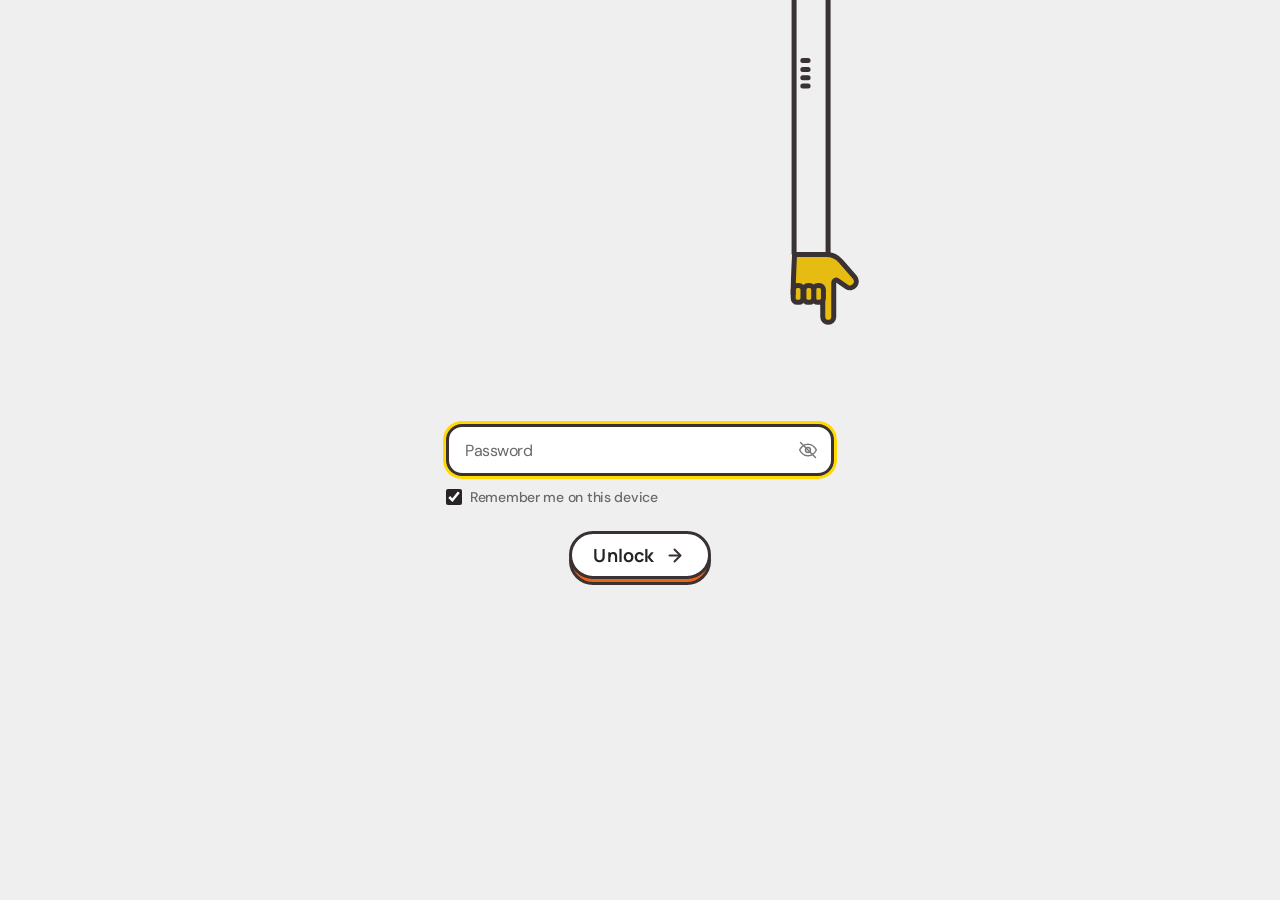
<file: index.html>
<!doctype html>
<html lang="en" class="staticrypt-html">
<head>
<meta charset="utf-8">
<meta name="viewport" content="width=device-width, initial-scale=1">
<meta name="robots" content="noindex, nofollow, noarchive, nosnippet, noimageindex">
<meta name="robots" content="noai, noimageai">
<title>Inken — Portfolio</title>
<link rel="preconnect" href="https://fonts.googleapis.com">
<link rel="preconnect" href="https://fonts.gstatic.com" crossorigin>
<link rel="stylesheet" href="https://fonts.googleapis.com/css2?family=DM+Sans:opsz,wght@9..40,400;9..40,500;9..40,600&family=Gabarito:wght@500;600;700&family=Manrope:wght@700&display=swap">
<link rel="stylesheet" href="css/tokens.css">
<link rel="stylesheet" href="css/typography.css">
<link rel="stylesheet" href="css/buttons.css">
<style>
  /* Layout follows Figma "password" (577:177): an arm reaches down from the top
     of the screen and points at the password field. */
  .hidden { display: none !important; }
  .sr-only { position: absolute; width: 1px; height: 1px; margin: -1px; overflow: hidden; clip: rect(0 0 0 0); white-space: nowrap; }
  body {
    position: relative;
    min-height: 100vh;
    min-height: 100dvh;
    background: var(--bg-main);
    overflow-x: hidden;
  }

  /* The password field sits at the vertical centre of the screen (52px tall,
     so the gate starts 26px above the middle); everything else hangs off it. */
  .gate {
    position: absolute;
    left: 50%;
    top: 50%;
    transform: translate(-50%, -26px);
    width: min(388px, 100vw - 32px);
    padding-bottom: 48px;
  }

  /* Arm: 369×378 drawing above the field; its wrist sits 16px in from the
     field's left edge. The tube's first segment is stretched up to the top
     of the screen in JS. */
  .arm {
    position: absolute;
    left: calc(100% * 16.2 / 388);
    bottom: calc(100% + 14px);
    display: block;
    width: calc(100% * 369.413 / 388);
    height: auto;
    aspect-ratio: 369.413 / 378;
    overflow: visible;
  }

  .field { position: relative; }
  .field input {
    width: 100%; box-sizing: border-box; height: 52px; padding: 0 52px 0 16px;
    font: inherit; font-size: var(--text-body-size); font-weight: var(--weight-regular);
    letter-spacing: var(--text-body-ls); color: var(--fg-header);
    background: var(--bg-white);
    border: 3px solid var(--fg-stroke); border-radius: 16px; outline: none;
  }
  .field input::placeholder { color: var(--fg-body); }
  .field input:focus-visible { box-shadow: 0 0 0 3px var(--brand-yellow-1); }
  .field input[aria-invalid="true"] { border-color: var(--brand-orange-1); }
  .eye {
    position: absolute; top: 0; right: 0; width: 52px; height: 52px;
    border: 0; background: none; cursor: pointer; color: var(--fg-subtitle);
    display: grid; place-items: center;
  }
  .eye:hover { color: var(--fg-header); }
  .eye svg { width: 20px; height: 20px; }
  .eye:focus-visible { outline: 2px solid var(--brand-blue-1); outline-offset: -6px; border-radius: 12px; }

  .error { margin: 8px 0 0; color: var(--brand-orange-1); }
  .error a { color: inherit; text-decoration: underline; text-underline-offset: 2px; }

  .remember { display: flex; align-items: center; gap: 8px; margin-top: 12px; cursor: pointer; }
  .remember input { width: 16px; height: 16px; margin: 0; accent-color: var(--fg-header); }

  .actions { display: flex; justify-content: center; margin-top: 25px; }
  .submit:disabled { opacity: .4; cursor: not-allowed; }

  .loading { position: fixed; inset: 0; display: grid; place-items: center; }
  .spinner { width: 28px; height: 28px; border: 3px solid var(--bg-enhance); border-top-color: var(--fg-header); border-radius: 50%; animation: spin 0.8s linear infinite; }
  @keyframes spin { to { transform: rotate(360deg); } }

</style>
</head>
<body class="staticrypt-body">
  <div id="staticrypt_loading" class="loading"><div class="spinner" aria-label="Loading"></div></div>

  <main id="staticrypt_content" class="gate hidden">
    <h1 class="sr-only">Inken — Portfolio</h1>
    <p class="sr-only">This portfolio contains confidential work. Enter the password to continue.</p>

    <svg class="arm" id="arm" viewBox="0 0 369.413 378" fill="none" aria-hidden="true">
      <!-- tube: a dark stroke with a background-coloured stroke inside reads as an outlined tube -->
      <path class="tube" pathLength="1" stroke="#3A3232" stroke-width="39"/>
      <path class="tube" pathLength="1" stroke="#EFEFEF" stroke-width="29"/>
      <!-- stripes on the tube, revealed as the hand passes them -->
      <g class="stripes" stroke="#3A3232" stroke-width="5" stroke-linecap="round">
        <g><path d="M346.1 53.9164H340.828M346.1 45.8578H340.828M346.1 37.4242H340.828M346.1 28.5004H340.828"/></g>
        <g><path d="M320.244 256.5V261.772M312.186 256.5V261.772M303.752 256.5V261.772M294.828 256.5V261.772"/></g>
        <g><path d="M24.0283 273.56H29.2995M24.0283 281.619H29.2995M24.0283 290.052H29.2995M24.0283 298.976H29.2995"/></g>
      </g>
      <!-- hand, drawn with its wrist centre at the origin, pointing down (+y) -->
      <g id="hand"><g id="hand-poke"><g transform="translate(-20.4 -307.7)" stroke="#3A3232" stroke-width="5" stroke-linecap="round" stroke-linejoin="round">
        <rect x="1.8285" y="307.007" width="33.5749" height="31.5604" fill="#E6BC12" stroke="none"/>
        <path d="M35.3492 307.679L35.6079 307.679C41.2395 307.679 46.5991 310.144 50.3203 314.458L64.0444 330.326C66.041 332.636 66.1537 336.07 64.3097 338.515C62.2733 341.203 58.5322 341.813 55.7795 339.896L46.8047 333.645C45.2128 332.541 43.057 333.699 43.057 335.663L43.057 369.879C43.057 372.987 40.5894 375.5 37.5514 375.5C34.5068 375.5 32.0459 372.981 32.0459 369.879L32.0459 354.85" fill="#E6BC12"/>
        <path d="M27.1639 355.53L28.5472 355.53C30.8687 355.53 32.7508 353.648 32.7508 351.326L32.7508 342.986C32.7508 340.664 30.8687 338.782 28.5472 338.782L27.1639 338.782C24.8423 338.782 22.9603 340.664 22.9603 342.986L22.9603 351.326C22.9603 353.648 24.8423 355.53 27.1639 355.53Z" fill="#E6BC12"/>
        <path d="M17.4475 355.53L18.8308 355.53C21.1524 355.53 23.0344 353.648 23.0344 351.326L23.0344 342.986C23.0344 340.664 21.1524 338.782 18.8308 338.782L17.4475 338.782C15.1259 338.782 13.244 340.664 13.244 342.986L13.244 351.326C13.244 353.648 15.1259 355.53 17.4475 355.53Z" fill="#E6BC12"/>
        <path d="M6.70354 355.53L8.08686 355.53C10.4084 355.53 12.2904 353.648 12.2904 351.326L12.2904 342.986C12.2904 340.664 10.4084 338.782 8.08687 338.782L6.70354 338.782C4.38197 338.782 2.5 340.664 2.5 342.986L2.5 351.326C2.5 353.648 4.38197 355.53 6.70354 355.53Z" fill="#E6BC12"/>
        <path d="M3.843 308.35C3.39533 316.856 2.5 336.687 2.5 347.969" stroke-linecap="butt"/>
        <path d="M3.843 307.679H37.0039" />
      </g></g></g>
    </svg>

    <form id="staticrypt-form" action="#" method="post" novalidate>
      <div class="field">
        <input id="staticrypt-password" type="password" name="password"
               placeholder="Password" aria-label="Password"
               autocomplete="current-password">
        <button type="button" class="eye" id="toggle" aria-label="Show password" title="Show password">
          <svg viewBox="0 0 20 20" fill="none" stroke="currentColor" stroke-width="1.46" stroke-linecap="round" stroke-linejoin="round" aria-hidden="true">
            <path d="M1.667 10s2.916-5.833 8.333-5.833S18.332 10 18.332 10s-2.916 5.833-8.333 5.833S1.667 10 1.667 10Z"/><circle cx="10" cy="10" r="2.5"/>
            <line id="eye-slash" x1="2.5" y1="2.5" x2="17.5" y2="17.5"/>
          </svg>
        </button>
      </div>
      <p id="error" class="error t-label2 hidden" role="alert">That password isn't right. Please try again.</p>
      <p id="insecure" class="error t-label2 hidden" role="alert">This page needs a secure connection to unlock. <a id="secure-link" href="#">Open the secure (https) version</a>.</p>

      <label id="staticrypt-remember-label" class="remember t-label2 hidden">
        <input id="staticrypt-remember" type="checkbox" name="remember" checked>
        Remember me on this device
      </label>

      <div class="actions">
        <button type="submit" class="btn btn--sm submit">Unlock <svg class="btn__icon" viewBox="0 0 24 24" fill="none" stroke="currentColor" stroke-width="2" stroke-linecap="round" stroke-linejoin="round" aria-hidden="true"><path d="M6.5 12.5h10"/><path d="M11.5 6.5l6 6-6 6"/></svg></button>
      </div>
    </form>
  </main>

<script>
  // filled in by staticrypt at build time
  const staticryptInitiator = ((function(){
  const exports = {};
  const cryptoEngine = ((function(){
  const exports = {};
  const { subtle } = crypto;

const IV_BITS = 16 * 8;
const HEX_BITS = 4;
const ENCRYPTION_ALGO = "AES-CBC";

/**
 * Translates between utf8 encoded hexadecimal strings
 * and Uint8Array bytes.
 */
const HexEncoder = {
    /**
     * hex string -> bytes
     * @param {string} hexString
     * @returns {Uint8Array}
     */
    parse: function (hexString) {
        if (hexString.length % 2 !== 0) throw "Invalid hexString";
        const arrayBuffer = new Uint8Array(hexString.length / 2);

        for (let i = 0; i < hexString.length; i += 2) {
            const byteValue = parseInt(hexString.substring(i, i + 2), 16);
            if (isNaN(byteValue)) {
                throw "Invalid hexString";
            }
            arrayBuffer[i / 2] = byteValue;
        }
        return arrayBuffer;
    },

    /**
     * bytes -> hex string
     * @param {Uint8Array} bytes
     * @returns {string}
     */
    stringify: function (bytes) {
        const hexBytes = [];

        for (let i = 0; i < bytes.length; ++i) {
            let byteString = bytes[i].toString(16);
            if (byteString.length < 2) {
                byteString = "0" + byteString;
            }
            hexBytes.push(byteString);
        }
        return hexBytes.join("");
    },
};

/**
 * Translates between utf8 strings and Uint8Array bytes.
 */
const UTF8Encoder = {
    parse: function (str) {
        return new TextEncoder().encode(str);
    },

    stringify: function (bytes) {
        return new TextDecoder().decode(bytes);
    },
};

/**
 * Salt and encrypt a msg with a password.
 */
async function encrypt(msg, hashedPassword) {
    // Must be 16 bytes, unpredictable, and preferably cryptographically random. However, it need not be secret.
    // https://developer.mozilla.org/en-US/docs/Web/API/SubtleCrypto/encrypt#parameters
    const iv = crypto.getRandomValues(new Uint8Array(IV_BITS / 8));

    const key = await subtle.importKey("raw", HexEncoder.parse(hashedPassword), ENCRYPTION_ALGO, false, ["encrypt"]);

    const encrypted = await subtle.encrypt(
        {
            name: ENCRYPTION_ALGO,
            iv: iv,
        },
        key,
        UTF8Encoder.parse(msg)
    );

    // iv will be 32 hex characters, we prepend it to the ciphertext for use in decryption
    return HexEncoder.stringify(iv) + HexEncoder.stringify(new Uint8Array(encrypted));
}
exports.encrypt = encrypt;

/**
 * Decrypt a salted msg using a password.
 *
 * @param {string} encryptedMsg
 * @param {string} hashedPassword
 * @returns {Promise<string>}
 */
async function decrypt(encryptedMsg, hashedPassword) {
    const ivLength = IV_BITS / HEX_BITS;
    const iv = HexEncoder.parse(encryptedMsg.substring(0, ivLength));
    const encrypted = encryptedMsg.substring(ivLength);

    const key = await subtle.importKey("raw", HexEncoder.parse(hashedPassword), ENCRYPTION_ALGO, false, ["decrypt"]);

    const outBuffer = await subtle.decrypt(
        {
            name: ENCRYPTION_ALGO,
            iv: iv,
        },
        key,
        HexEncoder.parse(encrypted)
    );

    return UTF8Encoder.stringify(new Uint8Array(outBuffer));
}
exports.decrypt = decrypt;

/**
 * Salt and hash the password so it can be stored in localStorage without opening a password reuse vulnerability.
 *
 * @param {string} password
 * @param {string} salt
 * @returns {Promise<string>}
 */
async function hashPassword(password, salt) {
    // we hash the password in multiple steps, each adding more iterations. This is because we used to allow less
    // iterations, so for backward compatibility reasons, we need to support going from that to more iterations.
    let hashedPassword = await hashLegacyRound(password, salt);

    hashedPassword = await hashSecondRound(hashedPassword, salt);

    return hashThirdRound(hashedPassword, salt);
}
exports.hashPassword = hashPassword;

/**
 * This hashes the password with 1k iterations. This is a low number, we need this function to support backwards
 * compatibility.
 *
 * @param {string} password
 * @param {string} salt
 * @returns {Promise<string>}
 */
function hashLegacyRound(password, salt) {
    return pbkdf2(password, salt, 1000, "SHA-1");
}
exports.hashLegacyRound = hashLegacyRound;

/**
 * Add a second round of iterations. This is because we used to use 1k, so for backwards compatibility with
 * remember-me/autodecrypt links, we need to support going from that to more iterations.
 *
 * @param hashedPassword
 * @param salt
 * @returns {Promise<string>}
 */
function hashSecondRound(hashedPassword, salt) {
    return pbkdf2(hashedPassword, salt, 14000, "SHA-256");
}
exports.hashSecondRound = hashSecondRound;

/**
 * Add a third round of iterations to bring total number to 600k. This is because we used to use 1k, then 15k, so for
 * backwards compatibility with remember-me/autodecrypt links, we need to support going from that to more iterations.
 *
 * @param hashedPassword
 * @param salt
 * @returns {Promise<string>}
 */
function hashThirdRound(hashedPassword, salt) {
    return pbkdf2(hashedPassword, salt, 585000, "SHA-256");
}
exports.hashThirdRound = hashThirdRound;

/**
 * Salt and hash the password so it can be stored in localStorage without opening a password reuse vulnerability.
 *
 * @param {string} password
 * @param {string} salt
 * @param {int} iterations
 * @param {string} hashAlgorithm
 * @returns {Promise<string>}
 */
async function pbkdf2(password, salt, iterations, hashAlgorithm) {
    const key = await subtle.importKey("raw", UTF8Encoder.parse(password), "PBKDF2", false, ["deriveBits"]);

    const keyBytes = await subtle.deriveBits(
        {
            name: "PBKDF2",
            hash: hashAlgorithm,
            iterations,
            salt: UTF8Encoder.parse(salt),
        },
        key,
        256
    );

    return HexEncoder.stringify(new Uint8Array(keyBytes));
}

function generateRandomSalt() {
    const bytes = crypto.getRandomValues(new Uint8Array(128 / 8));

    return HexEncoder.stringify(new Uint8Array(bytes));
}
exports.generateRandomSalt = generateRandomSalt;

async function signMessage(hashedPassword, message) {
    const key = await subtle.importKey(
        "raw",
        HexEncoder.parse(hashedPassword),
        {
            name: "HMAC",
            hash: "SHA-256",
        },
        false,
        ["sign"]
    );
    const signature = await subtle.sign("HMAC", key, UTF8Encoder.parse(message));

    return HexEncoder.stringify(new Uint8Array(signature));
}
exports.signMessage = signMessage;

function getRandomAlphanum() {
    const possibleCharacters = "abcdefghijklmnopqrstuvwxyzABCDEFGHIJKLMNOPQRSTUVWXYZ0123456789";

    let byteArray;
    let parsedInt;

    // Keep generating new random bytes until we get a value that falls
    // within a range that can be evenly divided by possibleCharacters.length
    do {
        byteArray = crypto.getRandomValues(new Uint8Array(1));
        // extract the lowest byte to get an int from 0 to 255 (probably unnecessary, since we're only generating 1 byte)
        parsedInt = byteArray[0] & 0xff;
    } while (parsedInt >= 256 - (256 % possibleCharacters.length));

    // Take the modulo of the parsed integer to get a random number between 0 and totalLength - 1
    const randomIndex = parsedInt % possibleCharacters.length;

    return possibleCharacters[randomIndex];
}

/**
 * Generate a random string of a given length.
 *
 * @param {int} length
 * @returns {string}
 */
function generateRandomString(length) {
    let randomString = "";

    for (let i = 0; i < length; i++) {
        randomString += getRandomAlphanum();
    }

    return randomString;
}
exports.generateRandomString = generateRandomString;

  return exports;
})());
const codec = ((function(){
  const exports = {};
  /**
 * Initialize the codec with the provided cryptoEngine - this return functions to encode and decode messages.
 *
 * @param cryptoEngine - the engine to use for encryption / decryption
 */
function init(cryptoEngine) {
    const exports = {};

    /**
     * Top-level function for encoding a message.
     * Includes password hashing, encryption, and signing.
     *
     * @param {string} msg
     * @param {string} password
     * @param {string} salt
     *
     * @returns {string} The encoded text
     */
    async function encode(msg, password, salt) {
        const hashedPassword = await cryptoEngine.hashPassword(password, salt);

        const encrypted = await cryptoEngine.encrypt(msg, hashedPassword);

        // we use the hashed password in the HMAC because this is effectively what will be used a password (so we can store
        // it in localStorage safely, we don't use the clear text password)
        const hmac = await cryptoEngine.signMessage(hashedPassword, encrypted);

        return hmac + encrypted;
    }
    exports.encode = encode;

    /**
     * Encode using a password that has already been hashed. This is useful to encode multiple messages in a row, that way
     * we don't need to hash the password multiple times.
     *
     * @param {string} msg
     * @param {string} hashedPassword
     *
     * @returns {string} The encoded text
     */
    async function encodeWithHashedPassword(msg, hashedPassword) {
        const encrypted = await cryptoEngine.encrypt(msg, hashedPassword);

        // we use the hashed password in the HMAC because this is effectively what will be used a password (so we can store
        // it in localStorage safely, we don't use the clear text password)
        const hmac = await cryptoEngine.signMessage(hashedPassword, encrypted);

        return hmac + encrypted;
    }
    exports.encodeWithHashedPassword = encodeWithHashedPassword;

    /**
     * Top-level function for decoding a message.
     * Includes signature check and decryption.
     *
     * @param {string} signedMsg
     * @param {string} hashedPassword
     * @param {string} salt
     * @param {int} backwardCompatibleAttempt
     * @param {string} originalPassword
     *
     * @returns {Object} {success: true, decoded: string} | {success: false, message: string}
     */
    async function decode(signedMsg, hashedPassword, salt, backwardCompatibleAttempt = 0, originalPassword = "") {
        const encryptedHMAC = signedMsg.substring(0, 64);
        const encryptedMsg = signedMsg.substring(64);
        const decryptedHMAC = await cryptoEngine.signMessage(hashedPassword, encryptedMsg);

        if (decryptedHMAC !== encryptedHMAC) {
            // we have been raising the number of iterations in the hashing algorithm multiple times, so to support the old
            // remember-me/autodecrypt links we need to try bringing the old hashes up to speed.
            originalPassword = originalPassword || hashedPassword;
            if (backwardCompatibleAttempt === 0) {
                const updatedHashedPassword = await cryptoEngine.hashThirdRound(originalPassword, salt);

                return decode(signedMsg, updatedHashedPassword, salt, backwardCompatibleAttempt + 1, originalPassword);
            }
            if (backwardCompatibleAttempt === 1) {
                let updatedHashedPassword = await cryptoEngine.hashSecondRound(originalPassword, salt);
                updatedHashedPassword = await cryptoEngine.hashThirdRound(updatedHashedPassword, salt);

                return decode(signedMsg, updatedHashedPassword, salt, backwardCompatibleAttempt + 1, originalPassword);
            }

            return { success: false, message: "Signature mismatch" };
        }

        return {
            success: true,
            decoded: await cryptoEngine.decrypt(encryptedMsg, hashedPassword),
        };
    }
    exports.decode = decode;

    return exports;
}
exports.init = init;

  return exports;
})());
const decode = codec.init(cryptoEngine).decode;

/**
 * Initialize the staticrypt module, that exposes functions callbable by the password_template.
 *
 * @param {{
 *  staticryptEncryptedMsgUniqueVariableName: string,
 *  isRememberEnabled: boolean,
 *  rememberDurationInDays: number,
 *  staticryptSaltUniqueVariableName: string,
 * }} staticryptConfig - object of data that is stored on the password_template at encryption time.
 *
 * @param {{
 *  rememberExpirationKey: string,
 *  rememberPassphraseKey: string,
 *  replaceHtmlCallback: function,
 *  clearLocalStorageCallback: function,
 * }} templateConfig - object of data that can be configured by a custom password_template.
 */
function init(staticryptConfig, templateConfig) {
    const exports = {};

    /**
     * Decrypt our encrypted page, replace the whole HTML.
     *
     * @param {string} hashedPassword
     * @returns {Promise<boolean>}
     */
    async function decryptAndReplaceHtml(hashedPassword) {
        const { staticryptEncryptedMsgUniqueVariableName, staticryptSaltUniqueVariableName } = staticryptConfig;
        const { replaceHtmlCallback } = templateConfig;

        const result = await decode(
            staticryptEncryptedMsgUniqueVariableName,
            hashedPassword,
            staticryptSaltUniqueVariableName
        );
        if (!result.success) {
            return false;
        }
        const plainHTML = result.decoded;

        // if the user configured a callback call it, otherwise just replace the whole HTML
        if (typeof replaceHtmlCallback === "function") {
            replaceHtmlCallback(plainHTML);
        } else {
            document.write(plainHTML);
            document.close();
        }

        return true;
    }

    /**
     * Attempt to decrypt the page and replace the whole HTML.
     *
     * @param {string} password
     * @param {boolean} isRememberChecked
     *
     * @returns {Promise<{isSuccessful: boolean, hashedPassword?: string}>} - we return an object, so that if we want to
     *   expose more information in the future we can do it without breaking the password_template
     */
    async function handleDecryptionOfPage(password, isRememberChecked) {
        const { staticryptSaltUniqueVariableName } = staticryptConfig;

        // decrypt and replace the whole page
        const hashedPassword = await cryptoEngine.hashPassword(password, staticryptSaltUniqueVariableName);
        return handleDecryptionOfPageFromHash(hashedPassword, isRememberChecked);
    }
    exports.handleDecryptionOfPage = handleDecryptionOfPage;

    async function handleDecryptionOfPageFromHash(hashedPassword, isRememberChecked) {
        const { isRememberEnabled, rememberDurationInDays } = staticryptConfig;
        const { rememberExpirationKey, rememberPassphraseKey } = templateConfig;

        const isDecryptionSuccessful = await decryptAndReplaceHtml(hashedPassword);

        if (!isDecryptionSuccessful) {
            return {
                isSuccessful: false,
                hashedPassword,
            };
        }

        // remember the hashedPassword and set its expiration if necessary
        if (isRememberEnabled && isRememberChecked) {
            window.localStorage.setItem(rememberPassphraseKey, hashedPassword);

            // set the expiration if the duration isn't 0 (meaning no expiration)
            if (rememberDurationInDays > 0) {
                window.localStorage.setItem(
                    rememberExpirationKey,
                    (new Date().getTime() + rememberDurationInDays * 24 * 60 * 60 * 1000).toString()
                );
            }
        }

        return {
            isSuccessful: true,
            hashedPassword,
        };
    }
    exports.handleDecryptionOfPageFromHash = handleDecryptionOfPageFromHash;

    /**
     * Clear localstorage from staticrypt related values
     */
    function clearLocalStorage() {
        const { clearLocalStorageCallback, rememberExpirationKey, rememberPassphraseKey } = templateConfig;

        if (typeof clearLocalStorageCallback === "function") {
            clearLocalStorageCallback();
        } else {
            localStorage.removeItem(rememberPassphraseKey);
            localStorage.removeItem(rememberExpirationKey);
        }
    }

    async function handleDecryptOnLoad() {
        let isSuccessful = await decryptOnLoadFromUrl();

        if (!isSuccessful) {
            isSuccessful = await decryptOnLoadFromRememberMe();
        }

        return { isSuccessful };
    }
    exports.handleDecryptOnLoad = handleDecryptOnLoad;

    /**
     * Clear storage if we are logging out
     *
     * @returns {boolean} - whether we logged out
     */
    function logoutIfNeeded() {
        const logoutKey = "staticrypt_logout";

        // handle logout through query param
        const queryParams = new URLSearchParams(window.location.search);
        if (queryParams.has(logoutKey)) {
            clearLocalStorage();
            return true;
        }

        // handle logout through URL fragment
        const hash = window.location.hash.substring(1);
        if (hash.includes(logoutKey)) {
            clearLocalStorage();
            return true;
        }

        return false;
    }

    /**
     * To be called on load: check if we want to try to decrypt and replace the HTML with the decrypted content, and
     * try to do it if needed.
     *
     * @returns {Promise<boolean>} true if we derypted and replaced the whole page, false otherwise
     */
    async function decryptOnLoadFromRememberMe() {
        const { rememberDurationInDays } = staticryptConfig;
        const { rememberExpirationKey, rememberPassphraseKey } = templateConfig;

        // if we are login out, terminate
        if (logoutIfNeeded()) {
            return false;
        }

        // if there is expiration configured, check if we're not beyond the expiration
        if (rememberDurationInDays && rememberDurationInDays > 0) {
            const expiration = localStorage.getItem(rememberExpirationKey),
                isExpired = expiration && new Date().getTime() > parseInt(expiration);

            if (isExpired) {
                clearLocalStorage();
                return false;
            }
        }

        const hashedPassword = localStorage.getItem(rememberPassphraseKey);

        if (hashedPassword) {
            // try to decrypt
            const isDecryptionSuccessful = await decryptAndReplaceHtml(hashedPassword);

            // if the decryption is unsuccessful the password might be wrong - silently clear the saved data and let
            // the user fill the password form again
            if (!isDecryptionSuccessful) {
                clearLocalStorage();
                return false;
            }

            return true;
        }

        return false;
    }

    async function decryptOnLoadFromUrl() {
        const passwordKey = "staticrypt_pwd";
        const rememberMeKey = "remember_me";

        // try to get the password from the query param (for backward compatibility - we now want to avoid this method,
        // since it sends the hashed password to the server which isn't needed)
        const queryParams = new URLSearchParams(window.location.search);
        const hashedPasswordQuery = queryParams.get(passwordKey);
        const rememberMeQuery = queryParams.get(rememberMeKey);

        const urlFragment = window.location.hash.substring(1);
        // get the password from the url fragment
        const hashedPasswordRegexMatch = urlFragment.match(new RegExp(passwordKey + "=([^&]*)"));
        const hashedPasswordFragment = hashedPasswordRegexMatch ? hashedPasswordRegexMatch[1] : null;
        const rememberMeFragment = urlFragment.includes(rememberMeKey);

        const hashedPassword = hashedPasswordFragment || hashedPasswordQuery;
        const rememberMe = rememberMeFragment || rememberMeQuery;

        if (hashedPassword) {
            return handleDecryptionOfPageFromHash(hashedPassword, rememberMe);
        }

        return false;
    }

    return exports;
}
exports.init = init;

  return exports;
})());
  const templateToggleAltShow = "Show password",
      templateToggleAltHide = "Hide password",
      isRememberEnabled = true,
      staticryptConfig = {"staticryptEncryptedMsgUniqueVariableName":"[base64]","isRememberEnabled":true,"rememberDurationInDays":30,"staticryptSaltUniqueVariableName":"8416d9dc185514ecc7b9c62ba1b47d3d"};

  const staticrypt = staticryptInitiator.init(staticryptConfig, {
    rememberExpirationKey: "staticrypt_expiration",
    rememberPassphraseKey: "staticrypt_passphrase",
    replaceHtmlCallback: null,
    clearLocalStorageCallback: null,
  });

  const input = document.getElementById("staticrypt-password");
  const error = document.getElementById("error");
  const reduceMotion = window.matchMedia("(prefers-reduced-motion: reduce)").matches;

  // ---------- Arm: the hand travels down the tube like a snake ----------
  const arm = (() => {
    const svg = document.getElementById("arm");
    const tubes = [...svg.querySelectorAll(".tube")];
    const hand = document.getElementById("hand");
    const poke = document.getElementById("hand-poke");
    const stripes = [...svg.querySelectorAll(".stripes > g")];
    const VIEW_W = 369.413;
    let length = 0, stripeAt = [], progress = 0;

    // Centre line of the tube: down from above the screen, round the corner,
    // left along the bottom, and down into the wrist.
    function layout() {
      const box = svg.getBoundingClientRect();
      const scale = box.width / VIEW_W;
      const top = -((box.top + window.scrollY) / scale) - 20;
      const d = `M349.1 ${top.toFixed(1)} V233.3 A20 20 0 0 1 329.1 253.3 H37.4 A17 17 0 0 0 20.4 270.3 V307.7`;
      tubes.forEach(t => t.setAttribute("d", d));
      length = tubes[0].getTotalLength();
      // where along the tube each stripe sits, so it appears as the hand goes past
      stripeAt = stripes.map(g => {
        const b = g.getBBox(), cx = b.x + b.width / 2, cy = b.y + b.height / 2;
        let best = 0, bestDist = Infinity;
        for (let i = 0; i <= 400; i++) {
          const p = tubes[0].getPointAtLength(length * i / 400);
          const dist = (p.x - cx) ** 2 + (p.y - cy) ** 2;
          if (dist < bestDist) { bestDist = dist; best = i / 400; }
        }
        return best;
      });
      draw(progress);
    }

    function draw(p) {
      progress = p;
      tubes.forEach(t => { t.style.strokeDasharray = "1 1"; t.style.strokeDashoffset = String(1 - p); });
      stripes.forEach((g, i) => { g.style.opacity = p >= stripeAt[i] ? 1 : 0; });
      const at = Math.max(0.5, length * p);
      const a = tubes[0].getPointAtLength(at - 0.5), b = tubes[0].getPointAtLength(at);
      const angle = Math.atan2(b.y - a.y, b.x - a.x) * 180 / Math.PI - 90;  // hand points along the tube
      hand.setAttribute("transform", `translate(${b.x.toFixed(2)} ${b.y.toFixed(2)}) rotate(${angle.toFixed(2)})`);
    }

    const ease = t => t < .5 ? 4 * t * t * t : 1 - Math.pow(-2 * t + 2, 3) / 2;  // easeInOutCubic

    function play(onDone) {
      layout();
      if (reduceMotion) { draw(1); onDone && onDone(); return; }
      const DURATION = 2800, start = performance.now();
      const step = now => {
        const t = Math.min(1, (now - start) / DURATION);
        draw(ease(t));
        if (t < 1) return requestAnimationFrame(step);
        // two little pokes at the field
        poke.animate([
          { transform: "translateY(0)" }, { transform: "translateY(7px)" }, { transform: "translateY(0)" },
          { transform: "translateY(5px)" }, { transform: "translateY(0)" },
        ], { duration: 650, easing: "ease-in-out" });
        onDone && onDone();
      };
      draw(0);
      requestAnimationFrame(step);
    }

    window.addEventListener("resize", () => { if (length) layout(); });
    return { play };
  })();

  // Decryption uses the browser's Web Crypto API, which only exists on https
  // (and localhost). On plain http it is missing, so say so instead of failing silently.
  const canDecrypt = !!(window.crypto && window.crypto.subtle);

  function showForm() {
    document.getElementById("staticrypt_loading").classList.add("hidden");
    const gate = document.getElementById("staticrypt_content");
    gate.classList.remove("hidden");
    if (isRememberEnabled) document.getElementById("staticrypt-remember-label").classList.remove("hidden");
    if (!canDecrypt) {
      document.getElementById("secure-link").href = "https://" + location.host + location.pathname;
      document.getElementById("insecure").classList.remove("hidden");
      document.querySelector("#staticrypt-form .submit").disabled = true;
    }
    // The form is usable straight away; the hand takes its time on the way down
    if (canDecrypt) input.focus({ preventScroll: true });
    arm.play();
  }

  window.onload = async function () {
    if (!canDecrypt) return showForm();
    try {
      const { isSuccessful } = await staticrypt.handleDecryptOnLoad();
      if (!isSuccessful) showForm();
    } catch (err) {
      showForm();
    }
  };

  const toggle = document.getElementById("toggle");
  toggle.addEventListener("click", function () {
    const show = input.type === "password";
    input.type = show ? "text" : "password";
    document.getElementById("eye-slash").style.display = show ? "none" : "";
    const label = show ? templateToggleAltHide : templateToggleAltShow;
    toggle.setAttribute("aria-label", label);
    toggle.title = label;
  });

  input.addEventListener("input", function () {
    error.classList.add("hidden");
    input.removeAttribute("aria-invalid");
  });

  document.getElementById("staticrypt-form").addEventListener("submit", async function (e) {
    e.preventDefault();
    const remember = document.getElementById("staticrypt-remember").checked;
    let isSuccessful = false;
    try {
      ({ isSuccessful } = await staticrypt.handleDecryptionOfPage(input.value, remember));
    } catch (err) {
      isSuccessful = false;
    }
    if (!isSuccessful) {
      error.classList.remove("hidden");
      input.setAttribute("aria-invalid", "true");
      input.select();
    }
  });
</script>
</body>
</html>
</file>
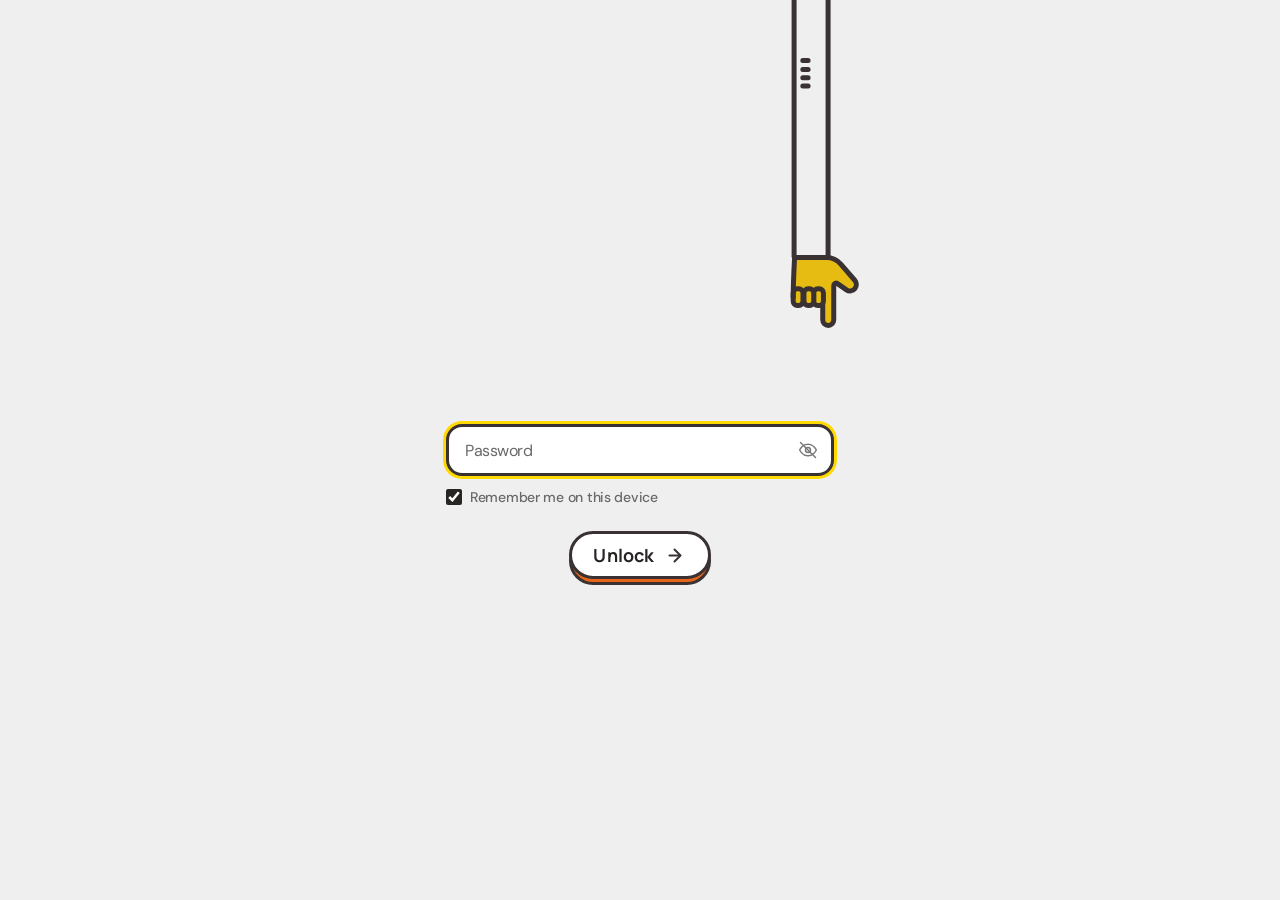
<file: ads-format.html>
<!doctype html>
<html lang="en" class="staticrypt-html">
<head>
<meta charset="utf-8">
<meta name="viewport" content="width=device-width, initial-scale=1">
<meta name="robots" content="noindex, nofollow, noarchive, nosnippet, noimageindex">
<meta name="robots" content="noai, noimageai">
<title>Inken — Portfolio</title>
<link rel="preconnect" href="https://fonts.googleapis.com">
<link rel="preconnect" href="https://fonts.gstatic.com" crossorigin>
<link rel="stylesheet" href="https://fonts.googleapis.com/css2?family=DM+Sans:opsz,wght@9..40,400;9..40,500;9..40,600&family=Gabarito:wght@500;600;700&family=Manrope:wght@700&display=swap">
<link rel="stylesheet" href="css/tokens.css">
<link rel="stylesheet" href="css/typography.css">
<link rel="stylesheet" href="css/buttons.css">
<style>
  /* Layout follows Figma "password" (577:177): an arm reaches down from the top
     of the screen and points at the password field. */
  .hidden { display: none !important; }
  .sr-only { position: absolute; width: 1px; height: 1px; margin: -1px; overflow: hidden; clip: rect(0 0 0 0); white-space: nowrap; }
  body {
    position: relative;
    min-height: 100vh;
    min-height: 100dvh;
    background: var(--bg-main);
    overflow-x: hidden;
  }

  /* The password field sits at the vertical centre of the screen (52px tall,
     so the gate starts 26px above the middle); everything else hangs off it. */
  .gate {
    position: absolute;
    left: 50%;
    top: 50%;
    transform: translate(-50%, -26px);
    width: min(388px, 100vw - 32px);
    padding-bottom: 48px;
  }

  /* Arm: 369×378 drawing above the field; its wrist sits 16px in from the
     field's left edge. The tube's first segment is stretched up to the top
     of the screen in JS. */
  .arm {
    position: absolute;
    left: calc(100% * 16.2 / 388);
    bottom: calc(100% + 14px);
    display: block;
    width: calc(100% * 369.413 / 388);
    height: auto;
    aspect-ratio: 369.413 / 378;
    overflow: visible;
  }

  .field { position: relative; }
  .field input {
    width: 100%; box-sizing: border-box; height: 52px; padding: 0 52px 0 16px;
    font: inherit; font-size: var(--text-body-size); font-weight: var(--weight-regular);
    letter-spacing: var(--text-body-ls); color: var(--fg-header);
    background: var(--bg-white);
    border: 3px solid var(--fg-stroke); border-radius: 16px; outline: none;
  }
  .field input::placeholder { color: var(--fg-body); }
  .field input:focus-visible { box-shadow: 0 0 0 3px var(--brand-yellow-1); }
  .field input[aria-invalid="true"] { border-color: var(--brand-orange-1); }
  .eye {
    position: absolute; top: 0; right: 0; width: 52px; height: 52px;
    border: 0; background: none; cursor: pointer; color: var(--fg-subtitle);
    display: grid; place-items: center;
  }
  .eye:hover { color: var(--fg-header); }
  .eye svg { width: 20px; height: 20px; }
  .eye:focus-visible { outline: 2px solid var(--brand-blue-1); outline-offset: -6px; border-radius: 12px; }

  .error { margin: 8px 0 0; color: var(--brand-orange-1); }
  .error a { color: inherit; text-decoration: underline; text-underline-offset: 2px; }

  .remember { display: flex; align-items: center; gap: 8px; margin-top: 12px; cursor: pointer; }
  .remember input { width: 16px; height: 16px; margin: 0; accent-color: var(--fg-header); }

  .actions { display: flex; justify-content: center; margin-top: 25px; }
  .submit:disabled { opacity: .4; cursor: not-allowed; }

  .loading { position: fixed; inset: 0; display: grid; place-items: center; }
  .spinner { width: 28px; height: 28px; border: 3px solid var(--bg-enhance); border-top-color: var(--fg-header); border-radius: 50%; animation: spin 0.8s linear infinite; }
  @keyframes spin { to { transform: rotate(360deg); } }

</style>
</head>
<body class="staticrypt-body">
  <div id="staticrypt_loading" class="loading"><div class="spinner" aria-label="Loading"></div></div>

  <main id="staticrypt_content" class="gate hidden">
    <h1 class="sr-only">Inken — Portfolio</h1>
    <p class="sr-only">This portfolio contains confidential work. Enter the password to continue.</p>

    <svg class="arm" id="arm" viewBox="0 0 369.413 378" fill="none" aria-hidden="true">
      <!-- tube: a dark stroke with a background-coloured stroke inside reads as an outlined tube -->
      <path class="tube" pathLength="1" stroke="#3A3232" stroke-width="39"/>
      <path class="tube" pathLength="1" stroke="#EFEFEF" stroke-width="29"/>
      <!-- stripes on the tube, revealed as the hand passes them -->
      <g class="stripes" stroke="#3A3232" stroke-width="5" stroke-linecap="round">
        <g><path d="M346.1 53.9164H340.828M346.1 45.8578H340.828M346.1 37.4242H340.828M346.1 28.5004H340.828"/></g>
        <g><path d="M320.244 256.5V261.772M312.186 256.5V261.772M303.752 256.5V261.772M294.828 256.5V261.772"/></g>
        <g><path d="M24.0283 273.56H29.2995M24.0283 281.619H29.2995M24.0283 290.052H29.2995M24.0283 298.976H29.2995"/></g>
      </g>
      <!-- hand, drawn with its wrist centre at the origin, pointing down (+y) -->
      <g id="hand"><g id="hand-poke"><g transform="translate(-20.4 -307.7)" stroke="#3A3232" stroke-width="5" stroke-linecap="round" stroke-linejoin="round">
        <rect x="1.8285" y="307.007" width="33.5749" height="31.5604" fill="#E6BC12" stroke="none"/>
        <path d="M35.3492 307.679L35.6079 307.679C41.2395 307.679 46.5991 310.144 50.3203 314.458L64.0444 330.326C66.041 332.636 66.1537 336.07 64.3097 338.515C62.2733 341.203 58.5322 341.813 55.7795 339.896L46.8047 333.645C45.2128 332.541 43.057 333.699 43.057 335.663L43.057 369.879C43.057 372.987 40.5894 375.5 37.5514 375.5C34.5068 375.5 32.0459 372.981 32.0459 369.879L32.0459 354.85" fill="#E6BC12"/>
        <path d="M27.1639 355.53L28.5472 355.53C30.8687 355.53 32.7508 353.648 32.7508 351.326L32.7508 342.986C32.7508 340.664 30.8687 338.782 28.5472 338.782L27.1639 338.782C24.8423 338.782 22.9603 340.664 22.9603 342.986L22.9603 351.326C22.9603 353.648 24.8423 355.53 27.1639 355.53Z" fill="#E6BC12"/>
        <path d="M17.4475 355.53L18.8308 355.53C21.1524 355.53 23.0344 353.648 23.0344 351.326L23.0344 342.986C23.0344 340.664 21.1524 338.782 18.8308 338.782L17.4475 338.782C15.1259 338.782 13.244 340.664 13.244 342.986L13.244 351.326C13.244 353.648 15.1259 355.53 17.4475 355.53Z" fill="#E6BC12"/>
        <path d="M6.70354 355.53L8.08686 355.53C10.4084 355.53 12.2904 353.648 12.2904 351.326L12.2904 342.986C12.2904 340.664 10.4084 338.782 8.08687 338.782L6.70354 338.782C4.38197 338.782 2.5 340.664 2.5 342.986L2.5 351.326C2.5 353.648 4.38197 355.53 6.70354 355.53Z" fill="#E6BC12"/>
        <path d="M3.843 308.35C3.39533 316.856 2.5 336.687 2.5 347.969" stroke-linecap="butt"/>
        <path d="M3.843 307.679H37.0039" />
      </g></g></g>
    </svg>

    <form id="staticrypt-form" action="#" method="post" novalidate>
      <div class="field">
        <input id="staticrypt-password" type="password" name="password"
               placeholder="Password" aria-label="Password"
               autocomplete="current-password">
        <button type="button" class="eye" id="toggle" aria-label="Show password" title="Show password">
          <svg viewBox="0 0 20 20" fill="none" stroke="currentColor" stroke-width="1.46" stroke-linecap="round" stroke-linejoin="round" aria-hidden="true">
            <path d="M1.667 10s2.916-5.833 8.333-5.833S18.332 10 18.332 10s-2.916 5.833-8.333 5.833S1.667 10 1.667 10Z"/><circle cx="10" cy="10" r="2.5"/>
            <line id="eye-slash" x1="2.5" y1="2.5" x2="17.5" y2="17.5"/>
          </svg>
        </button>
      </div>
      <p id="error" class="error t-label2 hidden" role="alert">That password isn't right. Please try again.</p>
      <p id="insecure" class="error t-label2 hidden" role="alert">This page needs a secure connection to unlock. <a id="secure-link" href="#">Open the secure (https) version</a>.</p>

      <label id="staticrypt-remember-label" class="remember t-label2 hidden">
        <input id="staticrypt-remember" type="checkbox" name="remember" checked>
        Remember me on this device
      </label>

      <div class="actions">
        <button type="submit" class="btn btn--sm submit">Unlock <svg class="btn__icon" viewBox="0 0 24 24" fill="none" stroke="currentColor" stroke-width="2" stroke-linecap="round" stroke-linejoin="round" aria-hidden="true"><path d="M6.5 12.5h10"/><path d="M11.5 6.5l6 6-6 6"/></svg></button>
      </div>
    </form>
  </main>

<script>
  // filled in by staticrypt at build time
  const staticryptInitiator = ((function(){
  const exports = {};
  const cryptoEngine = ((function(){
  const exports = {};
  const { subtle } = crypto;

const IV_BITS = 16 * 8;
const HEX_BITS = 4;
const ENCRYPTION_ALGO = "AES-CBC";

/**
 * Translates between utf8 encoded hexadecimal strings
 * and Uint8Array bytes.
 */
const HexEncoder = {
    /**
     * hex string -> bytes
     * @param {string} hexString
     * @returns {Uint8Array}
     */
    parse: function (hexString) {
        if (hexString.length % 2 !== 0) throw "Invalid hexString";
        const arrayBuffer = new Uint8Array(hexString.length / 2);

        for (let i = 0; i < hexString.length; i += 2) {
            const byteValue = parseInt(hexString.substring(i, i + 2), 16);
            if (isNaN(byteValue)) {
                throw "Invalid hexString";
            }
            arrayBuffer[i / 2] = byteValue;
        }
        return arrayBuffer;
    },

    /**
     * bytes -> hex string
     * @param {Uint8Array} bytes
     * @returns {string}
     */
    stringify: function (bytes) {
        const hexBytes = [];

        for (let i = 0; i < bytes.length; ++i) {
            let byteString = bytes[i].toString(16);
            if (byteString.length < 2) {
                byteString = "0" + byteString;
            }
            hexBytes.push(byteString);
        }
        return hexBytes.join("");
    },
};

/**
 * Translates between utf8 strings and Uint8Array bytes.
 */
const UTF8Encoder = {
    parse: function (str) {
        return new TextEncoder().encode(str);
    },

    stringify: function (bytes) {
        return new TextDecoder().decode(bytes);
    },
};

/**
 * Salt and encrypt a msg with a password.
 */
async function encrypt(msg, hashedPassword) {
    // Must be 16 bytes, unpredictable, and preferably cryptographically random. However, it need not be secret.
    // https://developer.mozilla.org/en-US/docs/Web/API/SubtleCrypto/encrypt#parameters
    const iv = crypto.getRandomValues(new Uint8Array(IV_BITS / 8));

    const key = await subtle.importKey("raw", HexEncoder.parse(hashedPassword), ENCRYPTION_ALGO, false, ["encrypt"]);

    const encrypted = await subtle.encrypt(
        {
            name: ENCRYPTION_ALGO,
            iv: iv,
        },
        key,
        UTF8Encoder.parse(msg)
    );

    // iv will be 32 hex characters, we prepend it to the ciphertext for use in decryption
    return HexEncoder.stringify(iv) + HexEncoder.stringify(new Uint8Array(encrypted));
}
exports.encrypt = encrypt;

/**
 * Decrypt a salted msg using a password.
 *
 * @param {string} encryptedMsg
 * @param {string} hashedPassword
 * @returns {Promise<string>}
 */
async function decrypt(encryptedMsg, hashedPassword) {
    const ivLength = IV_BITS / HEX_BITS;
    const iv = HexEncoder.parse(encryptedMsg.substring(0, ivLength));
    const encrypted = encryptedMsg.substring(ivLength);

    const key = await subtle.importKey("raw", HexEncoder.parse(hashedPassword), ENCRYPTION_ALGO, false, ["decrypt"]);

    const outBuffer = await subtle.decrypt(
        {
            name: ENCRYPTION_ALGO,
            iv: iv,
        },
        key,
        HexEncoder.parse(encrypted)
    );

    return UTF8Encoder.stringify(new Uint8Array(outBuffer));
}
exports.decrypt = decrypt;

/**
 * Salt and hash the password so it can be stored in localStorage without opening a password reuse vulnerability.
 *
 * @param {string} password
 * @param {string} salt
 * @returns {Promise<string>}
 */
async function hashPassword(password, salt) {
    // we hash the password in multiple steps, each adding more iterations. This is because we used to allow less
    // iterations, so for backward compatibility reasons, we need to support going from that to more iterations.
    let hashedPassword = await hashLegacyRound(password, salt);

    hashedPassword = await hashSecondRound(hashedPassword, salt);

    return hashThirdRound(hashedPassword, salt);
}
exports.hashPassword = hashPassword;

/**
 * This hashes the password with 1k iterations. This is a low number, we need this function to support backwards
 * compatibility.
 *
 * @param {string} password
 * @param {string} salt
 * @returns {Promise<string>}
 */
function hashLegacyRound(password, salt) {
    return pbkdf2(password, salt, 1000, "SHA-1");
}
exports.hashLegacyRound = hashLegacyRound;

/**
 * Add a second round of iterations. This is because we used to use 1k, so for backwards compatibility with
 * remember-me/autodecrypt links, we need to support going from that to more iterations.
 *
 * @param hashedPassword
 * @param salt
 * @returns {Promise<string>}
 */
function hashSecondRound(hashedPassword, salt) {
    return pbkdf2(hashedPassword, salt, 14000, "SHA-256");
}
exports.hashSecondRound = hashSecondRound;

/**
 * Add a third round of iterations to bring total number to 600k. This is because we used to use 1k, then 15k, so for
 * backwards compatibility with remember-me/autodecrypt links, we need to support going from that to more iterations.
 *
 * @param hashedPassword
 * @param salt
 * @returns {Promise<string>}
 */
function hashThirdRound(hashedPassword, salt) {
    return pbkdf2(hashedPassword, salt, 585000, "SHA-256");
}
exports.hashThirdRound = hashThirdRound;

/**
 * Salt and hash the password so it can be stored in localStorage without opening a password reuse vulnerability.
 *
 * @param {string} password
 * @param {string} salt
 * @param {int} iterations
 * @param {string} hashAlgorithm
 * @returns {Promise<string>}
 */
async function pbkdf2(password, salt, iterations, hashAlgorithm) {
    const key = await subtle.importKey("raw", UTF8Encoder.parse(password), "PBKDF2", false, ["deriveBits"]);

    const keyBytes = await subtle.deriveBits(
        {
            name: "PBKDF2",
            hash: hashAlgorithm,
            iterations,
            salt: UTF8Encoder.parse(salt),
        },
        key,
        256
    );

    return HexEncoder.stringify(new Uint8Array(keyBytes));
}

function generateRandomSalt() {
    const bytes = crypto.getRandomValues(new Uint8Array(128 / 8));

    return HexEncoder.stringify(new Uint8Array(bytes));
}
exports.generateRandomSalt = generateRandomSalt;

async function signMessage(hashedPassword, message) {
    const key = await subtle.importKey(
        "raw",
        HexEncoder.parse(hashedPassword),
        {
            name: "HMAC",
            hash: "SHA-256",
        },
        false,
        ["sign"]
    );
    const signature = await subtle.sign("HMAC", key, UTF8Encoder.parse(message));

    return HexEncoder.stringify(new Uint8Array(signature));
}
exports.signMessage = signMessage;

function getRandomAlphanum() {
    const possibleCharacters = "abcdefghijklmnopqrstuvwxyzABCDEFGHIJKLMNOPQRSTUVWXYZ0123456789";

    let byteArray;
    let parsedInt;

    // Keep generating new random bytes until we get a value that falls
    // within a range that can be evenly divided by possibleCharacters.length
    do {
        byteArray = crypto.getRandomValues(new Uint8Array(1));
        // extract the lowest byte to get an int from 0 to 255 (probably unnecessary, since we're only generating 1 byte)
        parsedInt = byteArray[0] & 0xff;
    } while (parsedInt >= 256 - (256 % possibleCharacters.length));

    // Take the modulo of the parsed integer to get a random number between 0 and totalLength - 1
    const randomIndex = parsedInt % possibleCharacters.length;

    return possibleCharacters[randomIndex];
}

/**
 * Generate a random string of a given length.
 *
 * @param {int} length
 * @returns {string}
 */
function generateRandomString(length) {
    let randomString = "";

    for (let i = 0; i < length; i++) {
        randomString += getRandomAlphanum();
    }

    return randomString;
}
exports.generateRandomString = generateRandomString;

  return exports;
})());
const codec = ((function(){
  const exports = {};
  /**
 * Initialize the codec with the provided cryptoEngine - this return functions to encode and decode messages.
 *
 * @param cryptoEngine - the engine to use for encryption / decryption
 */
function init(cryptoEngine) {
    const exports = {};

    /**
     * Top-level function for encoding a message.
     * Includes password hashing, encryption, and signing.
     *
     * @param {string} msg
     * @param {string} password
     * @param {string} salt
     *
     * @returns {string} The encoded text
     */
    async function encode(msg, password, salt) {
        const hashedPassword = await cryptoEngine.hashPassword(password, salt);

        const encrypted = await cryptoEngine.encrypt(msg, hashedPassword);

        // we use the hashed password in the HMAC because this is effectively what will be used a password (so we can store
        // it in localStorage safely, we don't use the clear text password)
        const hmac = await cryptoEngine.signMessage(hashedPassword, encrypted);

        return hmac + encrypted;
    }
    exports.encode = encode;

    /**
     * Encode using a password that has already been hashed. This is useful to encode multiple messages in a row, that way
     * we don't need to hash the password multiple times.
     *
     * @param {string} msg
     * @param {string} hashedPassword
     *
     * @returns {string} The encoded text
     */
    async function encodeWithHashedPassword(msg, hashedPassword) {
        const encrypted = await cryptoEngine.encrypt(msg, hashedPassword);

        // we use the hashed password in the HMAC because this is effectively what will be used a password (so we can store
        // it in localStorage safely, we don't use the clear text password)
        const hmac = await cryptoEngine.signMessage(hashedPassword, encrypted);

        return hmac + encrypted;
    }
    exports.encodeWithHashedPassword = encodeWithHashedPassword;

    /**
     * Top-level function for decoding a message.
     * Includes signature check and decryption.
     *
     * @param {string} signedMsg
     * @param {string} hashedPassword
     * @param {string} salt
     * @param {int} backwardCompatibleAttempt
     * @param {string} originalPassword
     *
     * @returns {Object} {success: true, decoded: string} | {success: false, message: string}
     */
    async function decode(signedMsg, hashedPassword, salt, backwardCompatibleAttempt = 0, originalPassword = "") {
        const encryptedHMAC = signedMsg.substring(0, 64);
        const encryptedMsg = signedMsg.substring(64);
        const decryptedHMAC = await cryptoEngine.signMessage(hashedPassword, encryptedMsg);

        if (decryptedHMAC !== encryptedHMAC) {
            // we have been raising the number of iterations in the hashing algorithm multiple times, so to support the old
            // remember-me/autodecrypt links we need to try bringing the old hashes up to speed.
            originalPassword = originalPassword || hashedPassword;
            if (backwardCompatibleAttempt === 0) {
                const updatedHashedPassword = await cryptoEngine.hashThirdRound(originalPassword, salt);

                return decode(signedMsg, updatedHashedPassword, salt, backwardCompatibleAttempt + 1, originalPassword);
            }
            if (backwardCompatibleAttempt === 1) {
                let updatedHashedPassword = await cryptoEngine.hashSecondRound(originalPassword, salt);
                updatedHashedPassword = await cryptoEngine.hashThirdRound(updatedHashedPassword, salt);

                return decode(signedMsg, updatedHashedPassword, salt, backwardCompatibleAttempt + 1, originalPassword);
            }

            return { success: false, message: "Signature mismatch" };
        }

        return {
            success: true,
            decoded: await cryptoEngine.decrypt(encryptedMsg, hashedPassword),
        };
    }
    exports.decode = decode;

    return exports;
}
exports.init = init;

  return exports;
})());
const decode = codec.init(cryptoEngine).decode;

/**
 * Initialize the staticrypt module, that exposes functions callbable by the password_template.
 *
 * @param {{
 *  staticryptEncryptedMsgUniqueVariableName: string,
 *  isRememberEnabled: boolean,
 *  rememberDurationInDays: number,
 *  staticryptSaltUniqueVariableName: string,
 * }} staticryptConfig - object of data that is stored on the password_template at encryption time.
 *
 * @param {{
 *  rememberExpirationKey: string,
 *  rememberPassphraseKey: string,
 *  replaceHtmlCallback: function,
 *  clearLocalStorageCallback: function,
 * }} templateConfig - object of data that can be configured by a custom password_template.
 */
function init(staticryptConfig, templateConfig) {
    const exports = {};

    /**
     * Decrypt our encrypted page, replace the whole HTML.
     *
     * @param {string} hashedPassword
     * @returns {Promise<boolean>}
     */
    async function decryptAndReplaceHtml(hashedPassword) {
        const { staticryptEncryptedMsgUniqueVariableName, staticryptSaltUniqueVariableName } = staticryptConfig;
        const { replaceHtmlCallback } = templateConfig;

        const result = await decode(
            staticryptEncryptedMsgUniqueVariableName,
            hashedPassword,
            staticryptSaltUniqueVariableName
        );
        if (!result.success) {
            return false;
        }
        const plainHTML = result.decoded;

        // if the user configured a callback call it, otherwise just replace the whole HTML
        if (typeof replaceHtmlCallback === "function") {
            replaceHtmlCallback(plainHTML);
        } else {
            document.write(plainHTML);
            document.close();
        }

        return true;
    }

    /**
     * Attempt to decrypt the page and replace the whole HTML.
     *
     * @param {string} password
     * @param {boolean} isRememberChecked
     *
     * @returns {Promise<{isSuccessful: boolean, hashedPassword?: string}>} - we return an object, so that if we want to
     *   expose more information in the future we can do it without breaking the password_template
     */
    async function handleDecryptionOfPage(password, isRememberChecked) {
        const { staticryptSaltUniqueVariableName } = staticryptConfig;

        // decrypt and replace the whole page
        const hashedPassword = await cryptoEngine.hashPassword(password, staticryptSaltUniqueVariableName);
        return handleDecryptionOfPageFromHash(hashedPassword, isRememberChecked);
    }
    exports.handleDecryptionOfPage = handleDecryptionOfPage;

    async function handleDecryptionOfPageFromHash(hashedPassword, isRememberChecked) {
        const { isRememberEnabled, rememberDurationInDays } = staticryptConfig;
        const { rememberExpirationKey, rememberPassphraseKey } = templateConfig;

        const isDecryptionSuccessful = await decryptAndReplaceHtml(hashedPassword);

        if (!isDecryptionSuccessful) {
            return {
                isSuccessful: false,
                hashedPassword,
            };
        }

        // remember the hashedPassword and set its expiration if necessary
        if (isRememberEnabled && isRememberChecked) {
            window.localStorage.setItem(rememberPassphraseKey, hashedPassword);

            // set the expiration if the duration isn't 0 (meaning no expiration)
            if (rememberDurationInDays > 0) {
                window.localStorage.setItem(
                    rememberExpirationKey,
                    (new Date().getTime() + rememberDurationInDays * 24 * 60 * 60 * 1000).toString()
                );
            }
        }

        return {
            isSuccessful: true,
            hashedPassword,
        };
    }
    exports.handleDecryptionOfPageFromHash = handleDecryptionOfPageFromHash;

    /**
     * Clear localstorage from staticrypt related values
     */
    function clearLocalStorage() {
        const { clearLocalStorageCallback, rememberExpirationKey, rememberPassphraseKey } = templateConfig;

        if (typeof clearLocalStorageCallback === "function") {
            clearLocalStorageCallback();
        } else {
            localStorage.removeItem(rememberPassphraseKey);
            localStorage.removeItem(rememberExpirationKey);
        }
    }

    async function handleDecryptOnLoad() {
        let isSuccessful = await decryptOnLoadFromUrl();

        if (!isSuccessful) {
            isSuccessful = await decryptOnLoadFromRememberMe();
        }

        return { isSuccessful };
    }
    exports.handleDecryptOnLoad = handleDecryptOnLoad;

    /**
     * Clear storage if we are logging out
     *
     * @returns {boolean} - whether we logged out
     */
    function logoutIfNeeded() {
        const logoutKey = "staticrypt_logout";

        // handle logout through query param
        const queryParams = new URLSearchParams(window.location.search);
        if (queryParams.has(logoutKey)) {
            clearLocalStorage();
            return true;
        }

        // handle logout through URL fragment
        const hash = window.location.hash.substring(1);
        if (hash.includes(logoutKey)) {
            clearLocalStorage();
            return true;
        }

        return false;
    }

    /**
     * To be called on load: check if we want to try to decrypt and replace the HTML with the decrypted content, and
     * try to do it if needed.
     *
     * @returns {Promise<boolean>} true if we derypted and replaced the whole page, false otherwise
     */
    async function decryptOnLoadFromRememberMe() {
        const { rememberDurationInDays } = staticryptConfig;
        const { rememberExpirationKey, rememberPassphraseKey } = templateConfig;

        // if we are login out, terminate
        if (logoutIfNeeded()) {
            return false;
        }

        // if there is expiration configured, check if we're not beyond the expiration
        if (rememberDurationInDays && rememberDurationInDays > 0) {
            const expiration = localStorage.getItem(rememberExpirationKey),
                isExpired = expiration && new Date().getTime() > parseInt(expiration);

            if (isExpired) {
                clearLocalStorage();
                return false;
            }
        }

        const hashedPassword = localStorage.getItem(rememberPassphraseKey);

        if (hashedPassword) {
            // try to decrypt
            const isDecryptionSuccessful = await decryptAndReplaceHtml(hashedPassword);

            // if the decryption is unsuccessful the password might be wrong - silently clear the saved data and let
            // the user fill the password form again
            if (!isDecryptionSuccessful) {
                clearLocalStorage();
                return false;
            }

            return true;
        }

        return false;
    }

    async function decryptOnLoadFromUrl() {
        const passwordKey = "staticrypt_pwd";
        const rememberMeKey = "remember_me";

        // try to get the password from the query param (for backward compatibility - we now want to avoid this method,
        // since it sends the hashed password to the server which isn't needed)
        const queryParams = new URLSearchParams(window.location.search);
        const hashedPasswordQuery = queryParams.get(passwordKey);
        const rememberMeQuery = queryParams.get(rememberMeKey);

        const urlFragment = window.location.hash.substring(1);
        // get the password from the url fragment
        const hashedPasswordRegexMatch = urlFragment.match(new RegExp(passwordKey + "=([^&]*)"));
        const hashedPasswordFragment = hashedPasswordRegexMatch ? hashedPasswordRegexMatch[1] : null;
        const rememberMeFragment = urlFragment.includes(rememberMeKey);

        const hashedPassword = hashedPasswordFragment || hashedPasswordQuery;
        const rememberMe = rememberMeFragment || rememberMeQuery;

        if (hashedPassword) {
            return handleDecryptionOfPageFromHash(hashedPassword, rememberMe);
        }

        return false;
    }

    return exports;
}
exports.init = init;

  return exports;
})());
  const templateToggleAltShow = "Show password",
      templateToggleAltHide = "Hide password",
      isRememberEnabled = true,
      staticryptConfig = {"staticryptEncryptedMsgUniqueVariableName":"[base64]","isRememberEnabled":true,"rememberDurationInDays":30,"staticryptSaltUniqueVariableName":"8416d9dc185514ecc7b9c62ba1b47d3d"};

  const staticrypt = staticryptInitiator.init(staticryptConfig, {
    rememberExpirationKey: "staticrypt_expiration",
    rememberPassphraseKey: "staticrypt_passphrase",
    replaceHtmlCallback: null,
    clearLocalStorageCallback: null,
  });

  const input = document.getElementById("staticrypt-password");
  const error = document.getElementById("error");
  const reduceMotion = window.matchMedia("(prefers-reduced-motion: reduce)").matches;

  // ---------- Arm: the hand travels down the tube like a snake ----------
  const arm = (() => {
    const svg = document.getElementById("arm");
    const tubes = [...svg.querySelectorAll(".tube")];
    const hand = document.getElementById("hand");
    const poke = document.getElementById("hand-poke");
    const stripes = [...svg.querySelectorAll(".stripes > g")];
    const VIEW_W = 369.413;
    let length = 0, stripeAt = [], progress = 0;

    // Centre line of the tube: down from above the screen, round the corner,
    // left along the bottom, and down into the wrist.
    function layout() {
      const box = svg.getBoundingClientRect();
      const scale = box.width / VIEW_W;
      const top = -((box.top + window.scrollY) / scale) - 20;
      const d = `M349.1 ${top.toFixed(1)} V233.3 A20 20 0 0 1 329.1 253.3 H37.4 A17 17 0 0 0 20.4 270.3 V307.7`;
      tubes.forEach(t => t.setAttribute("d", d));
      length = tubes[0].getTotalLength();
      // where along the tube each stripe sits, so it appears as the hand goes past
      stripeAt = stripes.map(g => {
        const b = g.getBBox(), cx = b.x + b.width / 2, cy = b.y + b.height / 2;
        let best = 0, bestDist = Infinity;
        for (let i = 0; i <= 400; i++) {
          const p = tubes[0].getPointAtLength(length * i / 400);
          const dist = (p.x - cx) ** 2 + (p.y - cy) ** 2;
          if (dist < bestDist) { bestDist = dist; best = i / 400; }
        }
        return best;
      });
      draw(progress);
    }

    function draw(p) {
      progress = p;
      tubes.forEach(t => { t.style.strokeDasharray = "1 1"; t.style.strokeDashoffset = String(1 - p); });
      stripes.forEach((g, i) => { g.style.opacity = p >= stripeAt[i] ? 1 : 0; });
      const at = Math.max(0.5, length * p);
      const a = tubes[0].getPointAtLength(at - 0.5), b = tubes[0].getPointAtLength(at);
      const angle = Math.atan2(b.y - a.y, b.x - a.x) * 180 / Math.PI - 90;  // hand points along the tube
      hand.setAttribute("transform", `translate(${b.x.toFixed(2)} ${b.y.toFixed(2)}) rotate(${angle.toFixed(2)})`);
    }

    const ease = t => t < .5 ? 4 * t * t * t : 1 - Math.pow(-2 * t + 2, 3) / 2;  // easeInOutCubic

    function play(onDone) {
      layout();
      if (reduceMotion) { draw(1); onDone && onDone(); return; }
      const DURATION = 2800, start = performance.now();
      const step = now => {
        const t = Math.min(1, (now - start) / DURATION);
        draw(ease(t));
        if (t < 1) return requestAnimationFrame(step);
        // two little pokes at the field
        poke.animate([
          { transform: "translateY(0)" }, { transform: "translateY(7px)" }, { transform: "translateY(0)" },
          { transform: "translateY(5px)" }, { transform: "translateY(0)" },
        ], { duration: 650, easing: "ease-in-out" });
        onDone && onDone();
      };
      draw(0);
      requestAnimationFrame(step);
    }

    window.addEventListener("resize", () => { if (length) layout(); });
    return { play };
  })();

  // Decryption uses the browser's Web Crypto API, which only exists on https
  // (and localhost). On plain http it is missing, so say so instead of failing silently.
  const canDecrypt = !!(window.crypto && window.crypto.subtle);

  function showForm() {
    document.getElementById("staticrypt_loading").classList.add("hidden");
    const gate = document.getElementById("staticrypt_content");
    gate.classList.remove("hidden");
    if (isRememberEnabled) document.getElementById("staticrypt-remember-label").classList.remove("hidden");
    if (!canDecrypt) {
      document.getElementById("secure-link").href = "https://" + location.host + location.pathname;
      document.getElementById("insecure").classList.remove("hidden");
      document.querySelector("#staticrypt-form .submit").disabled = true;
    }
    // The form is usable straight away; the hand takes its time on the way down
    if (canDecrypt) input.focus({ preventScroll: true });
    arm.play();
  }

  window.onload = async function () {
    if (!canDecrypt) return showForm();
    try {
      const { isSuccessful } = await staticrypt.handleDecryptOnLoad();
      if (!isSuccessful) showForm();
    } catch (err) {
      showForm();
    }
  };

  const toggle = document.getElementById("toggle");
  toggle.addEventListener("click", function () {
    const show = input.type === "password";
    input.type = show ? "text" : "password";
    document.getElementById("eye-slash").style.display = show ? "none" : "";
    const label = show ? templateToggleAltHide : templateToggleAltShow;
    toggle.setAttribute("aria-label", label);
    toggle.title = label;
  });

  input.addEventListener("input", function () {
    error.classList.add("hidden");
    input.removeAttribute("aria-invalid");
  });

  document.getElementById("staticrypt-form").addEventListener("submit", async function (e) {
    e.preventDefault();
    const remember = document.getElementById("staticrypt-remember").checked;
    let isSuccessful = false;
    try {
      ({ isSuccessful } = await staticrypt.handleDecryptionOfPage(input.value, remember));
    } catch (err) {
      isSuccessful = false;
    }
    if (!isSuccessful) {
      error.classList.remove("hidden");
      input.setAttribute("aria-invalid", "true");
      input.select();
    }
  });
</script>
</body>
</html>
</file>
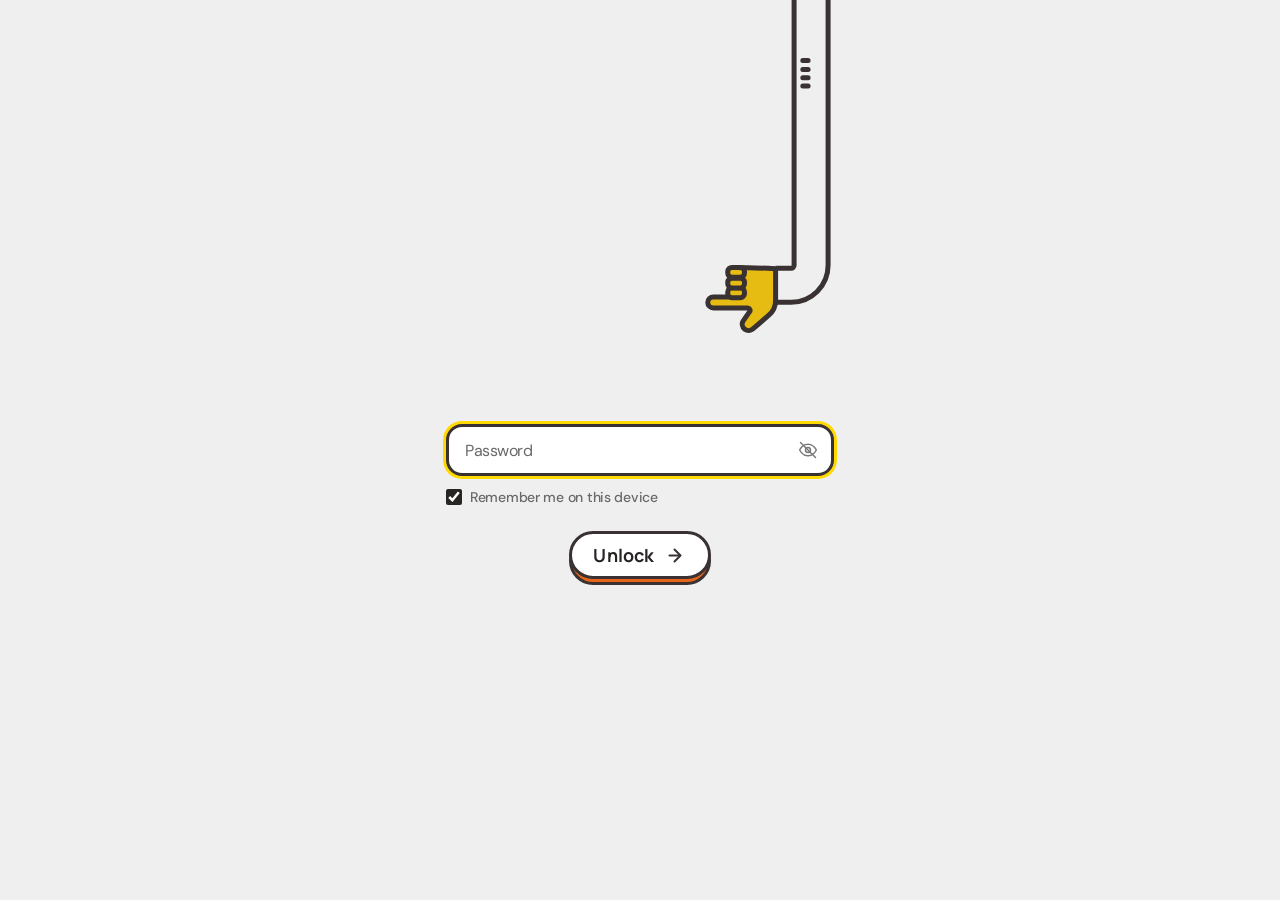
<file: dark-mode.html>
<!doctype html>
<html lang="en" class="staticrypt-html">
<head>
<meta charset="utf-8">
<meta name="viewport" content="width=device-width, initial-scale=1">
<meta name="robots" content="noindex, nofollow, noarchive, nosnippet, noimageindex">
<meta name="robots" content="noai, noimageai">
<title>Inken — Portfolio</title>
<link rel="preconnect" href="https://fonts.googleapis.com">
<link rel="preconnect" href="https://fonts.gstatic.com" crossorigin>
<link rel="stylesheet" href="https://fonts.googleapis.com/css2?family=DM+Sans:opsz,wght@9..40,400;9..40,500;9..40,600&family=Gabarito:wght@500;600;700&family=Manrope:wght@700&display=swap">
<link rel="stylesheet" href="css/tokens.css">
<link rel="stylesheet" href="css/typography.css">
<link rel="stylesheet" href="css/buttons.css">
<style>
  /* Layout follows Figma "password" (577:177): an arm reaches down from the top
     of the screen and points at the password field. */
  .hidden { display: none !important; }
  .sr-only { position: absolute; width: 1px; height: 1px; margin: -1px; overflow: hidden; clip: rect(0 0 0 0); white-space: nowrap; }
  body {
    position: relative;
    min-height: 100vh;
    min-height: 100dvh;
    background: var(--bg-main);
    overflow-x: hidden;
  }

  /* The password field sits at the vertical centre of the screen (52px tall,
     so the gate starts 26px above the middle); everything else hangs off it. */
  .gate {
    position: absolute;
    left: 50%;
    top: 50%;
    transform: translate(-50%, -26px);
    width: min(388px, 100vw - 32px);
    padding-bottom: 48px;
  }

  /* Arm: 369×378 drawing above the field; its wrist sits 16px in from the
     field's left edge. The tube's first segment is stretched up to the top
     of the screen in JS. */
  .arm {
    position: absolute;
    left: calc(100% * 16.2 / 388);
    bottom: calc(100% + 14px);
    display: block;
    width: calc(100% * 369.413 / 388);
    height: auto;
    aspect-ratio: 369.413 / 378;
    overflow: visible;
  }

  .field { position: relative; }
  .field input {
    width: 100%; box-sizing: border-box; height: 52px; padding: 0 52px 0 16px;
    font: inherit; font-size: var(--text-body-size); font-weight: var(--weight-regular);
    letter-spacing: var(--text-body-ls); color: var(--fg-header);
    background: var(--bg-white);
    border: 3px solid var(--fg-stroke); border-radius: 16px; outline: none;
  }
  .field input::placeholder { color: var(--fg-body); }
  .field input:focus-visible { box-shadow: 0 0 0 3px var(--brand-yellow-1); }
  .field input[aria-invalid="true"] { border-color: var(--brand-orange-1); }
  .eye {
    position: absolute; top: 0; right: 0; width: 52px; height: 52px;
    border: 0; background: none; cursor: pointer; color: var(--fg-subtitle);
    display: grid; place-items: center;
  }
  .eye:hover { color: var(--fg-header); }
  .eye svg { width: 20px; height: 20px; }
  .eye:focus-visible { outline: 2px solid var(--brand-blue-1); outline-offset: -6px; border-radius: 12px; }

  .error { margin: 8px 0 0; color: var(--brand-orange-1); }
  .error a { color: inherit; text-decoration: underline; text-underline-offset: 2px; }

  .remember { display: flex; align-items: center; gap: 8px; margin-top: 12px; cursor: pointer; }
  .remember input { width: 16px; height: 16px; margin: 0; accent-color: var(--fg-header); }

  .actions { display: flex; justify-content: center; margin-top: 25px; }
  .submit:disabled { opacity: .4; cursor: not-allowed; }

  .loading { position: fixed; inset: 0; display: grid; place-items: center; }
  .spinner { width: 28px; height: 28px; border: 3px solid var(--bg-enhance); border-top-color: var(--fg-header); border-radius: 50%; animation: spin 0.8s linear infinite; }
  @keyframes spin { to { transform: rotate(360deg); } }

</style>
</head>
<body class="staticrypt-body">
  <div id="staticrypt_loading" class="loading"><div class="spinner" aria-label="Loading"></div></div>

  <main id="staticrypt_content" class="gate hidden">
    <h1 class="sr-only">Inken — Portfolio</h1>
    <p class="sr-only">This portfolio contains confidential work. Enter the password to continue.</p>

    <svg class="arm" id="arm" viewBox="0 0 369.413 378" fill="none" aria-hidden="true">
      <!-- tube: a dark stroke with a background-coloured stroke inside reads as an outlined tube -->
      <path class="tube" pathLength="1" stroke="#3A3232" stroke-width="39"/>
      <path class="tube" pathLength="1" stroke="#EFEFEF" stroke-width="29"/>
      <!-- stripes on the tube, revealed as the hand passes them -->
      <g class="stripes" stroke="#3A3232" stroke-width="5" stroke-linecap="round">
        <g><path d="M346.1 53.9164H340.828M346.1 45.8578H340.828M346.1 37.4242H340.828M346.1 28.5004H340.828"/></g>
        <g><path d="M320.244 256.5V261.772M312.186 256.5V261.772M303.752 256.5V261.772M294.828 256.5V261.772"/></g>
        <g><path d="M24.0283 273.56H29.2995M24.0283 281.619H29.2995M24.0283 290.052H29.2995M24.0283 298.976H29.2995"/></g>
      </g>
      <!-- hand, drawn with its wrist centre at the origin, pointing down (+y) -->
      <g id="hand"><g id="hand-poke"><g transform="translate(-20.4 -307.7)" stroke="#3A3232" stroke-width="5" stroke-linecap="round" stroke-linejoin="round">
        <rect x="1.8285" y="307.007" width="33.5749" height="31.5604" fill="#E6BC12" stroke="none"/>
        <path d="M35.3492 307.679L35.6079 307.679C41.2395 307.679 46.5991 310.144 50.3203 314.458L64.0444 330.326C66.041 332.636 66.1537 336.07 64.3097 338.515C62.2733 341.203 58.5322 341.813 55.7795 339.896L46.8047 333.645C45.2128 332.541 43.057 333.699 43.057 335.663L43.057 369.879C43.057 372.987 40.5894 375.5 37.5514 375.5C34.5068 375.5 32.0459 372.981 32.0459 369.879L32.0459 354.85" fill="#E6BC12"/>
        <path d="M27.1639 355.53L28.5472 355.53C30.8687 355.53 32.7508 353.648 32.7508 351.326L32.7508 342.986C32.7508 340.664 30.8687 338.782 28.5472 338.782L27.1639 338.782C24.8423 338.782 22.9603 340.664 22.9603 342.986L22.9603 351.326C22.9603 353.648 24.8423 355.53 27.1639 355.53Z" fill="#E6BC12"/>
        <path d="M17.4475 355.53L18.8308 355.53C21.1524 355.53 23.0344 353.648 23.0344 351.326L23.0344 342.986C23.0344 340.664 21.1524 338.782 18.8308 338.782L17.4475 338.782C15.1259 338.782 13.244 340.664 13.244 342.986L13.244 351.326C13.244 353.648 15.1259 355.53 17.4475 355.53Z" fill="#E6BC12"/>
        <path d="M6.70354 355.53L8.08686 355.53C10.4084 355.53 12.2904 353.648 12.2904 351.326L12.2904 342.986C12.2904 340.664 10.4084 338.782 8.08687 338.782L6.70354 338.782C4.38197 338.782 2.5 340.664 2.5 342.986L2.5 351.326C2.5 353.648 4.38197 355.53 6.70354 355.53Z" fill="#E6BC12"/>
        <path d="M3.843 308.35C3.39533 316.856 2.5 336.687 2.5 347.969" stroke-linecap="butt"/>
        <path d="M3.843 307.679H37.0039" />
      </g></g></g>
    </svg>

    <form id="staticrypt-form" action="#" method="post" novalidate>
      <div class="field">
        <input id="staticrypt-password" type="password" name="password"
               placeholder="Password" aria-label="Password"
               autocomplete="current-password">
        <button type="button" class="eye" id="toggle" aria-label="Show password" title="Show password">
          <svg viewBox="0 0 20 20" fill="none" stroke="currentColor" stroke-width="1.46" stroke-linecap="round" stroke-linejoin="round" aria-hidden="true">
            <path d="M1.667 10s2.916-5.833 8.333-5.833S18.332 10 18.332 10s-2.916 5.833-8.333 5.833S1.667 10 1.667 10Z"/><circle cx="10" cy="10" r="2.5"/>
            <line id="eye-slash" x1="2.5" y1="2.5" x2="17.5" y2="17.5"/>
          </svg>
        </button>
      </div>
      <p id="error" class="error t-label2 hidden" role="alert">That password isn't right. Please try again.</p>
      <p id="insecure" class="error t-label2 hidden" role="alert">This page needs a secure connection to unlock. <a id="secure-link" href="#">Open the secure (https) version</a>.</p>

      <label id="staticrypt-remember-label" class="remember t-label2 hidden">
        <input id="staticrypt-remember" type="checkbox" name="remember" checked>
        Remember me on this device
      </label>

      <div class="actions">
        <button type="submit" class="btn btn--sm submit">Unlock <svg class="btn__icon" viewBox="0 0 24 24" fill="none" stroke="currentColor" stroke-width="2" stroke-linecap="round" stroke-linejoin="round" aria-hidden="true"><path d="M6.5 12.5h10"/><path d="M11.5 6.5l6 6-6 6"/></svg></button>
      </div>
    </form>
  </main>

<script>
  // filled in by staticrypt at build time
  const staticryptInitiator = ((function(){
  const exports = {};
  const cryptoEngine = ((function(){
  const exports = {};
  const { subtle } = crypto;

const IV_BITS = 16 * 8;
const HEX_BITS = 4;
const ENCRYPTION_ALGO = "AES-CBC";

/**
 * Translates between utf8 encoded hexadecimal strings
 * and Uint8Array bytes.
 */
const HexEncoder = {
    /**
     * hex string -> bytes
     * @param {string} hexString
     * @returns {Uint8Array}
     */
    parse: function (hexString) {
        if (hexString.length % 2 !== 0) throw "Invalid hexString";
        const arrayBuffer = new Uint8Array(hexString.length / 2);

        for (let i = 0; i < hexString.length; i += 2) {
            const byteValue = parseInt(hexString.substring(i, i + 2), 16);
            if (isNaN(byteValue)) {
                throw "Invalid hexString";
            }
            arrayBuffer[i / 2] = byteValue;
        }
        return arrayBuffer;
    },

    /**
     * bytes -> hex string
     * @param {Uint8Array} bytes
     * @returns {string}
     */
    stringify: function (bytes) {
        const hexBytes = [];

        for (let i = 0; i < bytes.length; ++i) {
            let byteString = bytes[i].toString(16);
            if (byteString.length < 2) {
                byteString = "0" + byteString;
            }
            hexBytes.push(byteString);
        }
        return hexBytes.join("");
    },
};

/**
 * Translates between utf8 strings and Uint8Array bytes.
 */
const UTF8Encoder = {
    parse: function (str) {
        return new TextEncoder().encode(str);
    },

    stringify: function (bytes) {
        return new TextDecoder().decode(bytes);
    },
};

/**
 * Salt and encrypt a msg with a password.
 */
async function encrypt(msg, hashedPassword) {
    // Must be 16 bytes, unpredictable, and preferably cryptographically random. However, it need not be secret.
    // https://developer.mozilla.org/en-US/docs/Web/API/SubtleCrypto/encrypt#parameters
    const iv = crypto.getRandomValues(new Uint8Array(IV_BITS / 8));

    const key = await subtle.importKey("raw", HexEncoder.parse(hashedPassword), ENCRYPTION_ALGO, false, ["encrypt"]);

    const encrypted = await subtle.encrypt(
        {
            name: ENCRYPTION_ALGO,
            iv: iv,
        },
        key,
        UTF8Encoder.parse(msg)
    );

    // iv will be 32 hex characters, we prepend it to the ciphertext for use in decryption
    return HexEncoder.stringify(iv) + HexEncoder.stringify(new Uint8Array(encrypted));
}
exports.encrypt = encrypt;

/**
 * Decrypt a salted msg using a password.
 *
 * @param {string} encryptedMsg
 * @param {string} hashedPassword
 * @returns {Promise<string>}
 */
async function decrypt(encryptedMsg, hashedPassword) {
    const ivLength = IV_BITS / HEX_BITS;
    const iv = HexEncoder.parse(encryptedMsg.substring(0, ivLength));
    const encrypted = encryptedMsg.substring(ivLength);

    const key = await subtle.importKey("raw", HexEncoder.parse(hashedPassword), ENCRYPTION_ALGO, false, ["decrypt"]);

    const outBuffer = await subtle.decrypt(
        {
            name: ENCRYPTION_ALGO,
            iv: iv,
        },
        key,
        HexEncoder.parse(encrypted)
    );

    return UTF8Encoder.stringify(new Uint8Array(outBuffer));
}
exports.decrypt = decrypt;

/**
 * Salt and hash the password so it can be stored in localStorage without opening a password reuse vulnerability.
 *
 * @param {string} password
 * @param {string} salt
 * @returns {Promise<string>}
 */
async function hashPassword(password, salt) {
    // we hash the password in multiple steps, each adding more iterations. This is because we used to allow less
    // iterations, so for backward compatibility reasons, we need to support going from that to more iterations.
    let hashedPassword = await hashLegacyRound(password, salt);

    hashedPassword = await hashSecondRound(hashedPassword, salt);

    return hashThirdRound(hashedPassword, salt);
}
exports.hashPassword = hashPassword;

/**
 * This hashes the password with 1k iterations. This is a low number, we need this function to support backwards
 * compatibility.
 *
 * @param {string} password
 * @param {string} salt
 * @returns {Promise<string>}
 */
function hashLegacyRound(password, salt) {
    return pbkdf2(password, salt, 1000, "SHA-1");
}
exports.hashLegacyRound = hashLegacyRound;

/**
 * Add a second round of iterations. This is because we used to use 1k, so for backwards compatibility with
 * remember-me/autodecrypt links, we need to support going from that to more iterations.
 *
 * @param hashedPassword
 * @param salt
 * @returns {Promise<string>}
 */
function hashSecondRound(hashedPassword, salt) {
    return pbkdf2(hashedPassword, salt, 14000, "SHA-256");
}
exports.hashSecondRound = hashSecondRound;

/**
 * Add a third round of iterations to bring total number to 600k. This is because we used to use 1k, then 15k, so for
 * backwards compatibility with remember-me/autodecrypt links, we need to support going from that to more iterations.
 *
 * @param hashedPassword
 * @param salt
 * @returns {Promise<string>}
 */
function hashThirdRound(hashedPassword, salt) {
    return pbkdf2(hashedPassword, salt, 585000, "SHA-256");
}
exports.hashThirdRound = hashThirdRound;

/**
 * Salt and hash the password so it can be stored in localStorage without opening a password reuse vulnerability.
 *
 * @param {string} password
 * @param {string} salt
 * @param {int} iterations
 * @param {string} hashAlgorithm
 * @returns {Promise<string>}
 */
async function pbkdf2(password, salt, iterations, hashAlgorithm) {
    const key = await subtle.importKey("raw", UTF8Encoder.parse(password), "PBKDF2", false, ["deriveBits"]);

    const keyBytes = await subtle.deriveBits(
        {
            name: "PBKDF2",
            hash: hashAlgorithm,
            iterations,
            salt: UTF8Encoder.parse(salt),
        },
        key,
        256
    );

    return HexEncoder.stringify(new Uint8Array(keyBytes));
}

function generateRandomSalt() {
    const bytes = crypto.getRandomValues(new Uint8Array(128 / 8));

    return HexEncoder.stringify(new Uint8Array(bytes));
}
exports.generateRandomSalt = generateRandomSalt;

async function signMessage(hashedPassword, message) {
    const key = await subtle.importKey(
        "raw",
        HexEncoder.parse(hashedPassword),
        {
            name: "HMAC",
            hash: "SHA-256",
        },
        false,
        ["sign"]
    );
    const signature = await subtle.sign("HMAC", key, UTF8Encoder.parse(message));

    return HexEncoder.stringify(new Uint8Array(signature));
}
exports.signMessage = signMessage;

function getRandomAlphanum() {
    const possibleCharacters = "abcdefghijklmnopqrstuvwxyzABCDEFGHIJKLMNOPQRSTUVWXYZ0123456789";

    let byteArray;
    let parsedInt;

    // Keep generating new random bytes until we get a value that falls
    // within a range that can be evenly divided by possibleCharacters.length
    do {
        byteArray = crypto.getRandomValues(new Uint8Array(1));
        // extract the lowest byte to get an int from 0 to 255 (probably unnecessary, since we're only generating 1 byte)
        parsedInt = byteArray[0] & 0xff;
    } while (parsedInt >= 256 - (256 % possibleCharacters.length));

    // Take the modulo of the parsed integer to get a random number between 0 and totalLength - 1
    const randomIndex = parsedInt % possibleCharacters.length;

    return possibleCharacters[randomIndex];
}

/**
 * Generate a random string of a given length.
 *
 * @param {int} length
 * @returns {string}
 */
function generateRandomString(length) {
    let randomString = "";

    for (let i = 0; i < length; i++) {
        randomString += getRandomAlphanum();
    }

    return randomString;
}
exports.generateRandomString = generateRandomString;

  return exports;
})());
const codec = ((function(){
  const exports = {};
  /**
 * Initialize the codec with the provided cryptoEngine - this return functions to encode and decode messages.
 *
 * @param cryptoEngine - the engine to use for encryption / decryption
 */
function init(cryptoEngine) {
    const exports = {};

    /**
     * Top-level function for encoding a message.
     * Includes password hashing, encryption, and signing.
     *
     * @param {string} msg
     * @param {string} password
     * @param {string} salt
     *
     * @returns {string} The encoded text
     */
    async function encode(msg, password, salt) {
        const hashedPassword = await cryptoEngine.hashPassword(password, salt);

        const encrypted = await cryptoEngine.encrypt(msg, hashedPassword);

        // we use the hashed password in the HMAC because this is effectively what will be used a password (so we can store
        // it in localStorage safely, we don't use the clear text password)
        const hmac = await cryptoEngine.signMessage(hashedPassword, encrypted);

        return hmac + encrypted;
    }
    exports.encode = encode;

    /**
     * Encode using a password that has already been hashed. This is useful to encode multiple messages in a row, that way
     * we don't need to hash the password multiple times.
     *
     * @param {string} msg
     * @param {string} hashedPassword
     *
     * @returns {string} The encoded text
     */
    async function encodeWithHashedPassword(msg, hashedPassword) {
        const encrypted = await cryptoEngine.encrypt(msg, hashedPassword);

        // we use the hashed password in the HMAC because this is effectively what will be used a password (so we can store
        // it in localStorage safely, we don't use the clear text password)
        const hmac = await cryptoEngine.signMessage(hashedPassword, encrypted);

        return hmac + encrypted;
    }
    exports.encodeWithHashedPassword = encodeWithHashedPassword;

    /**
     * Top-level function for decoding a message.
     * Includes signature check and decryption.
     *
     * @param {string} signedMsg
     * @param {string} hashedPassword
     * @param {string} salt
     * @param {int} backwardCompatibleAttempt
     * @param {string} originalPassword
     *
     * @returns {Object} {success: true, decoded: string} | {success: false, message: string}
     */
    async function decode(signedMsg, hashedPassword, salt, backwardCompatibleAttempt = 0, originalPassword = "") {
        const encryptedHMAC = signedMsg.substring(0, 64);
        const encryptedMsg = signedMsg.substring(64);
        const decryptedHMAC = await cryptoEngine.signMessage(hashedPassword, encryptedMsg);

        if (decryptedHMAC !== encryptedHMAC) {
            // we have been raising the number of iterations in the hashing algorithm multiple times, so to support the old
            // remember-me/autodecrypt links we need to try bringing the old hashes up to speed.
            originalPassword = originalPassword || hashedPassword;
            if (backwardCompatibleAttempt === 0) {
                const updatedHashedPassword = await cryptoEngine.hashThirdRound(originalPassword, salt);

                return decode(signedMsg, updatedHashedPassword, salt, backwardCompatibleAttempt + 1, originalPassword);
            }
            if (backwardCompatibleAttempt === 1) {
                let updatedHashedPassword = await cryptoEngine.hashSecondRound(originalPassword, salt);
                updatedHashedPassword = await cryptoEngine.hashThirdRound(updatedHashedPassword, salt);

                return decode(signedMsg, updatedHashedPassword, salt, backwardCompatibleAttempt + 1, originalPassword);
            }

            return { success: false, message: "Signature mismatch" };
        }

        return {
            success: true,
            decoded: await cryptoEngine.decrypt(encryptedMsg, hashedPassword),
        };
    }
    exports.decode = decode;

    return exports;
}
exports.init = init;

  return exports;
})());
const decode = codec.init(cryptoEngine).decode;

/**
 * Initialize the staticrypt module, that exposes functions callbable by the password_template.
 *
 * @param {{
 *  staticryptEncryptedMsgUniqueVariableName: string,
 *  isRememberEnabled: boolean,
 *  rememberDurationInDays: number,
 *  staticryptSaltUniqueVariableName: string,
 * }} staticryptConfig - object of data that is stored on the password_template at encryption time.
 *
 * @param {{
 *  rememberExpirationKey: string,
 *  rememberPassphraseKey: string,
 *  replaceHtmlCallback: function,
 *  clearLocalStorageCallback: function,
 * }} templateConfig - object of data that can be configured by a custom password_template.
 */
function init(staticryptConfig, templateConfig) {
    const exports = {};

    /**
     * Decrypt our encrypted page, replace the whole HTML.
     *
     * @param {string} hashedPassword
     * @returns {Promise<boolean>}
     */
    async function decryptAndReplaceHtml(hashedPassword) {
        const { staticryptEncryptedMsgUniqueVariableName, staticryptSaltUniqueVariableName } = staticryptConfig;
        const { replaceHtmlCallback } = templateConfig;

        const result = await decode(
            staticryptEncryptedMsgUniqueVariableName,
            hashedPassword,
            staticryptSaltUniqueVariableName
        );
        if (!result.success) {
            return false;
        }
        const plainHTML = result.decoded;

        // if the user configured a callback call it, otherwise just replace the whole HTML
        if (typeof replaceHtmlCallback === "function") {
            replaceHtmlCallback(plainHTML);
        } else {
            document.write(plainHTML);
            document.close();
        }

        return true;
    }

    /**
     * Attempt to decrypt the page and replace the whole HTML.
     *
     * @param {string} password
     * @param {boolean} isRememberChecked
     *
     * @returns {Promise<{isSuccessful: boolean, hashedPassword?: string}>} - we return an object, so that if we want to
     *   expose more information in the future we can do it without breaking the password_template
     */
    async function handleDecryptionOfPage(password, isRememberChecked) {
        const { staticryptSaltUniqueVariableName } = staticryptConfig;

        // decrypt and replace the whole page
        const hashedPassword = await cryptoEngine.hashPassword(password, staticryptSaltUniqueVariableName);
        return handleDecryptionOfPageFromHash(hashedPassword, isRememberChecked);
    }
    exports.handleDecryptionOfPage = handleDecryptionOfPage;

    async function handleDecryptionOfPageFromHash(hashedPassword, isRememberChecked) {
        const { isRememberEnabled, rememberDurationInDays } = staticryptConfig;
        const { rememberExpirationKey, rememberPassphraseKey } = templateConfig;

        const isDecryptionSuccessful = await decryptAndReplaceHtml(hashedPassword);

        if (!isDecryptionSuccessful) {
            return {
                isSuccessful: false,
                hashedPassword,
            };
        }

        // remember the hashedPassword and set its expiration if necessary
        if (isRememberEnabled && isRememberChecked) {
            window.localStorage.setItem(rememberPassphraseKey, hashedPassword);

            // set the expiration if the duration isn't 0 (meaning no expiration)
            if (rememberDurationInDays > 0) {
                window.localStorage.setItem(
                    rememberExpirationKey,
                    (new Date().getTime() + rememberDurationInDays * 24 * 60 * 60 * 1000).toString()
                );
            }
        }

        return {
            isSuccessful: true,
            hashedPassword,
        };
    }
    exports.handleDecryptionOfPageFromHash = handleDecryptionOfPageFromHash;

    /**
     * Clear localstorage from staticrypt related values
     */
    function clearLocalStorage() {
        const { clearLocalStorageCallback, rememberExpirationKey, rememberPassphraseKey } = templateConfig;

        if (typeof clearLocalStorageCallback === "function") {
            clearLocalStorageCallback();
        } else {
            localStorage.removeItem(rememberPassphraseKey);
            localStorage.removeItem(rememberExpirationKey);
        }
    }

    async function handleDecryptOnLoad() {
        let isSuccessful = await decryptOnLoadFromUrl();

        if (!isSuccessful) {
            isSuccessful = await decryptOnLoadFromRememberMe();
        }

        return { isSuccessful };
    }
    exports.handleDecryptOnLoad = handleDecryptOnLoad;

    /**
     * Clear storage if we are logging out
     *
     * @returns {boolean} - whether we logged out
     */
    function logoutIfNeeded() {
        const logoutKey = "staticrypt_logout";

        // handle logout through query param
        const queryParams = new URLSearchParams(window.location.search);
        if (queryParams.has(logoutKey)) {
            clearLocalStorage();
            return true;
        }

        // handle logout through URL fragment
        const hash = window.location.hash.substring(1);
        if (hash.includes(logoutKey)) {
            clearLocalStorage();
            return true;
        }

        return false;
    }

    /**
     * To be called on load: check if we want to try to decrypt and replace the HTML with the decrypted content, and
     * try to do it if needed.
     *
     * @returns {Promise<boolean>} true if we derypted and replaced the whole page, false otherwise
     */
    async function decryptOnLoadFromRememberMe() {
        const { rememberDurationInDays } = staticryptConfig;
        const { rememberExpirationKey, rememberPassphraseKey } = templateConfig;

        // if we are login out, terminate
        if (logoutIfNeeded()) {
            return false;
        }

        // if there is expiration configured, check if we're not beyond the expiration
        if (rememberDurationInDays && rememberDurationInDays > 0) {
            const expiration = localStorage.getItem(rememberExpirationKey),
                isExpired = expiration && new Date().getTime() > parseInt(expiration);

            if (isExpired) {
                clearLocalStorage();
                return false;
            }
        }

        const hashedPassword = localStorage.getItem(rememberPassphraseKey);

        if (hashedPassword) {
            // try to decrypt
            const isDecryptionSuccessful = await decryptAndReplaceHtml(hashedPassword);

            // if the decryption is unsuccessful the password might be wrong - silently clear the saved data and let
            // the user fill the password form again
            if (!isDecryptionSuccessful) {
                clearLocalStorage();
                return false;
            }

            return true;
        }

        return false;
    }

    async function decryptOnLoadFromUrl() {
        const passwordKey = "staticrypt_pwd";
        const rememberMeKey = "remember_me";

        // try to get the password from the query param (for backward compatibility - we now want to avoid this method,
        // since it sends the hashed password to the server which isn't needed)
        const queryParams = new URLSearchParams(window.location.search);
        const hashedPasswordQuery = queryParams.get(passwordKey);
        const rememberMeQuery = queryParams.get(rememberMeKey);

        const urlFragment = window.location.hash.substring(1);
        // get the password from the url fragment
        const hashedPasswordRegexMatch = urlFragment.match(new RegExp(passwordKey + "=([^&]*)"));
        const hashedPasswordFragment = hashedPasswordRegexMatch ? hashedPasswordRegexMatch[1] : null;
        const rememberMeFragment = urlFragment.includes(rememberMeKey);

        const hashedPassword = hashedPasswordFragment || hashedPasswordQuery;
        const rememberMe = rememberMeFragment || rememberMeQuery;

        if (hashedPassword) {
            return handleDecryptionOfPageFromHash(hashedPassword, rememberMe);
        }

        return false;
    }

    return exports;
}
exports.init = init;

  return exports;
})());
  const templateToggleAltShow = "Show password",
      templateToggleAltHide = "Hide password",
      isRememberEnabled = true,
      staticryptConfig = {"staticryptEncryptedMsgUniqueVariableName":"[base64]","isRememberEnabled":true,"rememberDurationInDays":30,"staticryptSaltUniqueVariableName":"8416d9dc185514ecc7b9c62ba1b47d3d"};

  const staticrypt = staticryptInitiator.init(staticryptConfig, {
    rememberExpirationKey: "staticrypt_expiration",
    rememberPassphraseKey: "staticrypt_passphrase",
    replaceHtmlCallback: null,
    clearLocalStorageCallback: null,
  });

  const input = document.getElementById("staticrypt-password");
  const error = document.getElementById("error");
  const reduceMotion = window.matchMedia("(prefers-reduced-motion: reduce)").matches;

  // ---------- Arm: the hand travels down the tube like a snake ----------
  const arm = (() => {
    const svg = document.getElementById("arm");
    const tubes = [...svg.querySelectorAll(".tube")];
    const hand = document.getElementById("hand");
    const poke = document.getElementById("hand-poke");
    const stripes = [...svg.querySelectorAll(".stripes > g")];
    const VIEW_W = 369.413;
    let length = 0, stripeAt = [], progress = 0;

    // Centre line of the tube: down from above the screen, round the corner,
    // left along the bottom, and down into the wrist.
    function layout() {
      const box = svg.getBoundingClientRect();
      const scale = box.width / VIEW_W;
      const top = -((box.top + window.scrollY) / scale) - 20;
      const d = `M349.1 ${top.toFixed(1)} V233.3 A20 20 0 0 1 329.1 253.3 H37.4 A17 17 0 0 0 20.4 270.3 V307.7`;
      tubes.forEach(t => t.setAttribute("d", d));
      length = tubes[0].getTotalLength();
      // where along the tube each stripe sits, so it appears as the hand goes past
      stripeAt = stripes.map(g => {
        const b = g.getBBox(), cx = b.x + b.width / 2, cy = b.y + b.height / 2;
        let best = 0, bestDist = Infinity;
        for (let i = 0; i <= 400; i++) {
          const p = tubes[0].getPointAtLength(length * i / 400);
          const dist = (p.x - cx) ** 2 + (p.y - cy) ** 2;
          if (dist < bestDist) { bestDist = dist; best = i / 400; }
        }
        return best;
      });
      draw(progress);
    }

    function draw(p) {
      progress = p;
      tubes.forEach(t => { t.style.strokeDasharray = "1 1"; t.style.strokeDashoffset = String(1 - p); });
      stripes.forEach((g, i) => { g.style.opacity = p >= stripeAt[i] ? 1 : 0; });
      const at = Math.max(0.5, length * p);
      const a = tubes[0].getPointAtLength(at - 0.5), b = tubes[0].getPointAtLength(at);
      const angle = Math.atan2(b.y - a.y, b.x - a.x) * 180 / Math.PI - 90;  // hand points along the tube
      hand.setAttribute("transform", `translate(${b.x.toFixed(2)} ${b.y.toFixed(2)}) rotate(${angle.toFixed(2)})`);
    }

    const ease = t => t < .5 ? 4 * t * t * t : 1 - Math.pow(-2 * t + 2, 3) / 2;  // easeInOutCubic

    function play(onDone) {
      layout();
      if (reduceMotion) { draw(1); onDone && onDone(); return; }
      const DURATION = 2800, start = performance.now();
      const step = now => {
        const t = Math.min(1, (now - start) / DURATION);
        draw(ease(t));
        if (t < 1) return requestAnimationFrame(step);
        // two little pokes at the field
        poke.animate([
          { transform: "translateY(0)" }, { transform: "translateY(7px)" }, { transform: "translateY(0)" },
          { transform: "translateY(5px)" }, { transform: "translateY(0)" },
        ], { duration: 650, easing: "ease-in-out" });
        onDone && onDone();
      };
      draw(0);
      requestAnimationFrame(step);
    }

    window.addEventListener("resize", () => { if (length) layout(); });
    return { play };
  })();

  // Decryption uses the browser's Web Crypto API, which only exists on https
  // (and localhost). On plain http it is missing, so say so instead of failing silently.
  const canDecrypt = !!(window.crypto && window.crypto.subtle);

  function showForm() {
    document.getElementById("staticrypt_loading").classList.add("hidden");
    const gate = document.getElementById("staticrypt_content");
    gate.classList.remove("hidden");
    if (isRememberEnabled) document.getElementById("staticrypt-remember-label").classList.remove("hidden");
    if (!canDecrypt) {
      document.getElementById("secure-link").href = "https://" + location.host + location.pathname;
      document.getElementById("insecure").classList.remove("hidden");
      document.querySelector("#staticrypt-form .submit").disabled = true;
    }
    // The form is usable straight away; the hand takes its time on the way down
    if (canDecrypt) input.focus({ preventScroll: true });
    arm.play();
  }

  window.onload = async function () {
    if (!canDecrypt) return showForm();
    try {
      const { isSuccessful } = await staticrypt.handleDecryptOnLoad();
      if (!isSuccessful) showForm();
    } catch (err) {
      showForm();
    }
  };

  const toggle = document.getElementById("toggle");
  toggle.addEventListener("click", function () {
    const show = input.type === "password";
    input.type = show ? "text" : "password";
    document.getElementById("eye-slash").style.display = show ? "none" : "";
    const label = show ? templateToggleAltHide : templateToggleAltShow;
    toggle.setAttribute("aria-label", label);
    toggle.title = label;
  });

  input.addEventListener("input", function () {
    error.classList.add("hidden");
    input.removeAttribute("aria-invalid");
  });

  document.getElementById("staticrypt-form").addEventListener("submit", async function (e) {
    e.preventDefault();
    const remember = document.getElementById("staticrypt-remember").checked;
    let isSuccessful = false;
    try {
      ({ isSuccessful } = await staticrypt.handleDecryptionOfPage(input.value, remember));
    } catch (err) {
      isSuccessful = false;
    }
    if (!isSuccessful) {
      error.classList.remove("hidden");
      input.setAttribute("aria-invalid", "true");
      input.select();
    }
  });
</script>
</body>
</html>
</file>
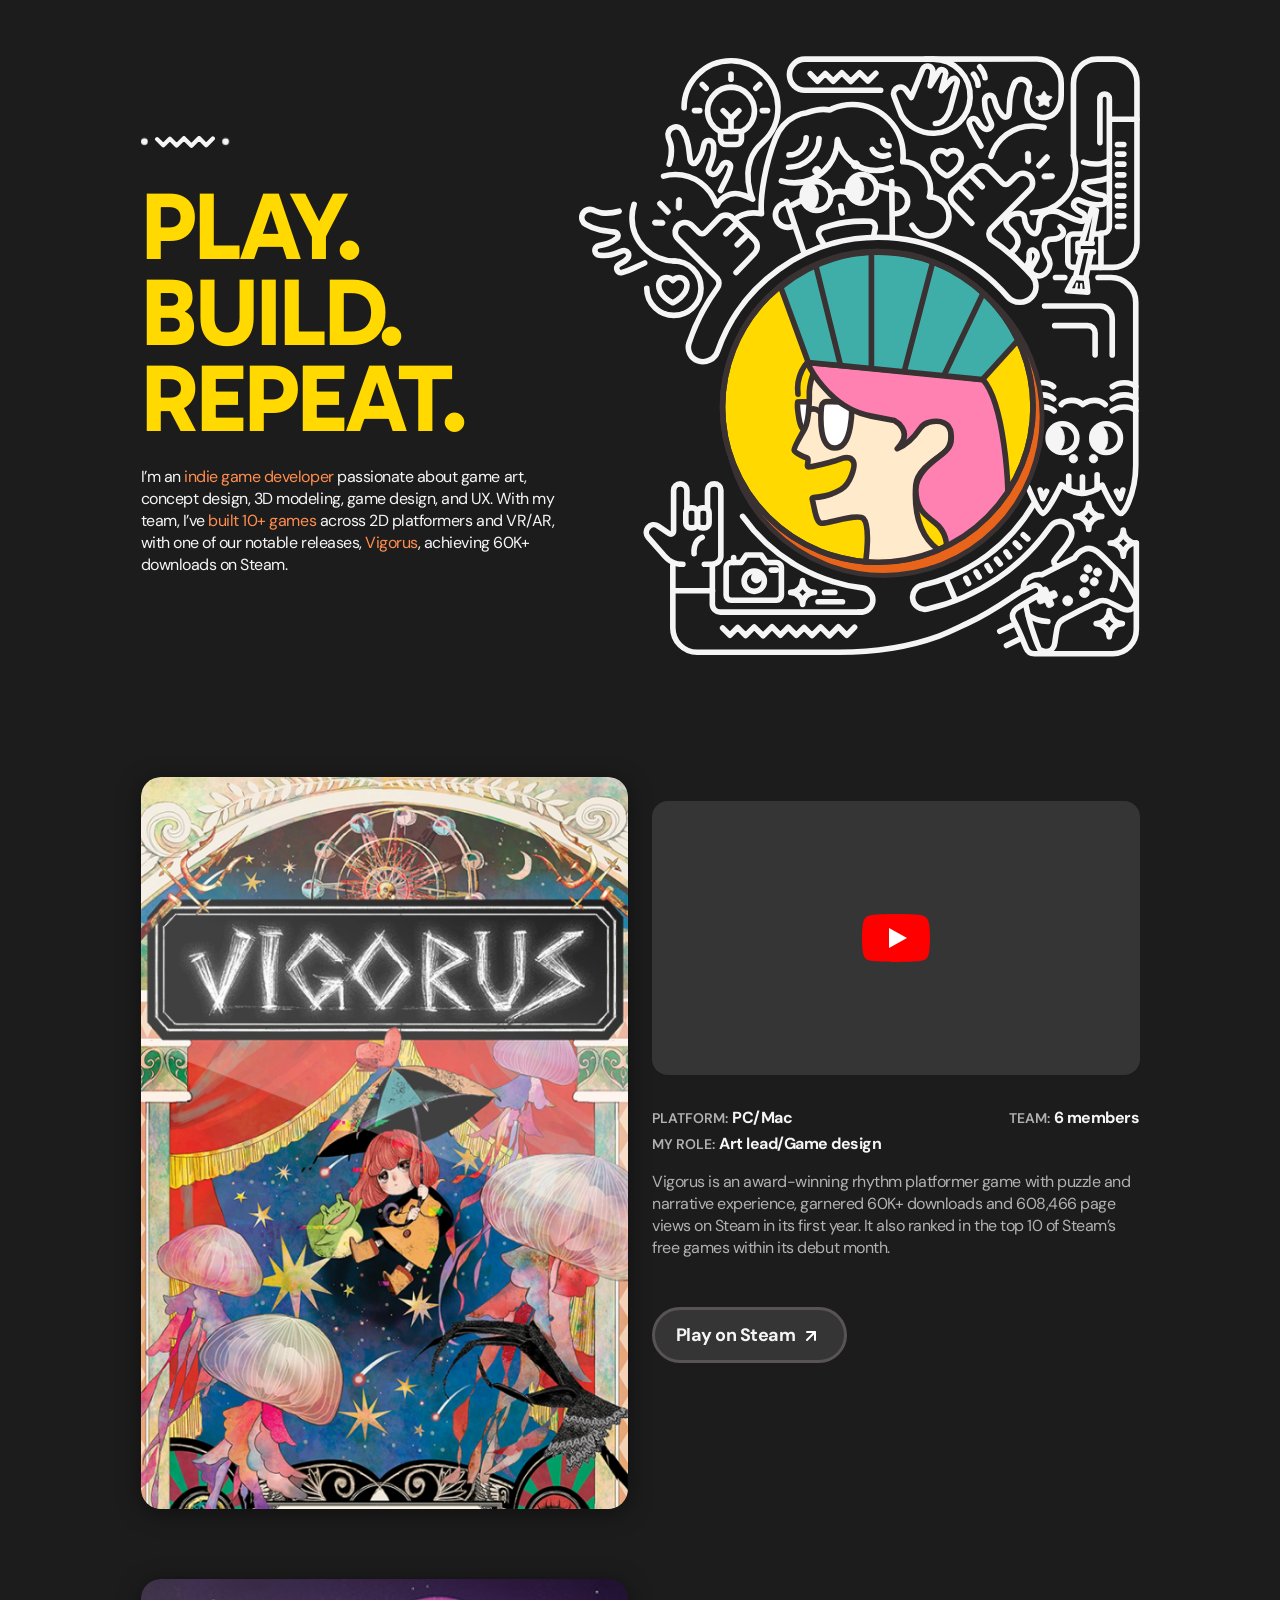
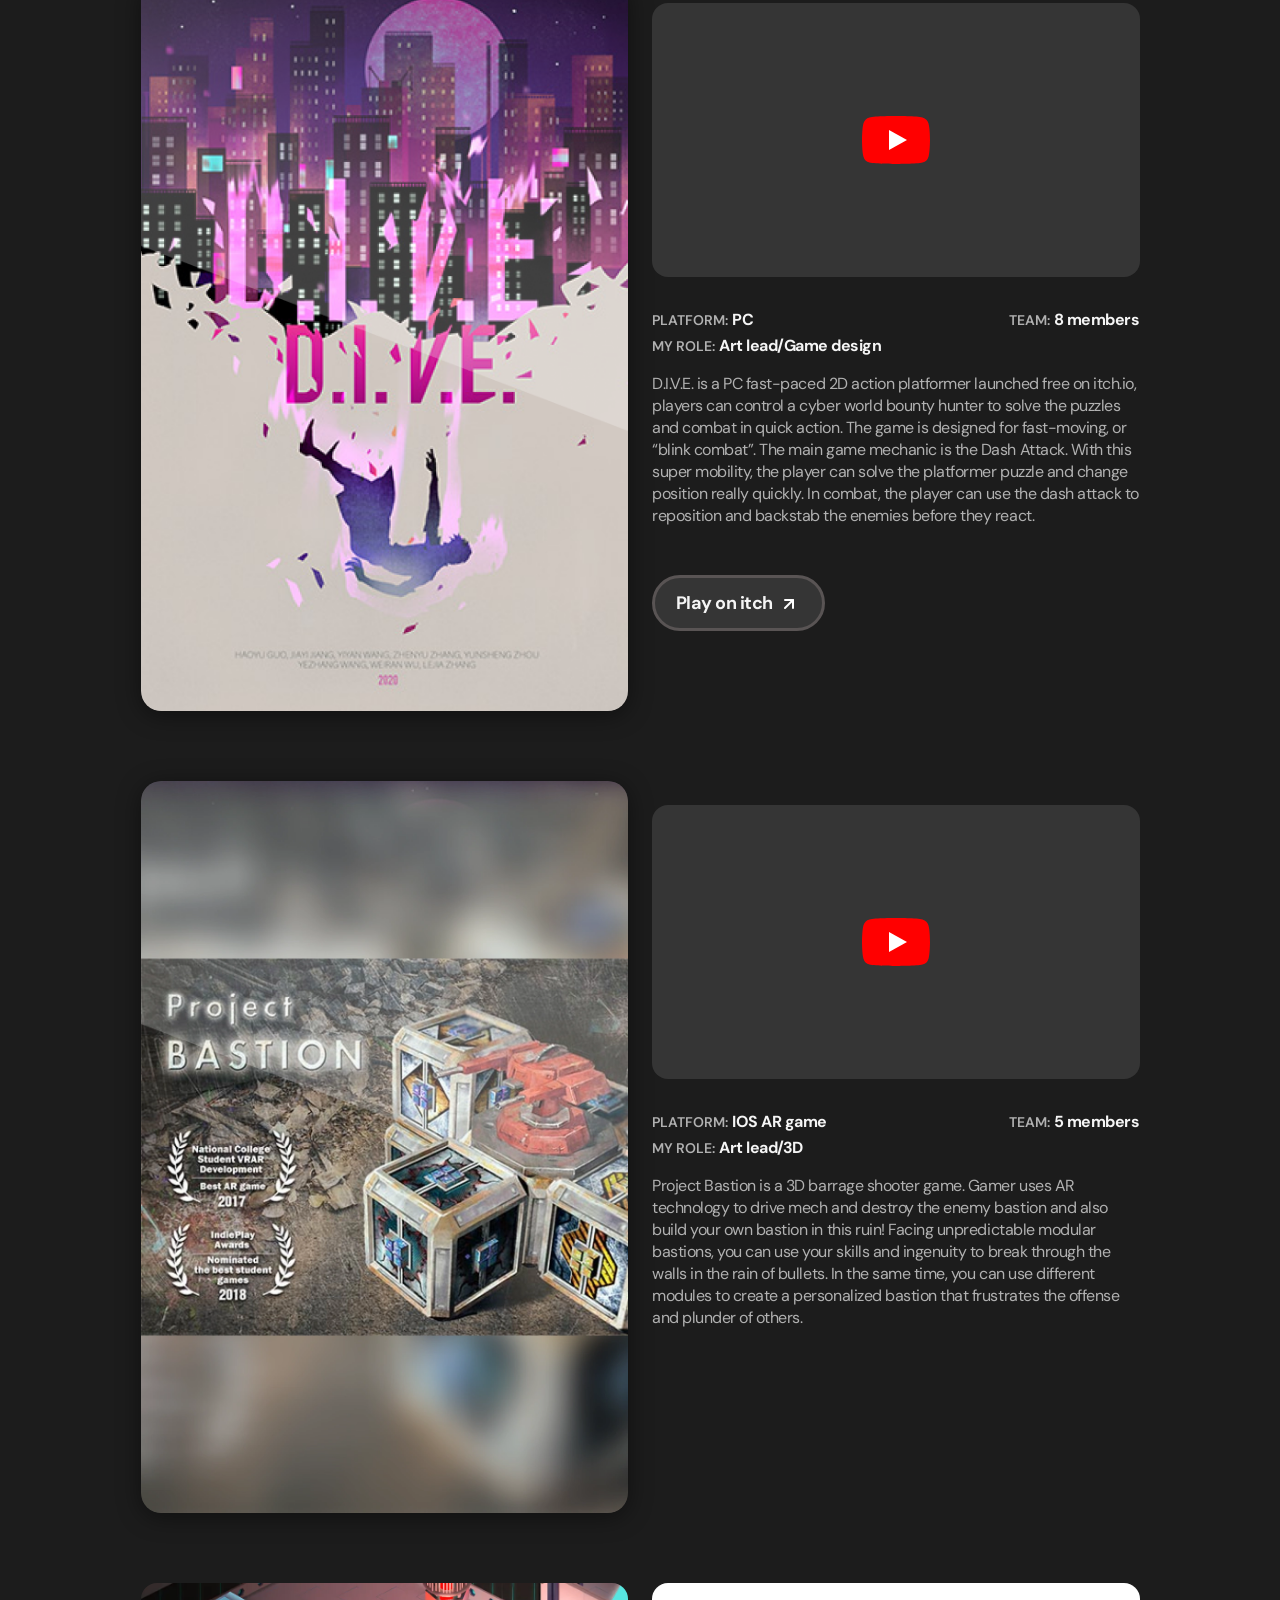
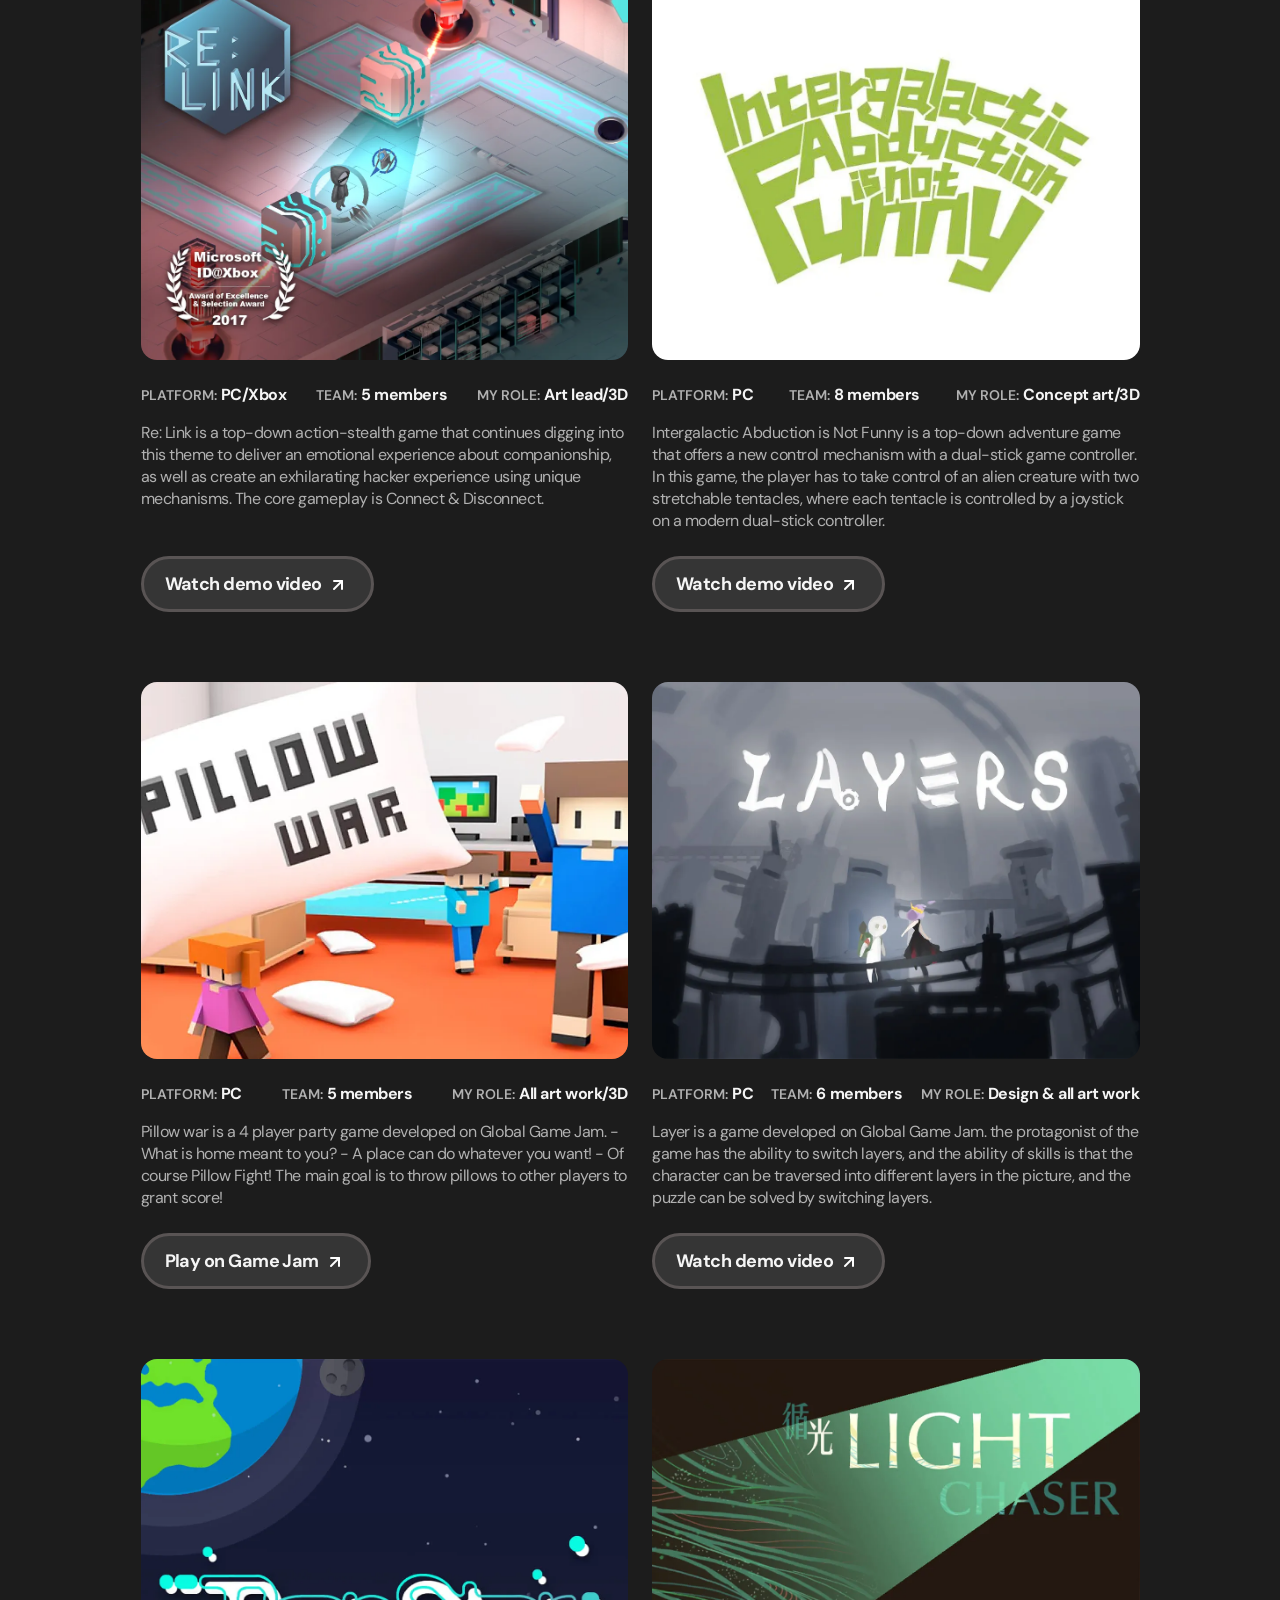
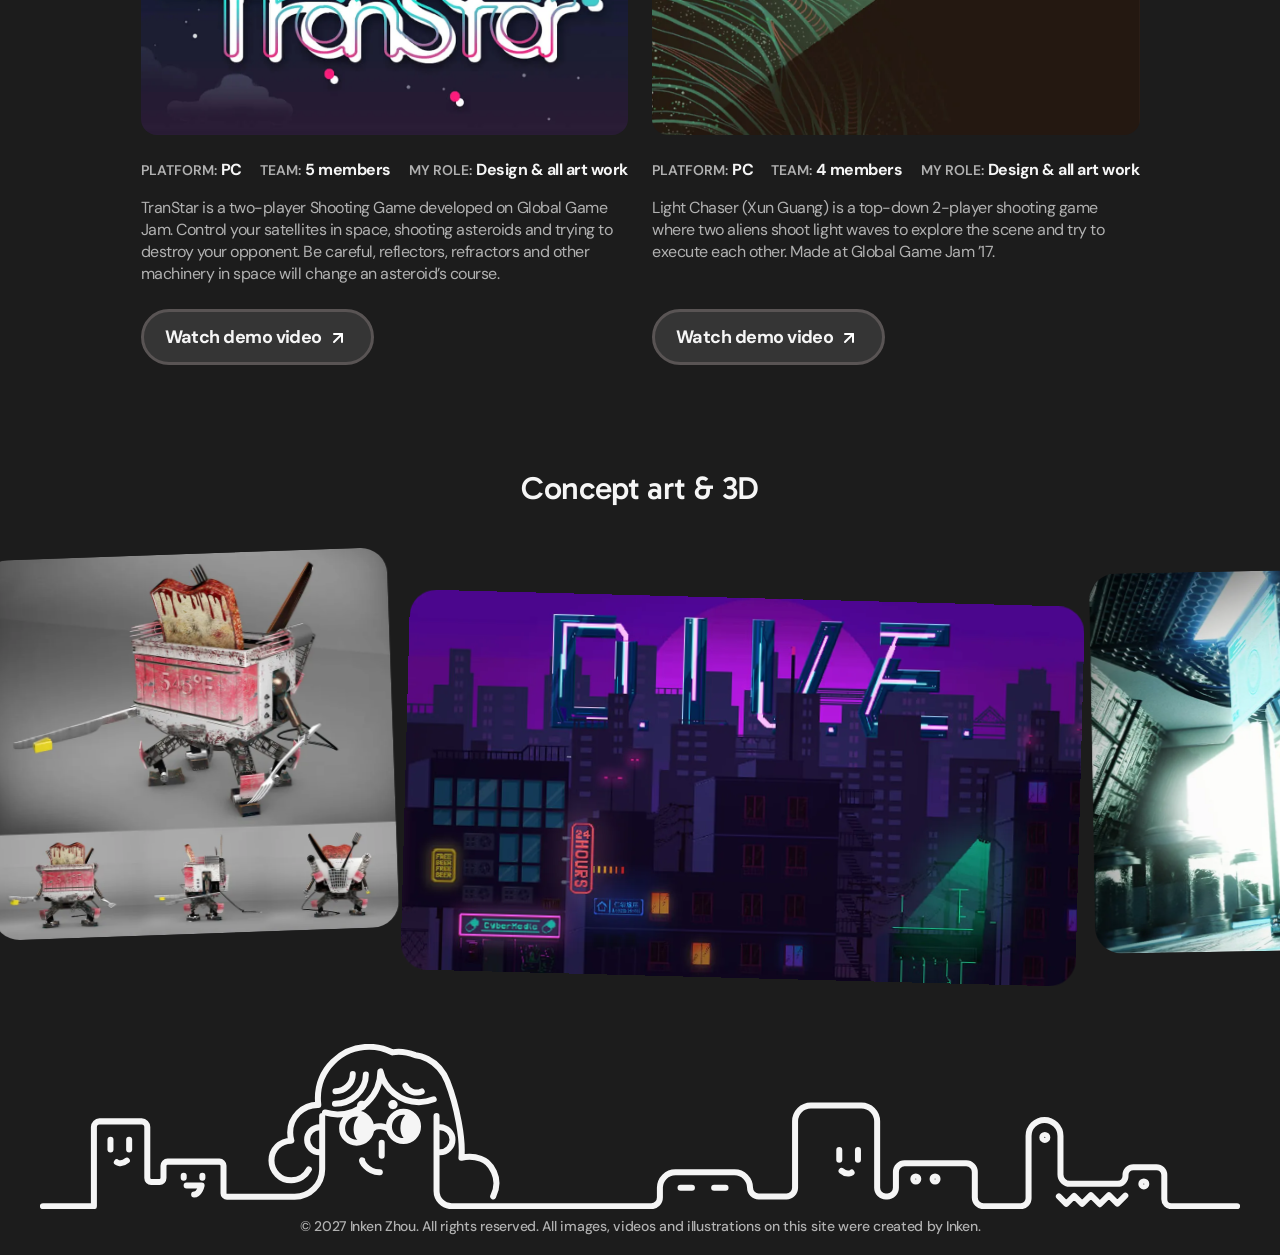
<file: game.html>
<!doctype html>
<html lang="en" data-theme="dark">
<head>
<meta charset="utf-8">
<meta name="viewport" content="width=device-width, initial-scale=1">
<meta name="robots" content="noindex, nofollow, noarchive, nosnippet, noimageindex">
<meta name="robots" content="noai, noimageai">
<title>Inken — Games</title>
<link rel="preconnect" href="https://fonts.googleapis.com">
<link rel="preconnect" href="https://fonts.gstatic.com" crossorigin>
<link rel="stylesheet" href="https://fonts.googleapis.com/css2?family=DM+Sans:opsz,wght@9..40,400;9..40,500;9..40,600&family=Gabarito:wght@500;600;700&family=Manrope:wght@700&display=swap">
<link rel="stylesheet" href="css/tokens.css">
<link rel="stylesheet" href="css/typography.css">
<script>document.documentElement.classList.add("js");</script>
<style>
  /* =========================================================
     Layout follows Figma "Portfolio 2027" (13:927):
       Web-1280 / Web-1920 → fixed 1024px column, 1210px hero   (≥1240px)
       tablet-800          → fluid, side-by-side hero           (640–1239px)
       phone-402           → fluid, stacked hero                (<640px)
     ========================================================= */

  body { background: var(--bg-dark-primary); color-scheme: dark; overflow-x: clip; }
  img { display: block; max-width: 100%; }
  .sr-only { position: absolute; width: 1px; height: 1px; margin: -1px; overflow: hidden; clip: rect(0 0 0 0); white-space: nowrap; }

  /* ---------- Hero ---------- */
  .hero { padding-top: 56px; }
  /* Wider than the 792px project column. The text column is narrower than the
     title, so a long title line runs over the illustration's doodles, short of its circle. */
  .hero__inner {
    display: grid;
    grid-template-columns: 438px 561px;
    grid-template-areas: "text art";
    align-items: center;
    width: 999px;
    margin: 0 auto;
  }
  .hero__text { grid-area: text; position: relative; z-index: 1; }
  /* On short screens the illustration shrinks with the screen height so the
     whole cover fits (vh fallback, then svh where supported) */
  .hero__art {
    grid-area: art;
    justify-self: end;
    width: max(240px, min(100%, calc((100vh - 230px) * 564 / 604)));
    width: max(240px, min(100%, calc((100svh - 230px) * 564 / 604)));
    height: auto;
    aspect-ratio: 564 / 604;
  }
  .hero__squiggle { display: block; width: 88px; height: auto; overflow: visible; color: var(--fg-dark-primary); }
  .hero__title {
    margin: 36px 0 0;
    max-width: 580px;        /* wraps the title on wide screens */
    font-family: var(--font-display);
    font-size: 96px;
    line-height: 86px;
    letter-spacing: -0.03em;
    font-weight: var(--weight-bold);
    text-transform: uppercase;
    color: var(--brand-yellow-1);
  }
  .hero__intro {
    margin: 24px 0 0;
    max-width: 420px;
    font-size: var(--text-body-size);
    line-height: var(--text-body-lh);
    letter-spacing: var(--text-body-ls);
    font-weight: var(--weight-regular);   /* All/body regular */
    color: var(--fg-dark-primary);
  }
  .hero__intro em { font-style: normal; color: var(--brand-orange-2); }

  /* ---------- Hero entrance ----------
     Starts when the illustration loads (.hero.is-playing). Everything that appears
     rises (fade in while moving up 24px, 0.6s); the text is all in by 1.2s:
       0s     illustration rises in (its own stamp and line drawing play inside it)
       0.4s   title rises in word by word, 0.05s apart
       0.47s  squiggle dots pop, zigzag draws as the illustration's lines start
       0.6s   intro rises in                                                    */
  @media (prefers-reduced-motion: no-preference) {
    .js .hero__art, .js .hero__title .w, .js .hero__intro { opacity: 0; }
    .js .sq-line { stroke-dasharray: 1; stroke-dashoffset: 1; }
    .js .sq-dot { transform: scale(0); transform-box: fill-box; transform-origin: center; }

    .hero.is-playing .sq-dot--start { animation: sq-pop .3s cubic-bezier(.34, 1.8, .64, 1) .47s both; }
    .hero.is-playing .sq-line      { animation: sq-trim .45s cubic-bezier(.45, 0, .2, 1) .5s both; }
    .hero.is-playing .sq-dot--end   { animation: sq-pop .3s cubic-bezier(.34, 1.8, .64, 1) .9s both; }
    .hero.is-playing .hero__art      { animation: rise .6s cubic-bezier(.22, 1, .36, 1) both; }
    .hero.is-playing .hero__title .w { animation: rise .6s cubic-bezier(.22, 1, .36, 1) var(--at) both; }
    .hero.is-playing .hero__intro    { animation: rise .6s cubic-bezier(.22, 1, .36, 1) .6s both; }
  }
  @keyframes sq-trim { to { stroke-dashoffset: 0; } }
  @keyframes sq-pop  { to { transform: scale(1); } }
  .hero__title .w { display: inline-block; }
  .hero__title .w:nth-child(1) { --at: .4s; }
  .hero__title .w:nth-child(2) { --at: .45s; }
  .hero__title .w:nth-child(3) { --at: .5s; }
  /* the page-wide rise as keyframes, for things that play on a timeline rather than on scroll */
  @keyframes rise {
    from { opacity: 0; translate: 0 24px; }
    to   { opacity: 1; translate: 0 0; }
  }
  .hero__intro a { color: inherit; text-decoration: none; }
  /* Hover effects only on devices that really hover; on touch they would stick after a tap */
  @media (hover: hover) and (pointer: fine) {
    .hero__intro a:hover { text-decoration: underline; text-underline-offset: 3px; }
  }

  /* =========================================================
     Games (Figma "做网页" 664:836)
       Featured: poster | video, details, link
       Grid: two columns of art, details, link
     ========================================================= */
  .games {
    display: flex;
    flex-direction: column;
    gap: 70px;
    width: 999px;                   /* same column as the hero: title on the left, illustration on the right */
    margin: 0 auto;
    padding-top: 120px;
  }
  .feature { display: grid; grid-template-columns: 1fr 1fr; gap: 24px; align-items: start; }
  .feature__poster { width: 100%; height: auto; border-radius: 20px; box-shadow: 0 4px 24px rgba(0, 0, 0, .45); }
  .feature__body { display: flex; flex-direction: column; gap: 32px; padding-top: 24px; }

  /* YouTube: a still with a play button until clicked, then the player loads in its place */
  .video {
    position: relative;
    overflow: hidden;
    aspect-ratio: 16 / 9;
    border-radius: 16px;
    background: var(--bg-dark-secondary) center / cover no-repeat;
  }
  .video__play {
    position: absolute;
    inset: 0;
    display: grid;
    place-items: center;
    width: 100%;
    padding: 0;
    border: 0;
    background: none;
    cursor: pointer;
  }
  .video__play svg { display: block; transition: transform .2s ease; }
  .video__play:disabled { cursor: default; }
  .video__play:focus-visible { outline: 2px solid var(--fg-dark-primary); outline-offset: -4px; border-radius: 16px; }
  @media (hover: hover) and (pointer: fine) {
    .video__play:not(:disabled):hover svg { transform: scale(1.08); }
  }
  .video iframe { position: absolute; inset: 0; width: 100%; height: 100%; border: 0; }

  .games__grid { display: grid; grid-template-columns: 1fr 1fr; gap: 70px 24px; }
  .card { display: flex; flex-direction: column; gap: 24px; }
  .card__img { width: 100%; height: auto; aspect-ratio: 1109 / 857; object-fit: cover; border-radius: 16px; }

  .game__info { display: flex; flex-direction: column; align-items: flex-start; gap: 16px; }
  .card .game__info { flex: 1; }
  .game__meta {
    display: flex;
    flex-wrap: wrap;
    justify-content: space-between;
    gap: 4px 16px;
    width: 100%;
    margin: 0;
  }
  .game__meta div { display: flex; align-items: baseline; gap: 4px; white-space: nowrap; }
  .game__meta dt {                  /* All/label1 */
    font-size: var(--text-label1-size);
    line-height: var(--text-label1-lh);
    letter-spacing: var(--text-label1-ls);
    font-weight: var(--weight-semibold);
    text-transform: uppercase;
    color: var(--fg-dark-body);
  }
  .game__meta dd {
    margin: 0;
    font-size: var(--text-body-size);
    line-height: var(--text-body-lh);
    letter-spacing: var(--text-body-ls);
    font-weight: var(--weight-bold);
    color: var(--fg-dark-primary);
  }
  .game__desc { margin: 0; }

  /* Figma CTA-dark: a dark pill, pushed to the bottom of grid cards so they line up */
  .cta {
    display: inline-flex;
    align-items: center;
    gap: 4px;
    margin-top: 32px;               /* + the 16px gap = Figma’s 48px above the button */
    padding: 13px 21px;             /* Figma 16/24 with a 3px inside stroke */
    border: 3px solid var(--fg-subheader);
    border-radius: 50px;
    background: var(--bg-dark-secondary);
    color: var(--fg-dark-primary);
    font-size: var(--text-cta-size);
    line-height: var(--text-cta-lh);
    letter-spacing: -0.03em;
    font-weight: var(--weight-bold);
    text-decoration: none;
    white-space: nowrap;
    transition: border-color .2s ease, background-color .2s ease;
  }
  .card .cta { margin-top: auto; }
  .card .game__desc { margin-bottom: 8px; }
  .cta__icon { display: block; width: 24px; height: 24px; transition: transform .2s ease; }
  @media (hover: hover) and (pointer: fine) {
    .cta:hover { border-color: var(--fg-dark-body); background: #424242; }
    .cta:hover .cta__icon { transform: translate(2px, -2px); }
  }
  .cta:focus-visible { outline: 2px solid var(--fg-dark-primary); outline-offset: 3px; }

  /* ---------- Rise-in ----------
     One effect for everything that appears on scroll ([data-rise].is-in):
     fade in while moving up 24px. Uses the separate `translate` property so it
     never fights an element's own transform. Siblings set --rise-delay. */
  @media (prefers-reduced-motion: no-preference) {
    .js [data-rise]:not(.is-in) { opacity: 0; translate: 0 24px; }
    [data-rise].is-in {
      transition: opacity .8s ease var(--rise-delay, 0s),
                  translate .8s cubic-bezier(.22, 1, .36, 1) var(--rise-delay, 0s);
    }
  }

  /* Art wall: staggered, slightly tilted cards drifting sideways forever.
     Hovering pauses the drift and lifts one card to the front at 120%. */
  .wall__head { margin-top: 105px; }
  .wall__title {
    margin: 0;
    text-align: center;
    font-family: var(--font-display);
    font-size: var(--text-title2-size);
    line-height: var(--text-title2-lh);
    letter-spacing: var(--text-title2-ls);
    font-weight: var(--weight-medium);
    color: var(--fg-dark-primary);
  }
  .wall { --size: clamp(180px, 30vw, 380px); padding: 48px 0 110px; overflow-x: clip; }   /* clip (not hidden) keeps the hover lift visible vertically */
  /* Moved by JS: slow drift, mouse drag, trackpad / touch swipe; wraps forever.
     touch-action keeps vertical page scrolling native while horizontal swipes go to the wall. */
  .wall { touch-action: pan-y; cursor: grab; user-select: none; -webkit-user-select: none; }
  .wall.is-dragging { cursor: grabbing; }
  .wall.is-dragging .photo { pointer-events: none; }   /* no hover lift flicker mid-drag */
  .wall__track { display: flex; width: max-content; will-change: transform; }
  .wall__set { display: flex; gap: 12px; padding-right: 12px; }   /* padding = gap, so one set's width loops seamlessly */
  .photo {
    position: relative;
    flex: none;
    height: var(--size);   /* width follows each image’s own aspect ratio */
    margin: 0;
    overflow: hidden;
    border-radius: calc(var(--size) * .07);   /* ~27px at full size, ~13px on phones */
    background: var(--bg-dark-secondary);
    transform: translateY(var(--y)) rotate(var(--r));
    transition: transform .4s cubic-bezier(.22, 1, .36, 1), box-shadow .4s ease;
  }
  .photo img { width: auto; height: 100%; max-width: none; }
  @media (hover: hover) and (pointer: fine) {
    .photo:hover {
      z-index: 5;
      transform: translateY(var(--y)) rotate(0deg) scale(1.2);
      box-shadow: 0 24px 48px rgba(0, 0, 0, .5);
    }
  }
  .photo:nth-child(8n+1) { --y: 0px;  --r: -2deg; }
  .photo:nth-child(8n+2) { --y: 44px; --r: 1.5deg; }
  .photo:nth-child(8n+3) { --y: 14px; --r: -1deg; }
  .photo:nth-child(8n+4) { --y: 56px; --r: 2deg; }
  .photo:nth-child(8n+5) { --y: 6px;  --r: -1.5deg; }
  .photo:nth-child(8n+6) { --y: 38px; --r: 1deg; }
  .photo:nth-child(8n+7) { --y: 20px; --r: -2deg; }
  .photo:nth-child(8n+8) { --y: 50px; --r: 1.5deg; }

  /* Footer (Figma 49:413): line-drawn skyline and copyright */
  .footer { display: flex; flex-direction: column; align-items: center; gap: 8px; padding: 0 40px 20px; }
  .footer__art { width: 100%; max-width: 1200px; height: auto; }
  .footer__copy { margin: 0; text-align: center; color: var(--fg-dark-body); }

  /* Contact tab (Figma 45:295): yellow tab on the right edge, hidden until the
     photo wall is reached (.contact.is-shown) */
  .contact {
    position: fixed;
    right: 0;
    top: 50%;
    z-index: 20;
    display: flex;
    flex-direction: column;
    align-items: center;
    gap: 12px;
    padding: 16px 12px;
    border-radius: 12px 0 0 12px;
    background: var(--brand-yellow-1);
    color: var(--fg-header);
    transform: translate(110%, -50%);
    visibility: hidden;
    transition: transform .5s cubic-bezier(.22, 1, .36, 1), visibility 0s linear .5s;
  }
  .contact.is-shown {
    transform: translate(0, -50%);
    visibility: visible;
    transition: transform .5s cubic-bezier(.22, 1, .36, 1), visibility 0s;
  }
  .contact__label {
    writing-mode: vertical-rl;
    font-family: var(--font-display);
    font-size: var(--text-title5-size);
    line-height: var(--text-title5-lh);
    letter-spacing: var(--text-title5-ls);
    font-weight: var(--weight-medium);
    white-space: nowrap;
  }
  .contact__link { display: block; color: inherit; border-radius: 4px; transition: transform .2s ease; }
  .contact__link svg { display: block; width: 20px; height: 20px; }
  @media (hover: hover) and (pointer: fine) {
    .contact__link:hover { transform: scale(1.15); }
  }
  .contact__link:focus-visible { outline: 2px solid var(--fg-header); outline-offset: 3px; }

  /* =========================================================
     Tablet — fluid (Figma tablet-800)
     ========================================================= */
  @media (max-width: 1239px) {
    .hero__inner {
      grid-template-columns: minmax(0, 1fr) min(56%, 561px);
      width: auto;
      margin: 0 31px 0 30px;
    }
    .hero__squiggle { width: 77px; }

    .games { width: auto; margin: 0 31px 0 30px; padding-top: 96px; gap: 56px; }
    .games__grid { row-gap: 56px; }
    .feature__body { padding-top: 0; gap: 24px; }
    .hero__title {
      margin-top: 28px;
      font-size: clamp(40px, 8vw, 96px);
      line-height: 0.9;
    }
    .hero__intro {
      margin-top: 17px;
      max-width: 90%;
      font-size: var(--text-body-size);
      line-height: var(--text-body-lh);
      letter-spacing: var(--text-body-ls);
    }
  }

  /* =========================================================
     Phone — stacked (Figma phone-402)
     ========================================================= */
  @media (max-width: 639px) {
    .hero { padding-top: 34px; }
    .hero__inner {
      display: flex;
      flex-direction: column;
      width: auto;
      margin: 0 20px;
    }
    .hero__art {
      order: -1;
      margin: 0 auto;
      width: max(200px, min(338px, 84%, calc((100vh - 460px) * 564 / 604)));
      width: max(200px, min(338px, 84%, calc((100svh - 460px) * 564 / 604)));
    }
    .hero__text { padding-top: 0; display: flex; flex-direction: column; }
    .hero__title {
      order: 1;
      margin-top: 24px;
      max-width: none;
      font-size: 36px;
      line-height: 42px;
      color: var(--brand-orange-2);
    }
    .hero__intro {
      order: 2;
      margin: 4px 0 0;
      max-width: none;
      font-size: var(--text-body-size);
      line-height: var(--text-body-lh);
      letter-spacing: var(--text-body-ls);
    }
    .hero__squiggle { order: 3; margin: 24px auto 0; }

    .games { margin: 0 20px; padding-top: 72px; gap: 48px; }
    .feature, .games__grid { grid-template-columns: 1fr; }
    .feature { gap: 20px; }
    .feature__poster { width: min(100%, 360px); margin: 0 auto; }
    .feature__body { gap: 20px; }
    .games__grid { row-gap: 48px; }
    .card { gap: 20px; }
    .game__meta { justify-content: flex-start; flex-direction: column; }
    .cta { font-size: var(--text-body-size); line-height: var(--text-body-lh); padding: 11px 19px; }

    .wall__title {
      font-size: 28px;
      line-height: 32px;
      text-align: center;
      padding: 0 20px;
    }
    .wall__title { font-size: 24px; line-height: 28px; }
    .wall__head { margin-top: 64px; }
    .wall { padding: 32px 0 72px; }
    .footer { padding: 0 20px 16px; }
    .contact { gap: 10px; padding: 12px 9px; border-radius: 10px 0 0 10px; }
    /* sits low on the screen on phones, out of the way of the content */
    .contact { top: auto; bottom: 88px; transform: translate(110%, 0); }
    .contact.is-shown { transform: translate(0, 0); }
    .contact__label { font-size: 15px; line-height: 20px; }
    .contact__link svg { width: 18px; height: 18px; }
    .footer__copy { font-size: var(--text-mobile-label1-size); line-height: var(--text-mobile-label1-lh); }
  }

  /* Touch: contact icons get a ~44px target; the padding is cancelled by the
     negative margin so the icons stay where they are. The wider gap keeps the
     two targets from overlapping. */
  @media (pointer: coarse) {
    .contact { gap: 20px; }
    .contact__link { padding: 10px 13px; margin: -10px -13px; }
  }

  @media (prefers-reduced-motion: reduce) {
    .video__play svg, .cta, .cta__icon { transition: none; }
    .photo { transition: none; }
    .contact, .contact.is-shown { transition: none; }
  }
</style>
</head>
<body>

<header class="hero">
  <div class="hero__inner">
    <div class="hero__text">
      <svg class="hero__squiggle" viewBox="0 0 104 14" width="104" height="14" fill="none" aria-hidden="true">
        <path class="sq-line" pathLength="1" d="M19 3.69387L26.3407 11.0346L34.1332 3.23407L42.095 11.1959L50.7425 2.55647L59.6724 11.4863L68.6507 2.5L77.024 10.8733L84.9212 2.97594" stroke="currentColor" stroke-width="5" stroke-linecap="round" stroke-linejoin="round"/>
        <circle class="sq-dot sq-dot--start" cx="4" cy="6.5" r="4" fill="currentColor"/>
        <circle class="sq-dot sq-dot--end" cx="100" cy="6.5" r="4" fill="currentColor"/>
      </svg>
      <h1 class="hero__title"><span class="w">Play.</span> <span class="w">Build.</span> <span class="w">Repeat.</span></h1>
      <p class="hero__intro">
        I’m an <em>indie game developer</em> passionate about game art, concept design, 3D modeling, game design, and UX.
        With my team, I’ve <em>built 10+ games</em> across 2D platformers and VR/AR, with one of our notable releases, <em><a href="https://store.steampowered.com/app/1840150/Vigorus/" target="_blank" rel="noopener">Vigorus</a></em>, achieving 60K+ downloads on Steam.
      </p>
    </div>
    <img class="hero__art" src="assets/illustration-dark.svg" alt="Line illustration of Inken surrounded by doodles of ideas, games and tools" width="564" height="604">
  </div>
</header>

<main class="games" aria-label="Games">
    <article class="feature" data-rise aria-labelledby="g-vigorus">
      <img class="feature__poster" src="assets/game/vigorus-poster.webp" alt="Vigorus game poster" width="1060" height="1592" loading="lazy">
      <div class="feature__body">
        <div class="video" data-yt="a4C83mFIZ4I">
          <button class="video__play" type="button" aria-label="Play the Vigorus video"><svg viewBox="0 0 68 48" width="68" height="48" aria-hidden="true"><path fill="#FF0000" d="M66.5 7.5A8.6 8.6 0 0 0 60.5 1.4C55.2 0 34 0 34 0S12.8 0 7.5 1.4A8.6 8.6 0 0 0 1.4 7.5C0 12.8 0 24 0 24s0 11.2 1.4 16.5a8.6 8.6 0 0 0 6.1 6.1C12.8 48 34 48 34 48s21.2 0 26.5-1.4a8.6 8.6 0 0 0 6.1-6.1C68 35.2 68 24 68 24s0-11.2-1.5-16.5Z"/><path fill="#FFF" d="m27 34 18-10-18-10z"/></svg></button>
        </div>
        <div class="game__info">
          <h3 class="sr-only" id="g-vigorus">Vigorus</h3>
          <dl class="game__meta">
            <div><dt>Platform:</dt><dd>PC/Mac</dd></div>
            <div><dt>Team:</dt><dd>6 members</dd></div>
            <div><dt>My role:</dt><dd>Art lead/Game design</dd></div>
          </dl>
          <p class="game__desc t-body-regular">Vigorus is an award-winning rhythm platformer game with puzzle and narrative experience, garnered 60K+ downloads and 608,466 page views on Steam in its first year. It also ranked in the top 10 of Steam’s free games within its debut month.</p>
          <a class="cta" href="https://store.steampowered.com/app/1840150/Vigorus/" target="_blank" rel="noopener">Play on Steam<img class="cta__icon" src="assets/game/arrow.svg" alt="" width="24" height="24"></a>
        </div>
      </div>
    </article>
    <article class="feature" data-rise aria-labelledby="g-dive">
      <img class="feature__poster" src="assets/game/dive-poster.webp" alt="D.I.V.E. game poster" width="530" height="796" loading="lazy">
      <div class="feature__body">
        <div class="video" data-yt="86OzNpshQVk">
          <button class="video__play" type="button" aria-label="Play the D.I.V.E. video"><svg viewBox="0 0 68 48" width="68" height="48" aria-hidden="true"><path fill="#FF0000" d="M66.5 7.5A8.6 8.6 0 0 0 60.5 1.4C55.2 0 34 0 34 0S12.8 0 7.5 1.4A8.6 8.6 0 0 0 1.4 7.5C0 12.8 0 24 0 24s0 11.2 1.4 16.5a8.6 8.6 0 0 0 6.1 6.1C12.8 48 34 48 34 48s21.2 0 26.5-1.4a8.6 8.6 0 0 0 6.1-6.1C68 35.2 68 24 68 24s0-11.2-1.5-16.5Z"/><path fill="#FFF" d="m27 34 18-10-18-10z"/></svg></button>
        </div>
        <div class="game__info">
          <h3 class="sr-only" id="g-dive">D.I.V.E.</h3>
          <dl class="game__meta">
            <div><dt>Platform:</dt><dd>PC</dd></div>
            <div><dt>Team:</dt><dd>8 members</dd></div>
            <div><dt>My role:</dt><dd>Art lead/Game design</dd></div>
          </dl>
          <p class="game__desc t-body-regular">D.I.V.E. is a PC fast-paced 2D action platformer launched free on itch.io, players can control a cyber world bounty hunter to solve the puzzles and combat in quick action. The game is designed for fast-moving, or “blink combat”. The main game mechanic is the Dash Attack. With this super mobility, the player can solve the platformer puzzle and change position really quickly. In combat, the player can use the dash attack to reposition and backstab the enemies before they react.</p>
          <a class="cta" href="https://gmyth.itch.io/dive" target="_blank" rel="noopener">Play on itch<img class="cta__icon" src="assets/game/arrow.svg" alt="" width="24" height="24"></a>
        </div>
      </div>
    </article>
    <article class="feature" data-rise aria-labelledby="g-bastion">
      <img class="feature__poster" src="assets/game/bastion-poster.webp" alt="Project Bastion game poster" width="1060" height="1592" loading="lazy">
      <div class="feature__body">
        <div class="video" data-yt="nPPqHcX_ROo">
          <button class="video__play" type="button" aria-label="Play the Project Bastion video"><svg viewBox="0 0 68 48" width="68" height="48" aria-hidden="true"><path fill="#FF0000" d="M66.5 7.5A8.6 8.6 0 0 0 60.5 1.4C55.2 0 34 0 34 0S12.8 0 7.5 1.4A8.6 8.6 0 0 0 1.4 7.5C0 12.8 0 24 0 24s0 11.2 1.4 16.5a8.6 8.6 0 0 0 6.1 6.1C12.8 48 34 48 34 48s21.2 0 26.5-1.4a8.6 8.6 0 0 0 6.1-6.1C68 35.2 68 24 68 24s0-11.2-1.5-16.5Z"/><path fill="#FFF" d="m27 34 18-10-18-10z"/></svg></button>
        </div>
        <div class="game__info">
          <h3 class="sr-only" id="g-bastion">Project Bastion</h3>
          <dl class="game__meta">
            <div><dt>Platform:</dt><dd>IOS AR game</dd></div>
            <div><dt>Team:</dt><dd>5 members</dd></div>
            <div><dt>My role:</dt><dd>Art lead/3D</dd></div>
          </dl>
          <p class="game__desc t-body-regular">Project Bastion is a 3D barrage shooter game. Gamer uses AR technology to drive mech and destroy the enemy bastion and also build your own bastion in this ruin! Facing unpredictable modular bastions, you can use your skills and ingenuity to break through the walls in the rain of bullets. In the same time, you can use different modules to create a personalized bastion that frustrates the offense and plunder of others.</p>
        </div>
      </div>
    </article>
    <div class="games__grid">
      <article class="card" data-rise>
        <img class="card__img" src="assets/game/relink.webp" alt="Re: Link game art" width="1109" height="857" loading="lazy">
        <div class="game__info">
          <h3 class="sr-only">Re: Link</h3>
          <dl class="game__meta">
            <div><dt>Platform:</dt><dd>PC/Xbox</dd></div>
            <div><dt>Team:</dt><dd>5 members</dd></div>
            <div><dt>My role:</dt><dd>Art lead/3D</dd></div>
          </dl>
          <p class="game__desc t-body-regular">Re: Link is a top-down action-stealth game that continues digging into this theme to deliver an emotional experience about companionship, as well as create an exhilarating hacker experience using unique mechanisms. The core gameplay is Connect &amp; Disconnect.</p>
          <a class="cta" href="https://youtu.be/QUG2UxBjWyk" target="_blank" rel="noopener">Watch demo video<img class="cta__icon" src="assets/game/arrow.svg" alt="" width="24" height="24"></a>
        </div>
      </article>
      <article class="card" data-rise>
        <img class="card__img" src="assets/game/abduction.webp" alt="Intergalactic Abduction is Not Funny game art" width="1109" height="857" loading="lazy">
        <div class="game__info">
          <h3 class="sr-only">Intergalactic Abduction is Not Funny</h3>
          <dl class="game__meta">
            <div><dt>Platform:</dt><dd>PC</dd></div>
            <div><dt>Team:</dt><dd>8 members</dd></div>
            <div><dt>My role:</dt><dd>Concept art/3D</dd></div>
          </dl>
          <p class="game__desc t-body-regular">Intergalactic Abduction is Not Funny is a top-down adventure game that offers a new control mechanism with a dual-stick game controller. In this game, the player has to take control of an alien creature with two stretchable tentacles, where each tentacle is controlled by a joystick on a modern dual-stick controller.</p>
          <a class="cta" href="https://youtu.be/uRUGxfM4K6U" target="_blank" rel="noopener">Watch demo video<img class="cta__icon" src="assets/game/arrow.svg" alt="" width="24" height="24"></a>
        </div>
      </article>
      <article class="card" data-rise>
        <img class="card__img" src="assets/game/pillow-war.webp" alt="Pillow War game art" width="669" height="516" loading="lazy">
        <div class="game__info">
          <h3 class="sr-only">Pillow War</h3>
          <dl class="game__meta">
            <div><dt>Platform:</dt><dd>PC</dd></div>
            <div><dt>Team:</dt><dd>5 members</dd></div>
            <div><dt>My role:</dt><dd>All art work/3D</dd></div>
          </dl>
          <p class="game__desc t-body-regular">Pillow war is a 4 player party game developed on Global Game Jam. - What is home meant to you? - A place can do whatever you want! - Of course Pillow Fight! The main goal is to throw pillows to other players to grant score!</p>
          <a class="cta" href="https://v3.globalgamejam.org/2019/games/pillow-war" target="_blank" rel="noopener">Play on Game Jam<img class="cta__icon" src="assets/game/arrow.svg" alt="" width="24" height="24"></a>
        </div>
      </article>
      <article class="card" data-rise>
        <img class="card__img" src="assets/game/layers.webp" alt="Layers game art" width="1109" height="857" loading="lazy">
        <div class="game__info">
          <h3 class="sr-only">Layers</h3>
          <dl class="game__meta">
            <div><dt>Platform:</dt><dd>PC</dd></div>
            <div><dt>Team:</dt><dd>6 members</dd></div>
            <div><dt>My role:</dt><dd>Design &amp; all art work</dd></div>
          </dl>
          <p class="game__desc t-body-regular">Layer is a game developed on Global Game Jam. the protagonist of the game has the ability to switch layers, and the ability of skills is that the character can be traversed into different layers in the picture, and the puzzle can be solved by switching layers.</p>
          <a class="cta" href="https://youtu.be/a-rCcAZOCys" target="_blank" rel="noopener">Watch demo video<img class="cta__icon" src="assets/game/arrow.svg" alt="" width="24" height="24"></a>
        </div>
      </article>
      <article class="card" data-rise>
        <img class="card__img" src="assets/game/transtar.webp" alt="TranStar game art" width="1109" height="857" loading="lazy">
        <div class="game__info">
          <h3 class="sr-only">TranStar</h3>
          <dl class="game__meta">
            <div><dt>Platform:</dt><dd>PC</dd></div>
            <div><dt>Team:</dt><dd>5 members</dd></div>
            <div><dt>My role:</dt><dd>Design &amp; all art work</dd></div>
          </dl>
          <p class="game__desc t-body-regular">TranStar is a two-player Shooting Game developed on Global Game Jam. Control your satellites in space, shooting asteroids and trying to destroy your opponent. Be careful, reflectors, refractors and other machinery in space will change an asteroid’s course.</p>
          <a class="cta" href="https://youtu.be/43s94Qxxfq8" target="_blank" rel="noopener">Watch demo video<img class="cta__icon" src="assets/game/arrow.svg" alt="" width="24" height="24"></a>
        </div>
      </article>
      <article class="card" data-rise>
        <img class="card__img" src="assets/game/light-chaser.webp" alt="Light Chaser game art" width="1109" height="857" loading="lazy">
        <div class="game__info">
          <h3 class="sr-only">Light Chaser</h3>
          <dl class="game__meta">
            <div><dt>Platform:</dt><dd>PC</dd></div>
            <div><dt>Team:</dt><dd>4 members</dd></div>
            <div><dt>My role:</dt><dd>Design &amp; all art work</dd></div>
          </dl>
          <p class="game__desc t-body-regular">Light Chaser (Xun Guang) is a top-down 2-player shooting game where two aliens shoot light waves to explore the scene and try to execute each other. Made at Global Game Jam ’17.</p>
          <a class="cta" href="https://youtu.be/Ouq11LRebxk" target="_blank" rel="noopener">Watch demo video<img class="cta__icon" src="assets/game/arrow.svg" alt="" width="24" height="24"></a>
        </div>
      </article>
    </div>
</main>

<section class="side" aria-labelledby="wall-title">
  <div class="wall__head" data-rise>
    <h2 class="wall__title" id="wall-title">Concept art &amp; 3D</h2>
  </div>
  <div class="wall" data-rise>
    <div class="wall__track">
      <div class="wall__set">
        <figure class="photo"><img src="assets/game/toaster-killer.webp" alt="3D model of Toaster Killer, a battered toaster robot on mechanical legs, with turnaround views" width="812" height="760" loading="lazy" draggable="false"></figure>
        <figure class="photo"><img src="assets/game/dive.webp" alt="Pixel-art neon city at night under the title DIVE" width="1350" height="760" loading="lazy" draggable="false"></figure>
        <figure class="photo"><img src="assets/game/reactor.webp" alt="3D render of a glowing sci-fi reactor core inside an industrial hall" width="1350" height="760" loading="lazy" draggable="false"></figure>
        <figure class="photo"><img src="assets/game/google-express.webp" alt="Animated 3D scene of a pastel pink room with a blue arched door and floating spheres" width="590" height="460" loading="lazy" draggable="false"></figure>
        <figure class="photo"><img src="assets/game/skyline.webp" alt="Art-deco city skyline in gold against a setting sun" width="1354" height="760" loading="lazy" draggable="false"></figure>
        <figure class="photo"><img src="assets/game/ar-cube.webp" alt="AR game screen with a glowing blue cube creature on a wooden floor" width="1350" height="760" loading="lazy" draggable="false"></figure>
        <figure class="photo"><img src="assets/game/hopechaser.webp" alt="Animated orange hexagon emblem pulsing inside concentric rings" width="380" height="296" loading="lazy" draggable="false"></figure>
        <figure class="photo"><img src="assets/game/city-bw.webp" alt="Black-and-white 3D cyberpunk city looking up between towers" width="1350" height="760" loading="lazy" draggable="false"></figure>
      </div>
      <!-- copy of the set so the drift loops seamlessly -->
      <div class="wall__set" aria-hidden="true">
        <figure class="photo"><img src="assets/game/toaster-killer.webp" alt="" width="812" height="760" loading="lazy" draggable="false"></figure>
        <figure class="photo"><img src="assets/game/dive.webp" alt="" width="1350" height="760" loading="lazy" draggable="false"></figure>
        <figure class="photo"><img src="assets/game/reactor.webp" alt="" width="1350" height="760" loading="lazy" draggable="false"></figure>
        <figure class="photo"><img src="assets/game/google-express.webp" alt="" width="590" height="460" loading="lazy" draggable="false"></figure>
        <figure class="photo"><img src="assets/game/skyline.webp" alt="" width="1354" height="760" loading="lazy" draggable="false"></figure>
        <figure class="photo"><img src="assets/game/ar-cube.webp" alt="" width="1350" height="760" loading="lazy" draggable="false"></figure>
        <figure class="photo"><img src="assets/game/hopechaser.webp" alt="" width="380" height="296" loading="lazy" draggable="false"></figure>
        <figure class="photo"><img src="assets/game/city-bw.webp" alt="" width="1350" height="760" loading="lazy" draggable="false"></figure>
      </div>
    </div>
  </div>
</section>

<footer class="footer" data-rise>
  <img class="footer__art" src="assets/footer-illustration-dark.svg" alt="" width="1200" height="165" loading="lazy">
  <p class="footer__copy t-label2">© 2027 Inken Zhou. All rights reserved. All images, videos and illustrations on this site were created by Inken.</p>
</footer>

<!-- Contact tab: slides in from the right edge once the photo wall is reached -->
<aside class="contact" id="contact" aria-label="Contact">
  <span class="contact__label" aria-hidden="true">contact me</span>
  <a class="contact__link" href="mailto:yszhou1223@gmail.com" aria-label="Email Inken (yszhou1223@gmail.com)">
    <svg viewBox="0 0 24 24" width="24" height="24" aria-hidden="true"><path fill="currentColor" fill-rule="evenodd" d="M21.6 5.7492L12 14.1816L2.4 5.7372V5.4H21.6V5.7492ZM2.4 18.6001V8.93408L12 17.3761L21.6 8.94368V18.6001H2.4ZM0 21H24V3H0V21Z"/></svg>
  </a>
  <a class="contact__link" href="https://www.linkedin.com/in/iz-ux/" target="_blank" rel="noopener" aria-label="Inken on LinkedIn">
    <svg viewBox="-2 -2 24 24" width="24" height="24" aria-hidden="true"><path fill="currentColor" d="M18.5195 0H1.47656C0.660156 0 0 0.644531 0 1.44141V18.5547C0 19.3516 0.660156 20 1.47656 20H18.5195C19.3359 20 20 19.3516 20 18.5586V1.44141C20 0.644531 19.3359 0 18.5195 0ZM5.93359 17.043H2.96484V7.49609H5.93359V17.043ZM4.44922 6.19531C3.49609 6.19531 2.72656 5.42578 2.72656 4.47656C2.72656 3.52734 3.49609 2.75781 4.44922 2.75781C5.39844 2.75781 6.16797 3.52734 6.16797 4.47656C6.16797 5.42187 5.39844 6.19531 4.44922 6.19531ZM17.043 17.043H14.0781V12.4023C14.0781 11.2969 14.0586 9.87109 12.5352 9.87109C10.9922 9.87109 10.7578 11.0781 10.7578 12.3242V17.043H7.79688V7.49609H10.6406V8.80078H10.6797C11.0742 8.05078 12.043 7.25781 13.4844 7.25781C16.4883 7.25781 17.043 9.23438 17.043 11.8047V17.043Z"/></svg>
  </a>
</aside>

<script>
// YouTube videos: show the video's still with a play button; the player (and
// YouTube's scripts) only load once it is clicked. data-yt holds the video ID.
document.querySelectorAll(".video").forEach(box => {
  const id = box.dataset.yt;
  const play = box.querySelector(".video__play");
  if (!id) { play.disabled = true; return; }
  box.style.backgroundImage = `url(https://i.ytimg.com/vi/${id}/hqdefault.jpg)`;
  play.addEventListener("click", () => {
    const frame = document.createElement("iframe");
    frame.src = `https://www.youtube-nocookie.com/embed/${id}?autoplay=1&rel=0`;
    frame.title = play.getAttribute("aria-label").replace("Play the ", "");
    frame.allow = "autoplay; encrypted-media; picture-in-picture; fullscreen";
    frame.allowFullscreen = true;
    play.replaceWith(frame);
    frame.focus();
  });
});

// Contact tab: visible once the photo wall section's top has scrolled into the lower
// 40% of the screen, and hidden again when scrolling back up to the cover
(() => {
  const tab = document.getElementById("contact");
  const side = document.querySelector(".side");
  let ticking = false;
  const update = () => {
    ticking = false;
    tab.classList.toggle("is-shown", side.getBoundingClientRect().top < innerHeight * 0.6);
  };
  addEventListener("scroll", () => { if (!ticking) { ticking = true; requestAnimationFrame(update); } }, { passive: true });
  addEventListener("resize", update);
  update();
})();

// Everything that animates in on scroll: [data-rise] (shared rise).
// Triggers once each.
(() => {
  const els = document.querySelectorAll("[data-rise]");
  if (!("IntersectionObserver" in window)) return els.forEach(el => el.classList.add("is-in"));
  const io = new IntersectionObserver(entries => entries.forEach(e => {
    if (e.isIntersecting) { e.target.classList.add("is-in"); io.unobserve(e.target); }
  }), { threshold: 0.15, rootMargin: "0px 0px -8% 0px" });
  // Anything already on the first screen (the top of the next section) rises in as part of
  // the opening, once the cover has played its intro, instead of waiting for a scroll.
  const peek = [];
  els.forEach(el => {
    if (scrollY < 40 && el.getBoundingClientRect().top < innerHeight - 40) peek.push(el);
    else io.observe(el);
  });
  const showPeek = () => peek.splice(0).forEach(el => {
    el.style.setProperty("--rise-delay", ".4s");
    el.classList.add("is-in");
  });
  document.addEventListener("hero:play", () => requestAnimationFrame(showPeek), { once: true });
  setTimeout(showPeek, 4000);   // never leave it hidden
  // A fast fling or jump can carry an element from below the screen to above it
  // between two frames, so the observer never sees it; reveal anything already passed.
  let ticking = false;
  addEventListener("scroll", () => {
    if (ticking) return;
    ticking = true;
    requestAnimationFrame(() => {
      ticking = false;
      els.forEach(el => {
        if (!el.classList.contains("is-in") && el.getBoundingClientRect().top < innerHeight * 0.92) {
          el.classList.add("is-in");
          io.unobserve(el);
        }
      });
    });
  }, { passive: true });
})();

// Photo wall: drifts on its own; mouse drag, trackpad and touch swipes move it too.
// Position wraps by one set's width so it never runs out of photos.
(() => {
  const wall = document.querySelector(".wall");
  const track = wall.querySelector(".wall__track");
  const set = track.querySelector(".wall__set");
  const reduce = matchMedia("(prefers-reduced-motion: reduce)").matches;
  const DRIFT = reduce ? 0 : -0.045;          // px per ms (leftwards); 0 when motion is reduced
  let x = 0, v = 0, last = performance.now();
  let hovering = false, drag = null;
  const wrap = () => { const w = set.offsetWidth; if (!w) return; x %= w; if (x > 0) x -= w; };

  // The frame loop only runs while the wall is on screen
  let visible = false, frame = 0;
  const tick = now => {
    const dt = Math.min(now - last, 50);
    last = now;
    if (!drag) {
      if (Math.abs(v) > 0.01) { x += v * dt; v *= Math.pow(0.94, dt / 16); }   // fling momentum
      else { v = 0; hovering = overPhoto(); if (!hovering) x += DRIFT * dt; }
    }
    wrap();
    track.style.transform = `translate3d(${x}px, 0, 0)`;
    frame = visible ? requestAnimationFrame(tick) : 0;
  };
  const start = () => { if (!frame) { last = performance.now(); frame = requestAnimationFrame(tick); } };
  if ("IntersectionObserver" in window) {
    new IntersectionObserver(([e]) => { visible = e.isIntersecting; if (visible) start(); }).observe(wall);
  } else {
    visible = true;
    start();
  }

  // Pause only while the mouse is actually over a photo (not the margins or gaps).
  // Checked every frame from the last mouse position, so a photo drifting under a
  // still cursor pauses too.
  let mouse = null;
  wall.addEventListener("pointermove", e => { if (e.pointerType === "mouse") mouse = { x: e.clientX, y: e.clientY }; });
  wall.addEventListener("pointerleave", e => { if (e.pointerType === "mouse") { mouse = null; hovering = false; } });
  const overPhoto = () => {
    if (!mouse) return false;
    const el = document.elementFromPoint(mouse.x, mouse.y);
    return !!(el && el.closest(".photo") && wall.contains(el));
  };

  // Mouse drag and touch swipe
  wall.addEventListener("pointerdown", e => {
    if (e.pointerType === "mouse" && e.button !== 0) return;
    drag = { id: e.pointerId, x: e.clientX, start: x, lastX: e.clientX, lastT: e.timeStamp, moved: false };
    v = 0;
  });
  wall.addEventListener("pointermove", e => {
    if (!drag || e.pointerId !== drag.id) return;
    const dx = e.clientX - drag.x;
    if (!drag.moved) {
      if (Math.abs(dx) < 4) return;
      drag.moved = true;
      try { wall.setPointerCapture(e.pointerId); } catch (_) {}
      wall.classList.add("is-dragging");
    }
    const dt = Math.max(e.timeStamp - drag.lastT, 1);
    v = (e.clientX - drag.lastX) / dt;
    drag.lastX = e.clientX; drag.lastT = e.timeStamp;
    x = drag.start + dx;
  });
  const endDrag = e => {
    if (!drag || e.pointerId !== drag.id) return;
    if (!drag.moved || e.timeStamp - drag.lastT > 80) v = 0;   // held still before letting go: no fling
    drag = null;
    wall.classList.remove("is-dragging");
  };
  wall.addEventListener("pointerup", endDrag);
  wall.addEventListener("pointercancel", endDrag);
  wall.addEventListener("dragstart", e => e.preventDefault());

  // Trackpad two-finger swipe (and shift + mouse wheel). Mostly-vertical scrolls are left alone.
  wall.addEventListener("wheel", e => {
    const dx = e.shiftKey && !e.deltaX ? e.deltaY : e.deltaX;
    if (Math.abs(dx) <= Math.abs(e.shiftKey ? 0 : e.deltaY)) return;
    e.preventDefault();
    v = 0;
    x -= dx * (e.deltaMode === 1 ? 16 : 1);
  }, { passive: false });
})();

// Hero entrance starts with the illustration's own animation
(() => {
  const hero = document.querySelector(".hero");
  const art = hero.querySelector(".hero__art");
  const play = () => {
    if (hero.classList.contains("is-playing")) return;
    hero.classList.add("is-playing");
    document.dispatchEvent(new Event("hero:play"));
  };
  // The line drawing inside the SVG runs on the image's own clock, and browsers keep
  // one copy of an image per URL in memory: on a refresh that copy's drawing has
  // already finished, so only the circle would replay. A blob URL is a fresh copy
  // on every page load, so the drawing always starts from the beginning.
  const showWhenLoaded = () => {
    if (art.complete && art.naturalWidth) play();
    else { art.addEventListener("load", play, { once: true }); art.addEventListener("error", play, { once: true }); }
  };
  fetch(art.currentSrc || art.src)
    .then(r => r.ok ? r.blob() : Promise.reject())
    .then(blob => {
      art.addEventListener("load", play, { once: true });
      art.src = URL.createObjectURL(blob);
    })
    .catch(showWhenLoaded);
  setTimeout(play, 3000); // never leave the text hidden
})();

</script>
</body>
</html>
</file>
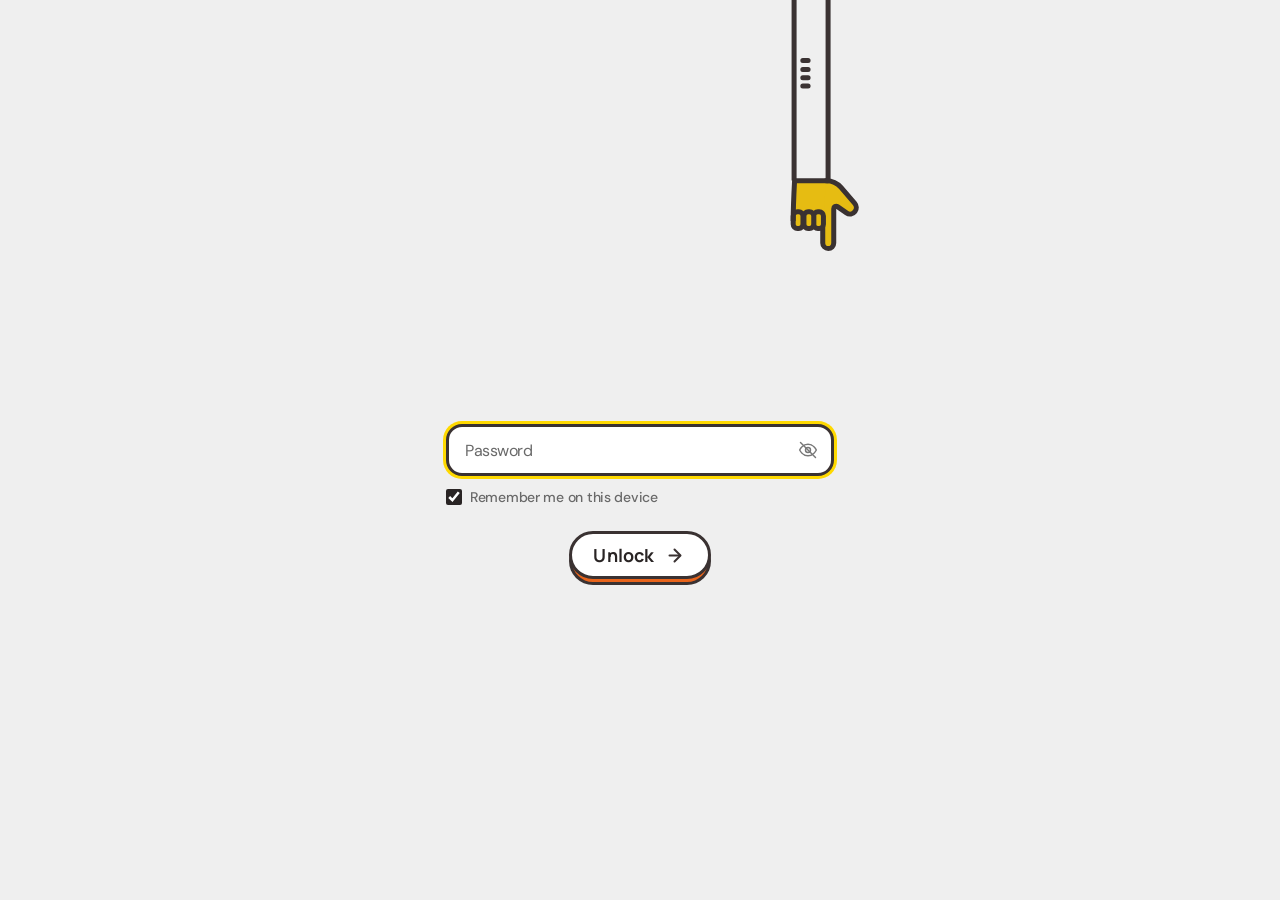
<file: mercury.html>
<!doctype html>
<html lang="en" class="staticrypt-html">
<head>
<meta charset="utf-8">
<meta name="viewport" content="width=device-width, initial-scale=1">
<meta name="robots" content="noindex, nofollow, noarchive, nosnippet, noimageindex">
<meta name="robots" content="noai, noimageai">
<title>Inken — Portfolio</title>
<link rel="preconnect" href="https://fonts.googleapis.com">
<link rel="preconnect" href="https://fonts.gstatic.com" crossorigin>
<link rel="stylesheet" href="https://fonts.googleapis.com/css2?family=DM+Sans:opsz,wght@9..40,400;9..40,500;9..40,600&family=Gabarito:wght@500;600;700&family=Manrope:wght@700&display=swap">
<link rel="stylesheet" href="css/tokens.css">
<link rel="stylesheet" href="css/typography.css">
<link rel="stylesheet" href="css/buttons.css">
<style>
  /* Layout follows Figma "password" (577:177): an arm reaches down from the top
     of the screen and points at the password field. */
  .hidden { display: none !important; }
  .sr-only { position: absolute; width: 1px; height: 1px; margin: -1px; overflow: hidden; clip: rect(0 0 0 0); white-space: nowrap; }
  body {
    position: relative;
    min-height: 100vh;
    min-height: 100dvh;
    background: var(--bg-main);
    overflow-x: hidden;
  }

  /* The password field sits at the vertical centre of the screen (52px tall,
     so the gate starts 26px above the middle); everything else hangs off it. */
  .gate {
    position: absolute;
    left: 50%;
    top: 50%;
    transform: translate(-50%, -26px);
    width: min(388px, 100vw - 32px);
    padding-bottom: 48px;
  }

  /* Arm: 369×378 drawing above the field; its wrist sits 16px in from the
     field's left edge. The tube's first segment is stretched up to the top
     of the screen in JS. */
  .arm {
    position: absolute;
    left: calc(100% * 16.2 / 388);
    bottom: calc(100% + 14px);
    display: block;
    width: calc(100% * 369.413 / 388);
    height: auto;
    aspect-ratio: 369.413 / 378;
    overflow: visible;
  }

  .field { position: relative; }
  .field input {
    width: 100%; box-sizing: border-box; height: 52px; padding: 0 52px 0 16px;
    font: inherit; font-size: var(--text-body-size); font-weight: var(--weight-regular);
    letter-spacing: var(--text-body-ls); color: var(--fg-header);
    background: var(--bg-white);
    border: 3px solid var(--fg-stroke); border-radius: 16px; outline: none;
  }
  .field input::placeholder { color: var(--fg-body); }
  .field input:focus-visible { box-shadow: 0 0 0 3px var(--brand-yellow-1); }
  .field input[aria-invalid="true"] { border-color: var(--brand-orange-1); }
  .eye {
    position: absolute; top: 0; right: 0; width: 52px; height: 52px;
    border: 0; background: none; cursor: pointer; color: var(--fg-subtitle);
    display: grid; place-items: center;
  }
  .eye:hover { color: var(--fg-header); }
  .eye svg { width: 20px; height: 20px; }
  .eye:focus-visible { outline: 2px solid var(--brand-blue-1); outline-offset: -6px; border-radius: 12px; }

  .error { margin: 8px 0 0; color: var(--brand-orange-1); }
  .error a { color: inherit; text-decoration: underline; text-underline-offset: 2px; }

  .remember { display: flex; align-items: center; gap: 8px; margin-top: 12px; cursor: pointer; }
  .remember input { width: 16px; height: 16px; margin: 0; accent-color: var(--fg-header); }

  .actions { display: flex; justify-content: center; margin-top: 25px; }
  .submit:disabled { opacity: .4; cursor: not-allowed; }

  .loading { position: fixed; inset: 0; display: grid; place-items: center; }
  .spinner { width: 28px; height: 28px; border: 3px solid var(--bg-enhance); border-top-color: var(--fg-header); border-radius: 50%; animation: spin 0.8s linear infinite; }
  @keyframes spin { to { transform: rotate(360deg); } }

</style>
</head>
<body class="staticrypt-body">
  <div id="staticrypt_loading" class="loading"><div class="spinner" aria-label="Loading"></div></div>

  <main id="staticrypt_content" class="gate hidden">
    <h1 class="sr-only">Inken — Portfolio</h1>
    <p class="sr-only">This portfolio contains confidential work. Enter the password to continue.</p>

    <svg class="arm" id="arm" viewBox="0 0 369.413 378" fill="none" aria-hidden="true">
      <!-- tube: a dark stroke with a background-coloured stroke inside reads as an outlined tube -->
      <path class="tube" pathLength="1" stroke="#3A3232" stroke-width="39"/>
      <path class="tube" pathLength="1" stroke="#EFEFEF" stroke-width="29"/>
      <!-- stripes on the tube, revealed as the hand passes them -->
      <g class="stripes" stroke="#3A3232" stroke-width="5" stroke-linecap="round">
        <g><path d="M346.1 53.9164H340.828M346.1 45.8578H340.828M346.1 37.4242H340.828M346.1 28.5004H340.828"/></g>
        <g><path d="M320.244 256.5V261.772M312.186 256.5V261.772M303.752 256.5V261.772M294.828 256.5V261.772"/></g>
        <g><path d="M24.0283 273.56H29.2995M24.0283 281.619H29.2995M24.0283 290.052H29.2995M24.0283 298.976H29.2995"/></g>
      </g>
      <!-- hand, drawn with its wrist centre at the origin, pointing down (+y) -->
      <g id="hand"><g id="hand-poke"><g transform="translate(-20.4 -307.7)" stroke="#3A3232" stroke-width="5" stroke-linecap="round" stroke-linejoin="round">
        <rect x="1.8285" y="307.007" width="33.5749" height="31.5604" fill="#E6BC12" stroke="none"/>
        <path d="M35.3492 307.679L35.6079 307.679C41.2395 307.679 46.5991 310.144 50.3203 314.458L64.0444 330.326C66.041 332.636 66.1537 336.07 64.3097 338.515C62.2733 341.203 58.5322 341.813 55.7795 339.896L46.8047 333.645C45.2128 332.541 43.057 333.699 43.057 335.663L43.057 369.879C43.057 372.987 40.5894 375.5 37.5514 375.5C34.5068 375.5 32.0459 372.981 32.0459 369.879L32.0459 354.85" fill="#E6BC12"/>
        <path d="M27.1639 355.53L28.5472 355.53C30.8687 355.53 32.7508 353.648 32.7508 351.326L32.7508 342.986C32.7508 340.664 30.8687 338.782 28.5472 338.782L27.1639 338.782C24.8423 338.782 22.9603 340.664 22.9603 342.986L22.9603 351.326C22.9603 353.648 24.8423 355.53 27.1639 355.53Z" fill="#E6BC12"/>
        <path d="M17.4475 355.53L18.8308 355.53C21.1524 355.53 23.0344 353.648 23.0344 351.326L23.0344 342.986C23.0344 340.664 21.1524 338.782 18.8308 338.782L17.4475 338.782C15.1259 338.782 13.244 340.664 13.244 342.986L13.244 351.326C13.244 353.648 15.1259 355.53 17.4475 355.53Z" fill="#E6BC12"/>
        <path d="M6.70354 355.53L8.08686 355.53C10.4084 355.53 12.2904 353.648 12.2904 351.326L12.2904 342.986C12.2904 340.664 10.4084 338.782 8.08687 338.782L6.70354 338.782C4.38197 338.782 2.5 340.664 2.5 342.986L2.5 351.326C2.5 353.648 4.38197 355.53 6.70354 355.53Z" fill="#E6BC12"/>
        <path d="M3.843 308.35C3.39533 316.856 2.5 336.687 2.5 347.969" stroke-linecap="butt"/>
        <path d="M3.843 307.679H37.0039" />
      </g></g></g>
    </svg>

    <form id="staticrypt-form" action="#" method="post" novalidate>
      <div class="field">
        <input id="staticrypt-password" type="password" name="password"
               placeholder="Password" aria-label="Password"
               autocomplete="current-password">
        <button type="button" class="eye" id="toggle" aria-label="Show password" title="Show password">
          <svg viewBox="0 0 20 20" fill="none" stroke="currentColor" stroke-width="1.46" stroke-linecap="round" stroke-linejoin="round" aria-hidden="true">
            <path d="M1.667 10s2.916-5.833 8.333-5.833S18.332 10 18.332 10s-2.916 5.833-8.333 5.833S1.667 10 1.667 10Z"/><circle cx="10" cy="10" r="2.5"/>
            <line id="eye-slash" x1="2.5" y1="2.5" x2="17.5" y2="17.5"/>
          </svg>
        </button>
      </div>
      <p id="error" class="error t-label2 hidden" role="alert">That password isn't right. Please try again.</p>
      <p id="insecure" class="error t-label2 hidden" role="alert">This page needs a secure connection to unlock. <a id="secure-link" href="#">Open the secure (https) version</a>.</p>

      <label id="staticrypt-remember-label" class="remember t-label2 hidden">
        <input id="staticrypt-remember" type="checkbox" name="remember" checked>
        Remember me on this device
      </label>

      <div class="actions">
        <button type="submit" class="btn btn--sm submit">Unlock <svg class="btn__icon" viewBox="0 0 24 24" fill="none" stroke="currentColor" stroke-width="2" stroke-linecap="round" stroke-linejoin="round" aria-hidden="true"><path d="M6.5 12.5h10"/><path d="M11.5 6.5l6 6-6 6"/></svg></button>
      </div>
    </form>
  </main>

<script>
  // filled in by staticrypt at build time
  const staticryptInitiator = ((function(){
  const exports = {};
  const cryptoEngine = ((function(){
  const exports = {};
  const { subtle } = crypto;

const IV_BITS = 16 * 8;
const HEX_BITS = 4;
const ENCRYPTION_ALGO = "AES-CBC";

/**
 * Translates between utf8 encoded hexadecimal strings
 * and Uint8Array bytes.
 */
const HexEncoder = {
    /**
     * hex string -> bytes
     * @param {string} hexString
     * @returns {Uint8Array}
     */
    parse: function (hexString) {
        if (hexString.length % 2 !== 0) throw "Invalid hexString";
        const arrayBuffer = new Uint8Array(hexString.length / 2);

        for (let i = 0; i < hexString.length; i += 2) {
            const byteValue = parseInt(hexString.substring(i, i + 2), 16);
            if (isNaN(byteValue)) {
                throw "Invalid hexString";
            }
            arrayBuffer[i / 2] = byteValue;
        }
        return arrayBuffer;
    },

    /**
     * bytes -> hex string
     * @param {Uint8Array} bytes
     * @returns {string}
     */
    stringify: function (bytes) {
        const hexBytes = [];

        for (let i = 0; i < bytes.length; ++i) {
            let byteString = bytes[i].toString(16);
            if (byteString.length < 2) {
                byteString = "0" + byteString;
            }
            hexBytes.push(byteString);
        }
        return hexBytes.join("");
    },
};

/**
 * Translates between utf8 strings and Uint8Array bytes.
 */
const UTF8Encoder = {
    parse: function (str) {
        return new TextEncoder().encode(str);
    },

    stringify: function (bytes) {
        return new TextDecoder().decode(bytes);
    },
};

/**
 * Salt and encrypt a msg with a password.
 */
async function encrypt(msg, hashedPassword) {
    // Must be 16 bytes, unpredictable, and preferably cryptographically random. However, it need not be secret.
    // https://developer.mozilla.org/en-US/docs/Web/API/SubtleCrypto/encrypt#parameters
    const iv = crypto.getRandomValues(new Uint8Array(IV_BITS / 8));

    const key = await subtle.importKey("raw", HexEncoder.parse(hashedPassword), ENCRYPTION_ALGO, false, ["encrypt"]);

    const encrypted = await subtle.encrypt(
        {
            name: ENCRYPTION_ALGO,
            iv: iv,
        },
        key,
        UTF8Encoder.parse(msg)
    );

    // iv will be 32 hex characters, we prepend it to the ciphertext for use in decryption
    return HexEncoder.stringify(iv) + HexEncoder.stringify(new Uint8Array(encrypted));
}
exports.encrypt = encrypt;

/**
 * Decrypt a salted msg using a password.
 *
 * @param {string} encryptedMsg
 * @param {string} hashedPassword
 * @returns {Promise<string>}
 */
async function decrypt(encryptedMsg, hashedPassword) {
    const ivLength = IV_BITS / HEX_BITS;
    const iv = HexEncoder.parse(encryptedMsg.substring(0, ivLength));
    const encrypted = encryptedMsg.substring(ivLength);

    const key = await subtle.importKey("raw", HexEncoder.parse(hashedPassword), ENCRYPTION_ALGO, false, ["decrypt"]);

    const outBuffer = await subtle.decrypt(
        {
            name: ENCRYPTION_ALGO,
            iv: iv,
        },
        key,
        HexEncoder.parse(encrypted)
    );

    return UTF8Encoder.stringify(new Uint8Array(outBuffer));
}
exports.decrypt = decrypt;

/**
 * Salt and hash the password so it can be stored in localStorage without opening a password reuse vulnerability.
 *
 * @param {string} password
 * @param {string} salt
 * @returns {Promise<string>}
 */
async function hashPassword(password, salt) {
    // we hash the password in multiple steps, each adding more iterations. This is because we used to allow less
    // iterations, so for backward compatibility reasons, we need to support going from that to more iterations.
    let hashedPassword = await hashLegacyRound(password, salt);

    hashedPassword = await hashSecondRound(hashedPassword, salt);

    return hashThirdRound(hashedPassword, salt);
}
exports.hashPassword = hashPassword;

/**
 * This hashes the password with 1k iterations. This is a low number, we need this function to support backwards
 * compatibility.
 *
 * @param {string} password
 * @param {string} salt
 * @returns {Promise<string>}
 */
function hashLegacyRound(password, salt) {
    return pbkdf2(password, salt, 1000, "SHA-1");
}
exports.hashLegacyRound = hashLegacyRound;

/**
 * Add a second round of iterations. This is because we used to use 1k, so for backwards compatibility with
 * remember-me/autodecrypt links, we need to support going from that to more iterations.
 *
 * @param hashedPassword
 * @param salt
 * @returns {Promise<string>}
 */
function hashSecondRound(hashedPassword, salt) {
    return pbkdf2(hashedPassword, salt, 14000, "SHA-256");
}
exports.hashSecondRound = hashSecondRound;

/**
 * Add a third round of iterations to bring total number to 600k. This is because we used to use 1k, then 15k, so for
 * backwards compatibility with remember-me/autodecrypt links, we need to support going from that to more iterations.
 *
 * @param hashedPassword
 * @param salt
 * @returns {Promise<string>}
 */
function hashThirdRound(hashedPassword, salt) {
    return pbkdf2(hashedPassword, salt, 585000, "SHA-256");
}
exports.hashThirdRound = hashThirdRound;

/**
 * Salt and hash the password so it can be stored in localStorage without opening a password reuse vulnerability.
 *
 * @param {string} password
 * @param {string} salt
 * @param {int} iterations
 * @param {string} hashAlgorithm
 * @returns {Promise<string>}
 */
async function pbkdf2(password, salt, iterations, hashAlgorithm) {
    const key = await subtle.importKey("raw", UTF8Encoder.parse(password), "PBKDF2", false, ["deriveBits"]);

    const keyBytes = await subtle.deriveBits(
        {
            name: "PBKDF2",
            hash: hashAlgorithm,
            iterations,
            salt: UTF8Encoder.parse(salt),
        },
        key,
        256
    );

    return HexEncoder.stringify(new Uint8Array(keyBytes));
}

function generateRandomSalt() {
    const bytes = crypto.getRandomValues(new Uint8Array(128 / 8));

    return HexEncoder.stringify(new Uint8Array(bytes));
}
exports.generateRandomSalt = generateRandomSalt;

async function signMessage(hashedPassword, message) {
    const key = await subtle.importKey(
        "raw",
        HexEncoder.parse(hashedPassword),
        {
            name: "HMAC",
            hash: "SHA-256",
        },
        false,
        ["sign"]
    );
    const signature = await subtle.sign("HMAC", key, UTF8Encoder.parse(message));

    return HexEncoder.stringify(new Uint8Array(signature));
}
exports.signMessage = signMessage;

function getRandomAlphanum() {
    const possibleCharacters = "abcdefghijklmnopqrstuvwxyzABCDEFGHIJKLMNOPQRSTUVWXYZ0123456789";

    let byteArray;
    let parsedInt;

    // Keep generating new random bytes until we get a value that falls
    // within a range that can be evenly divided by possibleCharacters.length
    do {
        byteArray = crypto.getRandomValues(new Uint8Array(1));
        // extract the lowest byte to get an int from 0 to 255 (probably unnecessary, since we're only generating 1 byte)
        parsedInt = byteArray[0] & 0xff;
    } while (parsedInt >= 256 - (256 % possibleCharacters.length));

    // Take the modulo of the parsed integer to get a random number between 0 and totalLength - 1
    const randomIndex = parsedInt % possibleCharacters.length;

    return possibleCharacters[randomIndex];
}

/**
 * Generate a random string of a given length.
 *
 * @param {int} length
 * @returns {string}
 */
function generateRandomString(length) {
    let randomString = "";

    for (let i = 0; i < length; i++) {
        randomString += getRandomAlphanum();
    }

    return randomString;
}
exports.generateRandomString = generateRandomString;

  return exports;
})());
const codec = ((function(){
  const exports = {};
  /**
 * Initialize the codec with the provided cryptoEngine - this return functions to encode and decode messages.
 *
 * @param cryptoEngine - the engine to use for encryption / decryption
 */
function init(cryptoEngine) {
    const exports = {};

    /**
     * Top-level function for encoding a message.
     * Includes password hashing, encryption, and signing.
     *
     * @param {string} msg
     * @param {string} password
     * @param {string} salt
     *
     * @returns {string} The encoded text
     */
    async function encode(msg, password, salt) {
        const hashedPassword = await cryptoEngine.hashPassword(password, salt);

        const encrypted = await cryptoEngine.encrypt(msg, hashedPassword);

        // we use the hashed password in the HMAC because this is effectively what will be used a password (so we can store
        // it in localStorage safely, we don't use the clear text password)
        const hmac = await cryptoEngine.signMessage(hashedPassword, encrypted);

        return hmac + encrypted;
    }
    exports.encode = encode;

    /**
     * Encode using a password that has already been hashed. This is useful to encode multiple messages in a row, that way
     * we don't need to hash the password multiple times.
     *
     * @param {string} msg
     * @param {string} hashedPassword
     *
     * @returns {string} The encoded text
     */
    async function encodeWithHashedPassword(msg, hashedPassword) {
        const encrypted = await cryptoEngine.encrypt(msg, hashedPassword);

        // we use the hashed password in the HMAC because this is effectively what will be used a password (so we can store
        // it in localStorage safely, we don't use the clear text password)
        const hmac = await cryptoEngine.signMessage(hashedPassword, encrypted);

        return hmac + encrypted;
    }
    exports.encodeWithHashedPassword = encodeWithHashedPassword;

    /**
     * Top-level function for decoding a message.
     * Includes signature check and decryption.
     *
     * @param {string} signedMsg
     * @param {string} hashedPassword
     * @param {string} salt
     * @param {int} backwardCompatibleAttempt
     * @param {string} originalPassword
     *
     * @returns {Object} {success: true, decoded: string} | {success: false, message: string}
     */
    async function decode(signedMsg, hashedPassword, salt, backwardCompatibleAttempt = 0, originalPassword = "") {
        const encryptedHMAC = signedMsg.substring(0, 64);
        const encryptedMsg = signedMsg.substring(64);
        const decryptedHMAC = await cryptoEngine.signMessage(hashedPassword, encryptedMsg);

        if (decryptedHMAC !== encryptedHMAC) {
            // we have been raising the number of iterations in the hashing algorithm multiple times, so to support the old
            // remember-me/autodecrypt links we need to try bringing the old hashes up to speed.
            originalPassword = originalPassword || hashedPassword;
            if (backwardCompatibleAttempt === 0) {
                const updatedHashedPassword = await cryptoEngine.hashThirdRound(originalPassword, salt);

                return decode(signedMsg, updatedHashedPassword, salt, backwardCompatibleAttempt + 1, originalPassword);
            }
            if (backwardCompatibleAttempt === 1) {
                let updatedHashedPassword = await cryptoEngine.hashSecondRound(originalPassword, salt);
                updatedHashedPassword = await cryptoEngine.hashThirdRound(updatedHashedPassword, salt);

                return decode(signedMsg, updatedHashedPassword, salt, backwardCompatibleAttempt + 1, originalPassword);
            }

            return { success: false, message: "Signature mismatch" };
        }

        return {
            success: true,
            decoded: await cryptoEngine.decrypt(encryptedMsg, hashedPassword),
        };
    }
    exports.decode = decode;

    return exports;
}
exports.init = init;

  return exports;
})());
const decode = codec.init(cryptoEngine).decode;

/**
 * Initialize the staticrypt module, that exposes functions callbable by the password_template.
 *
 * @param {{
 *  staticryptEncryptedMsgUniqueVariableName: string,
 *  isRememberEnabled: boolean,
 *  rememberDurationInDays: number,
 *  staticryptSaltUniqueVariableName: string,
 * }} staticryptConfig - object of data that is stored on the password_template at encryption time.
 *
 * @param {{
 *  rememberExpirationKey: string,
 *  rememberPassphraseKey: string,
 *  replaceHtmlCallback: function,
 *  clearLocalStorageCallback: function,
 * }} templateConfig - object of data that can be configured by a custom password_template.
 */
function init(staticryptConfig, templateConfig) {
    const exports = {};

    /**
     * Decrypt our encrypted page, replace the whole HTML.
     *
     * @param {string} hashedPassword
     * @returns {Promise<boolean>}
     */
    async function decryptAndReplaceHtml(hashedPassword) {
        const { staticryptEncryptedMsgUniqueVariableName, staticryptSaltUniqueVariableName } = staticryptConfig;
        const { replaceHtmlCallback } = templateConfig;

        const result = await decode(
            staticryptEncryptedMsgUniqueVariableName,
            hashedPassword,
            staticryptSaltUniqueVariableName
        );
        if (!result.success) {
            return false;
        }
        const plainHTML = result.decoded;

        // if the user configured a callback call it, otherwise just replace the whole HTML
        if (typeof replaceHtmlCallback === "function") {
            replaceHtmlCallback(plainHTML);
        } else {
            document.write(plainHTML);
            document.close();
        }

        return true;
    }

    /**
     * Attempt to decrypt the page and replace the whole HTML.
     *
     * @param {string} password
     * @param {boolean} isRememberChecked
     *
     * @returns {Promise<{isSuccessful: boolean, hashedPassword?: string}>} - we return an object, so that if we want to
     *   expose more information in the future we can do it without breaking the password_template
     */
    async function handleDecryptionOfPage(password, isRememberChecked) {
        const { staticryptSaltUniqueVariableName } = staticryptConfig;

        // decrypt and replace the whole page
        const hashedPassword = await cryptoEngine.hashPassword(password, staticryptSaltUniqueVariableName);
        return handleDecryptionOfPageFromHash(hashedPassword, isRememberChecked);
    }
    exports.handleDecryptionOfPage = handleDecryptionOfPage;

    async function handleDecryptionOfPageFromHash(hashedPassword, isRememberChecked) {
        const { isRememberEnabled, rememberDurationInDays } = staticryptConfig;
        const { rememberExpirationKey, rememberPassphraseKey } = templateConfig;

        const isDecryptionSuccessful = await decryptAndReplaceHtml(hashedPassword);

        if (!isDecryptionSuccessful) {
            return {
                isSuccessful: false,
                hashedPassword,
            };
        }

        // remember the hashedPassword and set its expiration if necessary
        if (isRememberEnabled && isRememberChecked) {
            window.localStorage.setItem(rememberPassphraseKey, hashedPassword);

            // set the expiration if the duration isn't 0 (meaning no expiration)
            if (rememberDurationInDays > 0) {
                window.localStorage.setItem(
                    rememberExpirationKey,
                    (new Date().getTime() + rememberDurationInDays * 24 * 60 * 60 * 1000).toString()
                );
            }
        }

        return {
            isSuccessful: true,
            hashedPassword,
        };
    }
    exports.handleDecryptionOfPageFromHash = handleDecryptionOfPageFromHash;

    /**
     * Clear localstorage from staticrypt related values
     */
    function clearLocalStorage() {
        const { clearLocalStorageCallback, rememberExpirationKey, rememberPassphraseKey } = templateConfig;

        if (typeof clearLocalStorageCallback === "function") {
            clearLocalStorageCallback();
        } else {
            localStorage.removeItem(rememberPassphraseKey);
            localStorage.removeItem(rememberExpirationKey);
        }
    }

    async function handleDecryptOnLoad() {
        let isSuccessful = await decryptOnLoadFromUrl();

        if (!isSuccessful) {
            isSuccessful = await decryptOnLoadFromRememberMe();
        }

        return { isSuccessful };
    }
    exports.handleDecryptOnLoad = handleDecryptOnLoad;

    /**
     * Clear storage if we are logging out
     *
     * @returns {boolean} - whether we logged out
     */
    function logoutIfNeeded() {
        const logoutKey = "staticrypt_logout";

        // handle logout through query param
        const queryParams = new URLSearchParams(window.location.search);
        if (queryParams.has(logoutKey)) {
            clearLocalStorage();
            return true;
        }

        // handle logout through URL fragment
        const hash = window.location.hash.substring(1);
        if (hash.includes(logoutKey)) {
            clearLocalStorage();
            return true;
        }

        return false;
    }

    /**
     * To be called on load: check if we want to try to decrypt and replace the HTML with the decrypted content, and
     * try to do it if needed.
     *
     * @returns {Promise<boolean>} true if we derypted and replaced the whole page, false otherwise
     */
    async function decryptOnLoadFromRememberMe() {
        const { rememberDurationInDays } = staticryptConfig;
        const { rememberExpirationKey, rememberPassphraseKey } = templateConfig;

        // if we are login out, terminate
        if (logoutIfNeeded()) {
            return false;
        }

        // if there is expiration configured, check if we're not beyond the expiration
        if (rememberDurationInDays && rememberDurationInDays > 0) {
            const expiration = localStorage.getItem(rememberExpirationKey),
                isExpired = expiration && new Date().getTime() > parseInt(expiration);

            if (isExpired) {
                clearLocalStorage();
                return false;
            }
        }

        const hashedPassword = localStorage.getItem(rememberPassphraseKey);

        if (hashedPassword) {
            // try to decrypt
            const isDecryptionSuccessful = await decryptAndReplaceHtml(hashedPassword);

            // if the decryption is unsuccessful the password might be wrong - silently clear the saved data and let
            // the user fill the password form again
            if (!isDecryptionSuccessful) {
                clearLocalStorage();
                return false;
            }

            return true;
        }

        return false;
    }

    async function decryptOnLoadFromUrl() {
        const passwordKey = "staticrypt_pwd";
        const rememberMeKey = "remember_me";

        // try to get the password from the query param (for backward compatibility - we now want to avoid this method,
        // since it sends the hashed password to the server which isn't needed)
        const queryParams = new URLSearchParams(window.location.search);
        const hashedPasswordQuery = queryParams.get(passwordKey);
        const rememberMeQuery = queryParams.get(rememberMeKey);

        const urlFragment = window.location.hash.substring(1);
        // get the password from the url fragment
        const hashedPasswordRegexMatch = urlFragment.match(new RegExp(passwordKey + "=([^&]*)"));
        const hashedPasswordFragment = hashedPasswordRegexMatch ? hashedPasswordRegexMatch[1] : null;
        const rememberMeFragment = urlFragment.includes(rememberMeKey);

        const hashedPassword = hashedPasswordFragment || hashedPasswordQuery;
        const rememberMe = rememberMeFragment || rememberMeQuery;

        if (hashedPassword) {
            return handleDecryptionOfPageFromHash(hashedPassword, rememberMe);
        }

        return false;
    }

    return exports;
}
exports.init = init;

  return exports;
})());
  const templateToggleAltShow = "Show password",
      templateToggleAltHide = "Hide password",
      isRememberEnabled = true,
      staticryptConfig = {"staticryptEncryptedMsgUniqueVariableName":"[base64]","isRememberEnabled":true,"rememberDurationInDays":30,"staticryptSaltUniqueVariableName":"8416d9dc185514ecc7b9c62ba1b47d3d"};

  const staticrypt = staticryptInitiator.init(staticryptConfig, {
    rememberExpirationKey: "staticrypt_expiration",
    rememberPassphraseKey: "staticrypt_passphrase",
    replaceHtmlCallback: null,
    clearLocalStorageCallback: null,
  });

  const input = document.getElementById("staticrypt-password");
  const error = document.getElementById("error");
  const reduceMotion = window.matchMedia("(prefers-reduced-motion: reduce)").matches;

  // ---------- Arm: the hand travels down the tube like a snake ----------
  const arm = (() => {
    const svg = document.getElementById("arm");
    const tubes = [...svg.querySelectorAll(".tube")];
    const hand = document.getElementById("hand");
    const poke = document.getElementById("hand-poke");
    const stripes = [...svg.querySelectorAll(".stripes > g")];
    const VIEW_W = 369.413;
    let length = 0, stripeAt = [], progress = 0;

    // Centre line of the tube: down from above the screen, round the corner,
    // left along the bottom, and down into the wrist.
    function layout() {
      const box = svg.getBoundingClientRect();
      const scale = box.width / VIEW_W;
      const top = -((box.top + window.scrollY) / scale) - 20;
      const d = `M349.1 ${top.toFixed(1)} V233.3 A20 20 0 0 1 329.1 253.3 H37.4 A17 17 0 0 0 20.4 270.3 V307.7`;
      tubes.forEach(t => t.setAttribute("d", d));
      length = tubes[0].getTotalLength();
      // where along the tube each stripe sits, so it appears as the hand goes past
      stripeAt = stripes.map(g => {
        const b = g.getBBox(), cx = b.x + b.width / 2, cy = b.y + b.height / 2;
        let best = 0, bestDist = Infinity;
        for (let i = 0; i <= 400; i++) {
          const p = tubes[0].getPointAtLength(length * i / 400);
          const dist = (p.x - cx) ** 2 + (p.y - cy) ** 2;
          if (dist < bestDist) { bestDist = dist; best = i / 400; }
        }
        return best;
      });
      draw(progress);
    }

    function draw(p) {
      progress = p;
      tubes.forEach(t => { t.style.strokeDasharray = "1 1"; t.style.strokeDashoffset = String(1 - p); });
      stripes.forEach((g, i) => { g.style.opacity = p >= stripeAt[i] ? 1 : 0; });
      const at = Math.max(0.5, length * p);
      const a = tubes[0].getPointAtLength(at - 0.5), b = tubes[0].getPointAtLength(at);
      const angle = Math.atan2(b.y - a.y, b.x - a.x) * 180 / Math.PI - 90;  // hand points along the tube
      hand.setAttribute("transform", `translate(${b.x.toFixed(2)} ${b.y.toFixed(2)}) rotate(${angle.toFixed(2)})`);
    }

    const ease = t => t < .5 ? 4 * t * t * t : 1 - Math.pow(-2 * t + 2, 3) / 2;  // easeInOutCubic

    function play(onDone) {
      layout();
      if (reduceMotion) { draw(1); onDone && onDone(); return; }
      const DURATION = 2800, start = performance.now();
      const step = now => {
        const t = Math.min(1, (now - start) / DURATION);
        draw(ease(t));
        if (t < 1) return requestAnimationFrame(step);
        // two little pokes at the field
        poke.animate([
          { transform: "translateY(0)" }, { transform: "translateY(7px)" }, { transform: "translateY(0)" },
          { transform: "translateY(5px)" }, { transform: "translateY(0)" },
        ], { duration: 650, easing: "ease-in-out" });
        onDone && onDone();
      };
      draw(0);
      requestAnimationFrame(step);
    }

    window.addEventListener("resize", () => { if (length) layout(); });
    return { play };
  })();

  // Decryption uses the browser's Web Crypto API, which only exists on https
  // (and localhost). On plain http it is missing, so say so instead of failing silently.
  const canDecrypt = !!(window.crypto && window.crypto.subtle);

  function showForm() {
    document.getElementById("staticrypt_loading").classList.add("hidden");
    const gate = document.getElementById("staticrypt_content");
    gate.classList.remove("hidden");
    if (isRememberEnabled) document.getElementById("staticrypt-remember-label").classList.remove("hidden");
    if (!canDecrypt) {
      document.getElementById("secure-link").href = "https://" + location.host + location.pathname;
      document.getElementById("insecure").classList.remove("hidden");
      document.querySelector("#staticrypt-form .submit").disabled = true;
    }
    // The form is usable straight away; the hand takes its time on the way down
    if (canDecrypt) input.focus({ preventScroll: true });
    arm.play();
  }

  window.onload = async function () {
    if (!canDecrypt) return showForm();
    try {
      const { isSuccessful } = await staticrypt.handleDecryptOnLoad();
      if (!isSuccessful) showForm();
    } catch (err) {
      showForm();
    }
  };

  const toggle = document.getElementById("toggle");
  toggle.addEventListener("click", function () {
    const show = input.type === "password";
    input.type = show ? "text" : "password";
    document.getElementById("eye-slash").style.display = show ? "none" : "";
    const label = show ? templateToggleAltHide : templateToggleAltShow;
    toggle.setAttribute("aria-label", label);
    toggle.title = label;
  });

  input.addEventListener("input", function () {
    error.classList.add("hidden");
    input.removeAttribute("aria-invalid");
  });

  document.getElementById("staticrypt-form").addEventListener("submit", async function (e) {
    e.preventDefault();
    const remember = document.getElementById("staticrypt-remember").checked;
    let isSuccessful = false;
    try {
      ({ isSuccessful } = await staticrypt.handleDecryptionOfPage(input.value, remember));
    } catch (err) {
      isSuccessful = false;
    }
    if (!isSuccessful) {
      error.classList.remove("hidden");
      input.setAttribute("aria-invalid", "true");
      input.select();
    }
  });
</script>
</body>
</html>
</file>
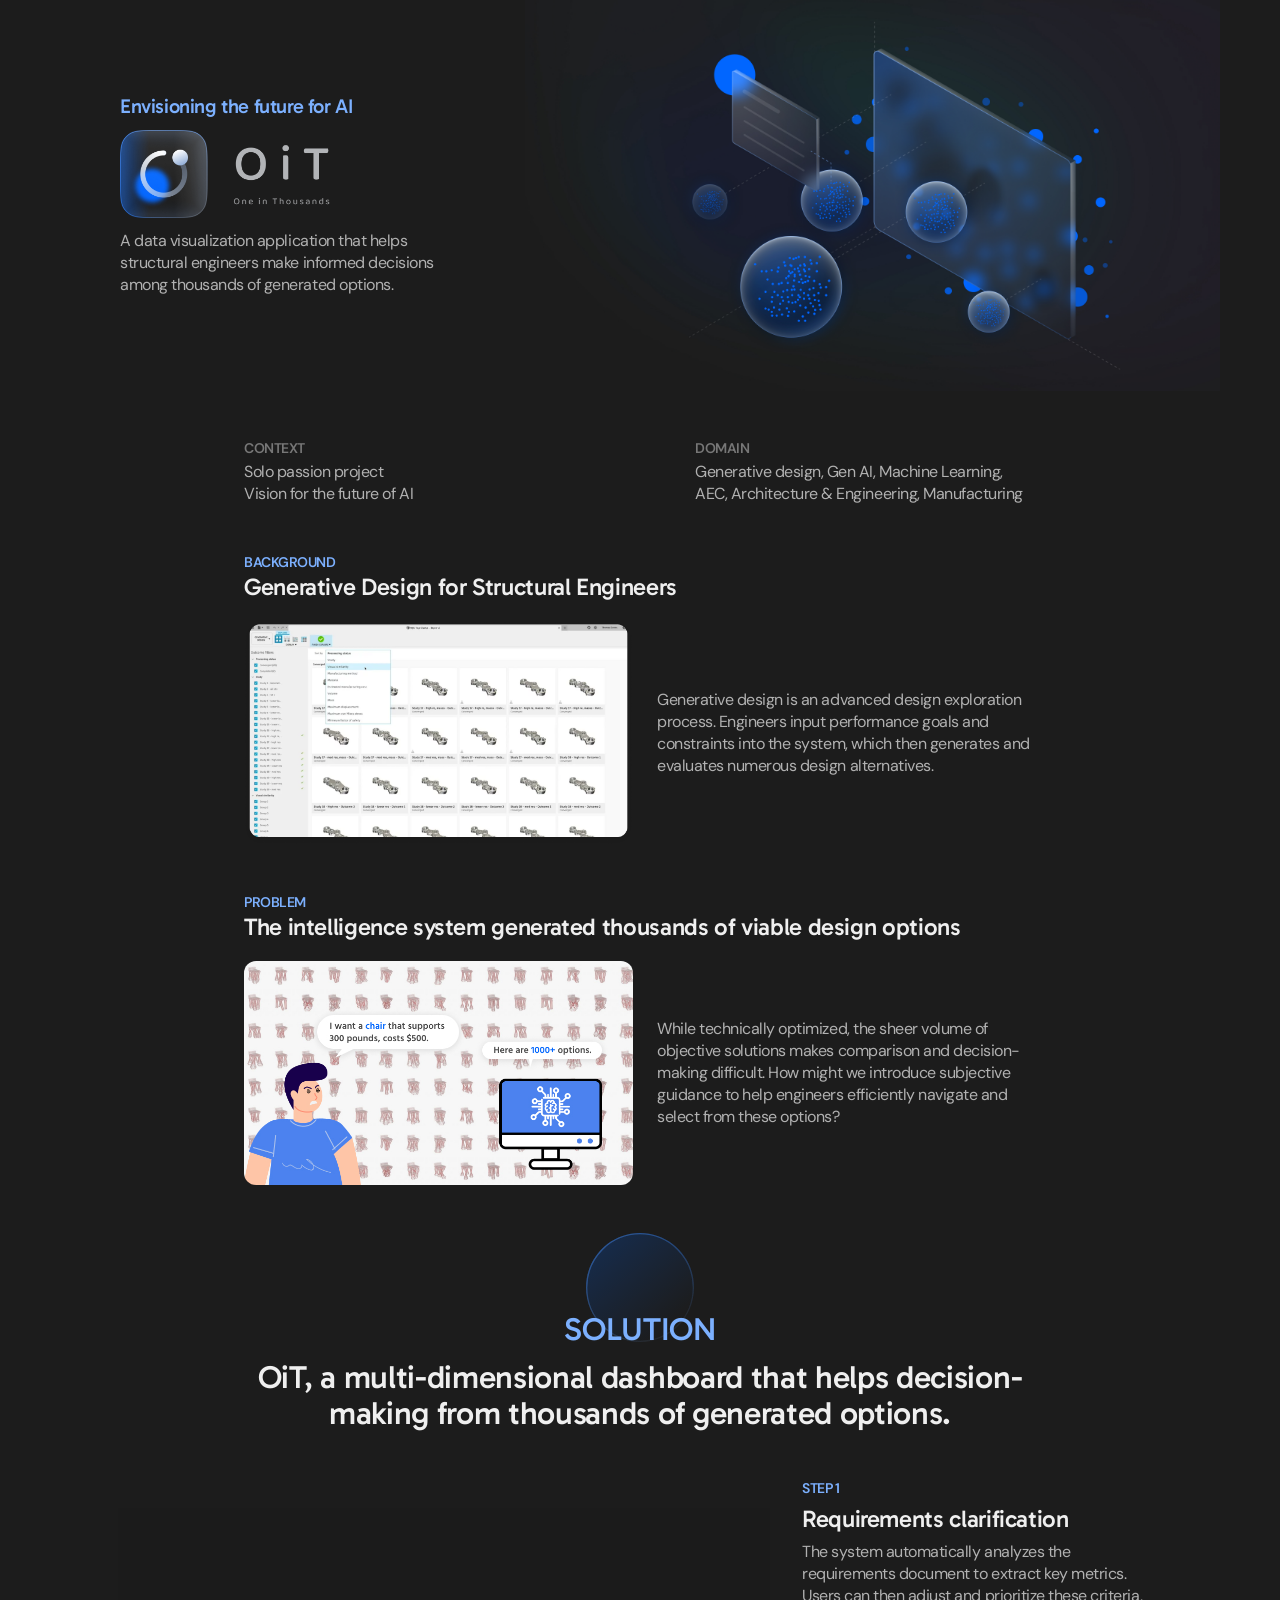
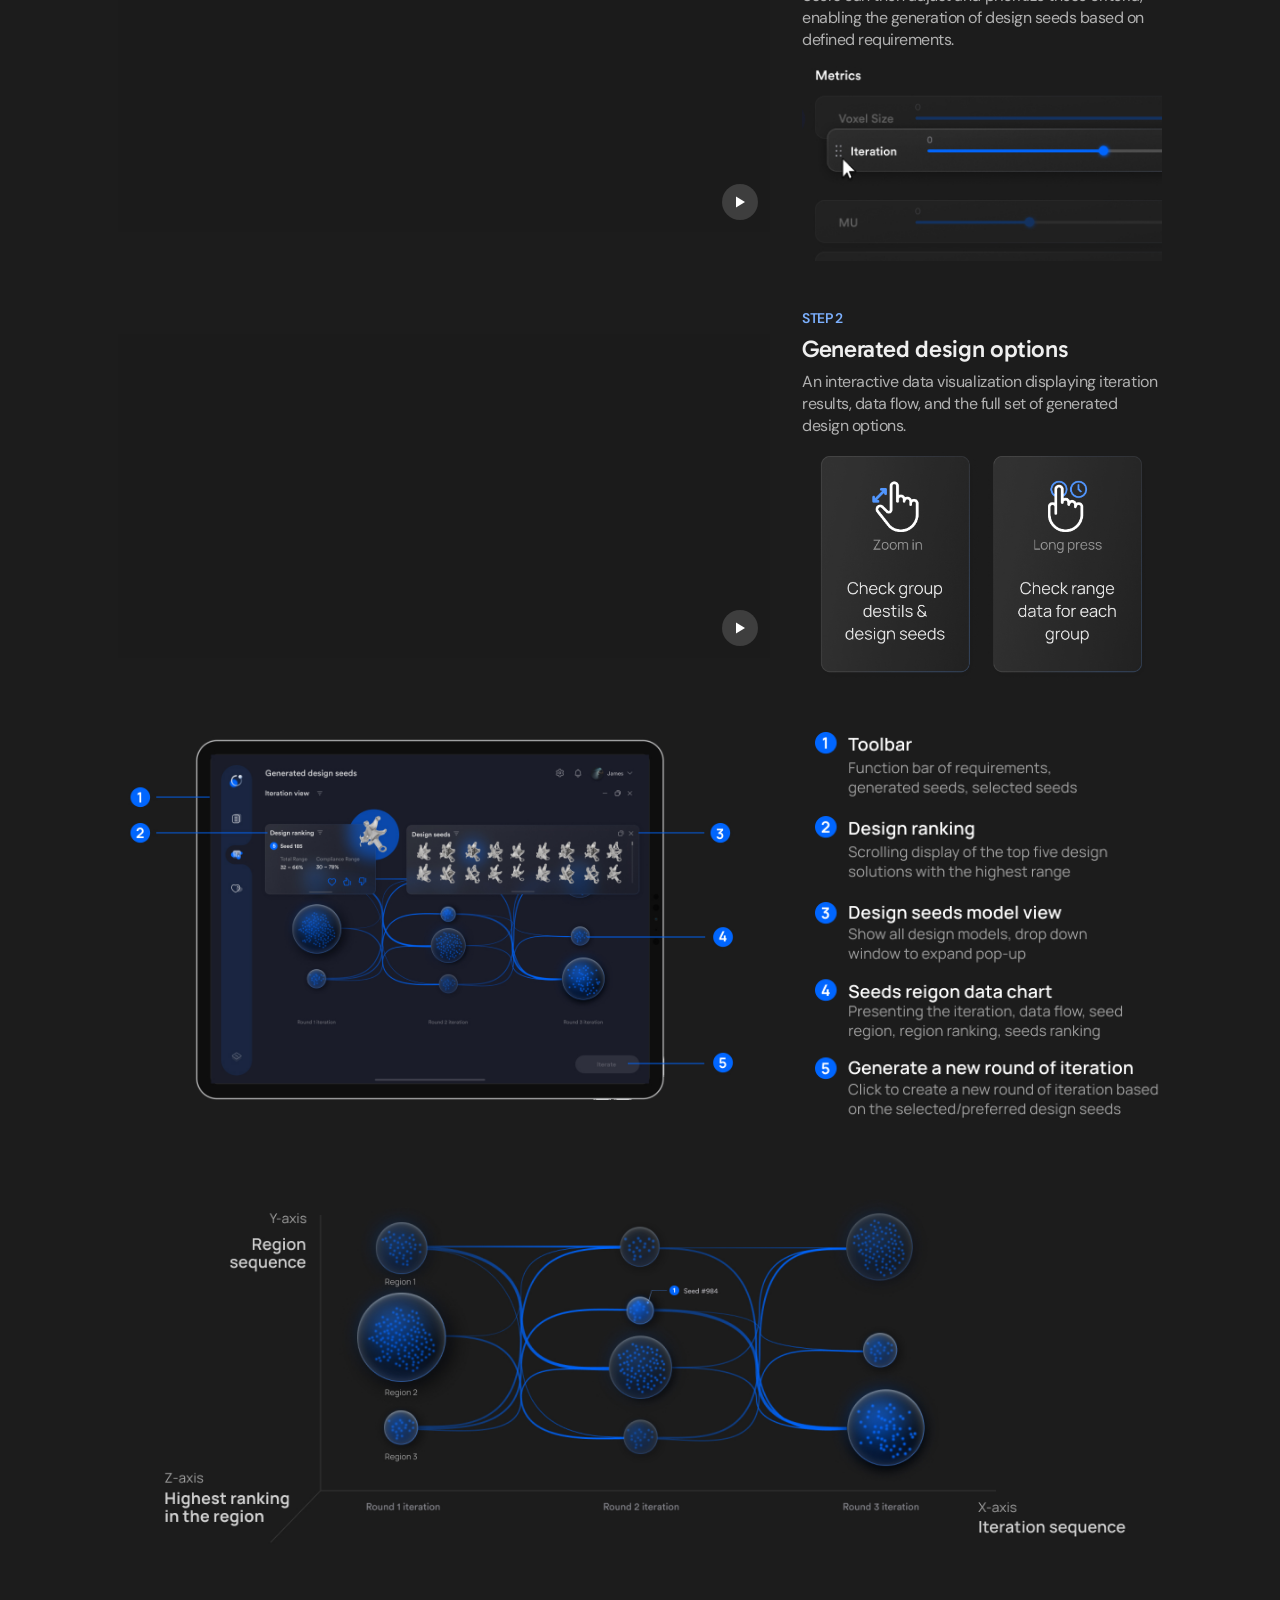
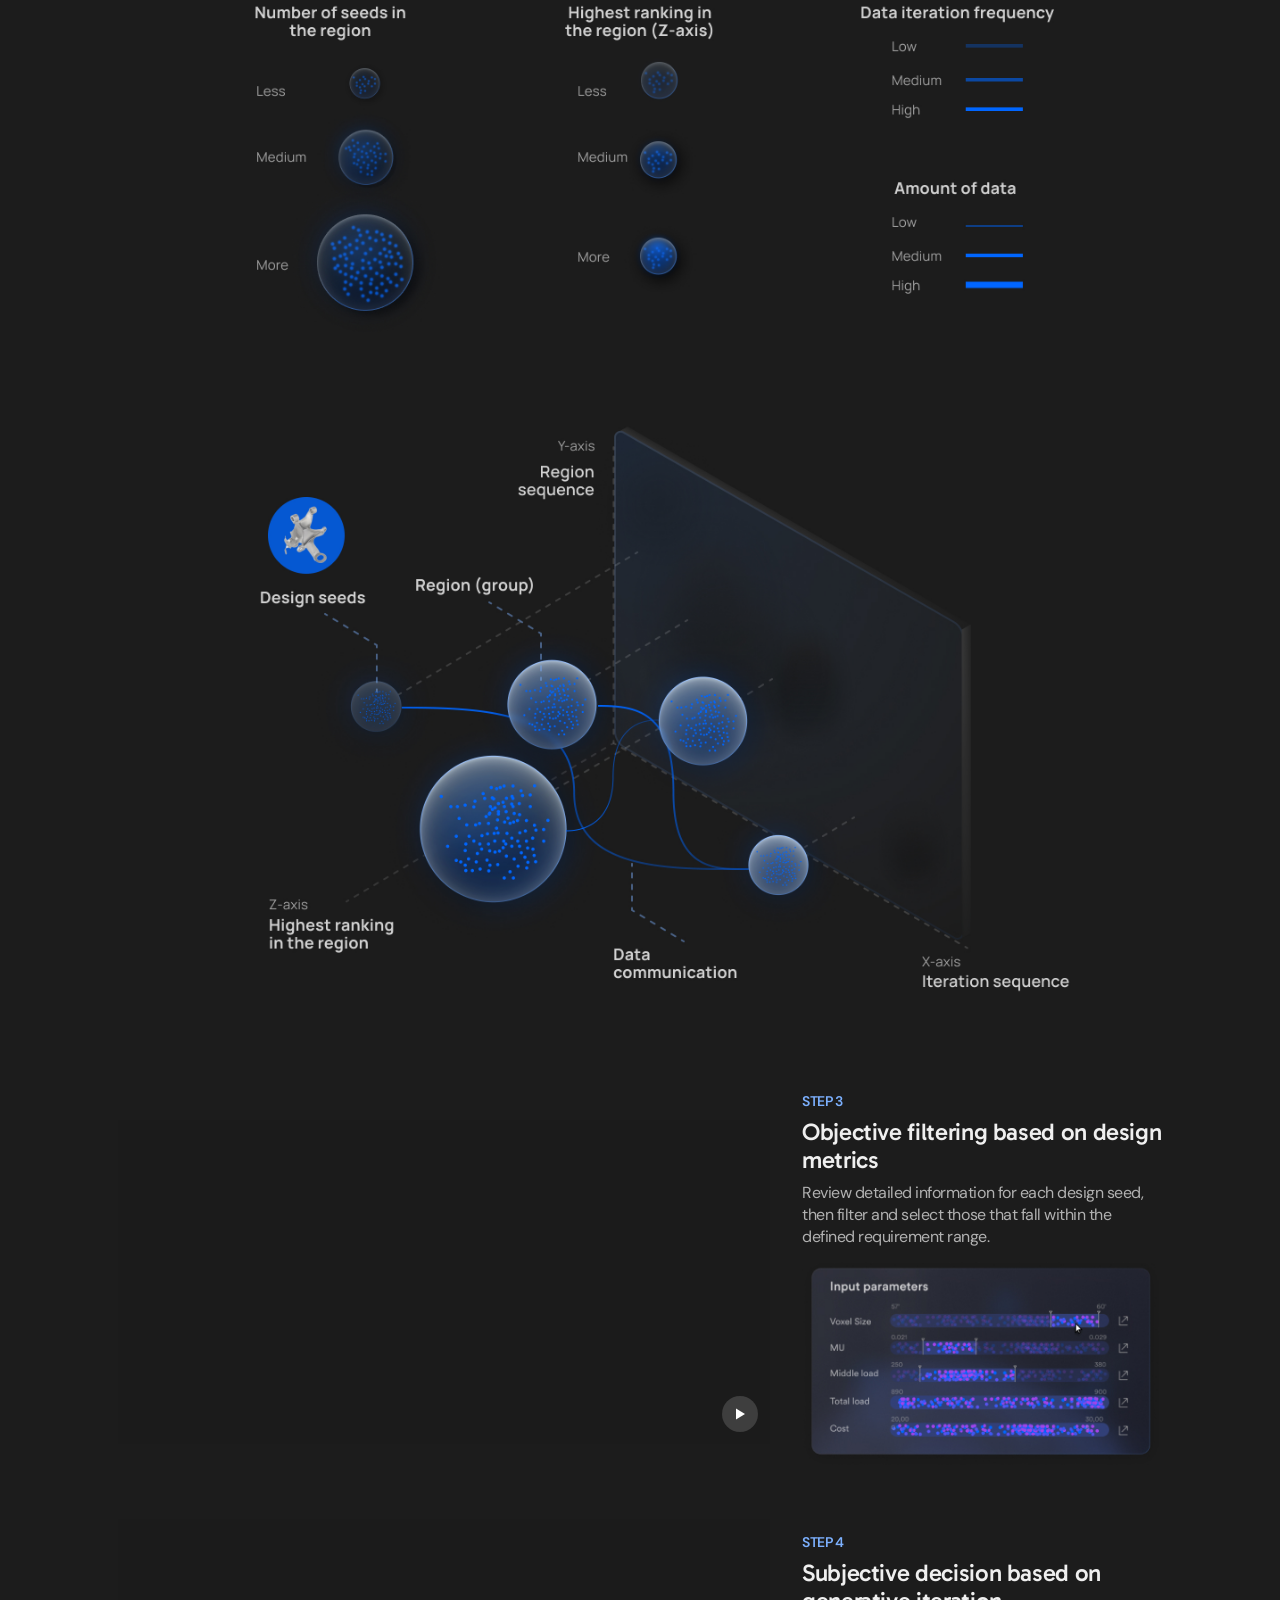
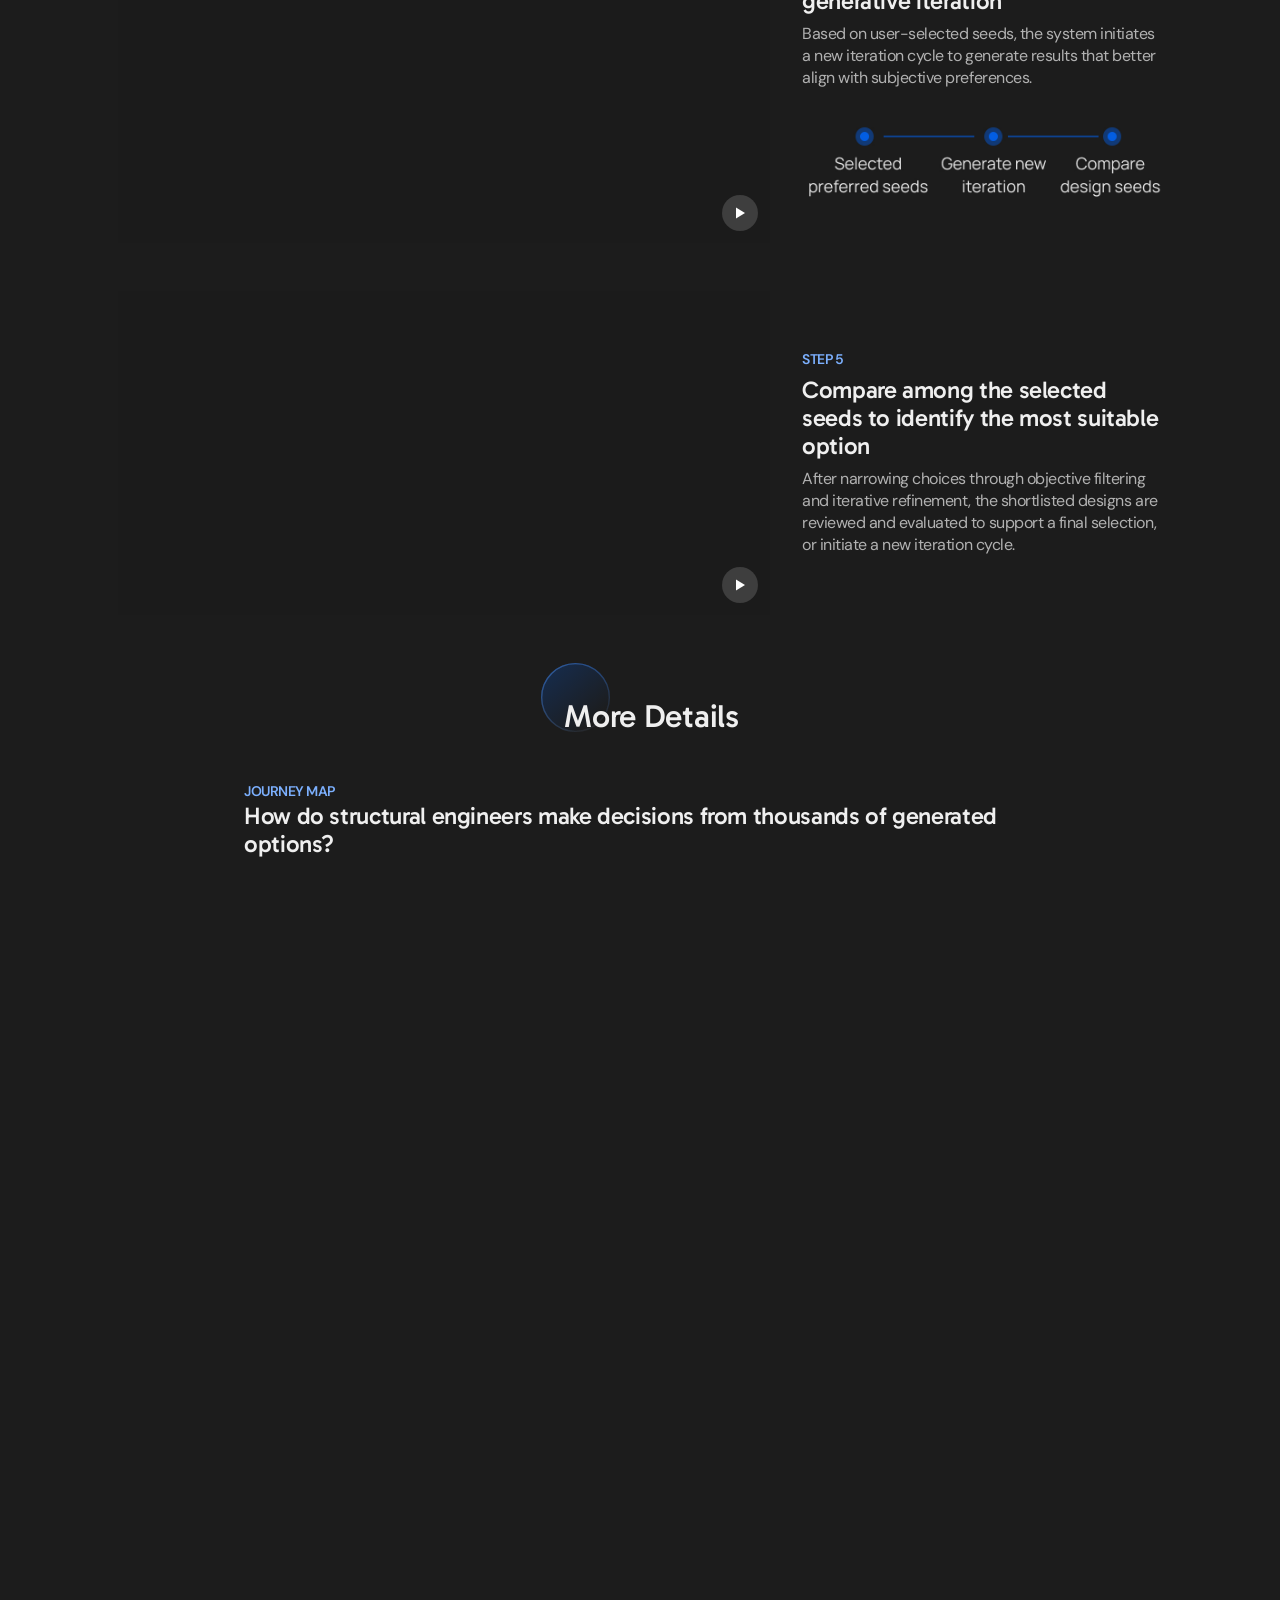
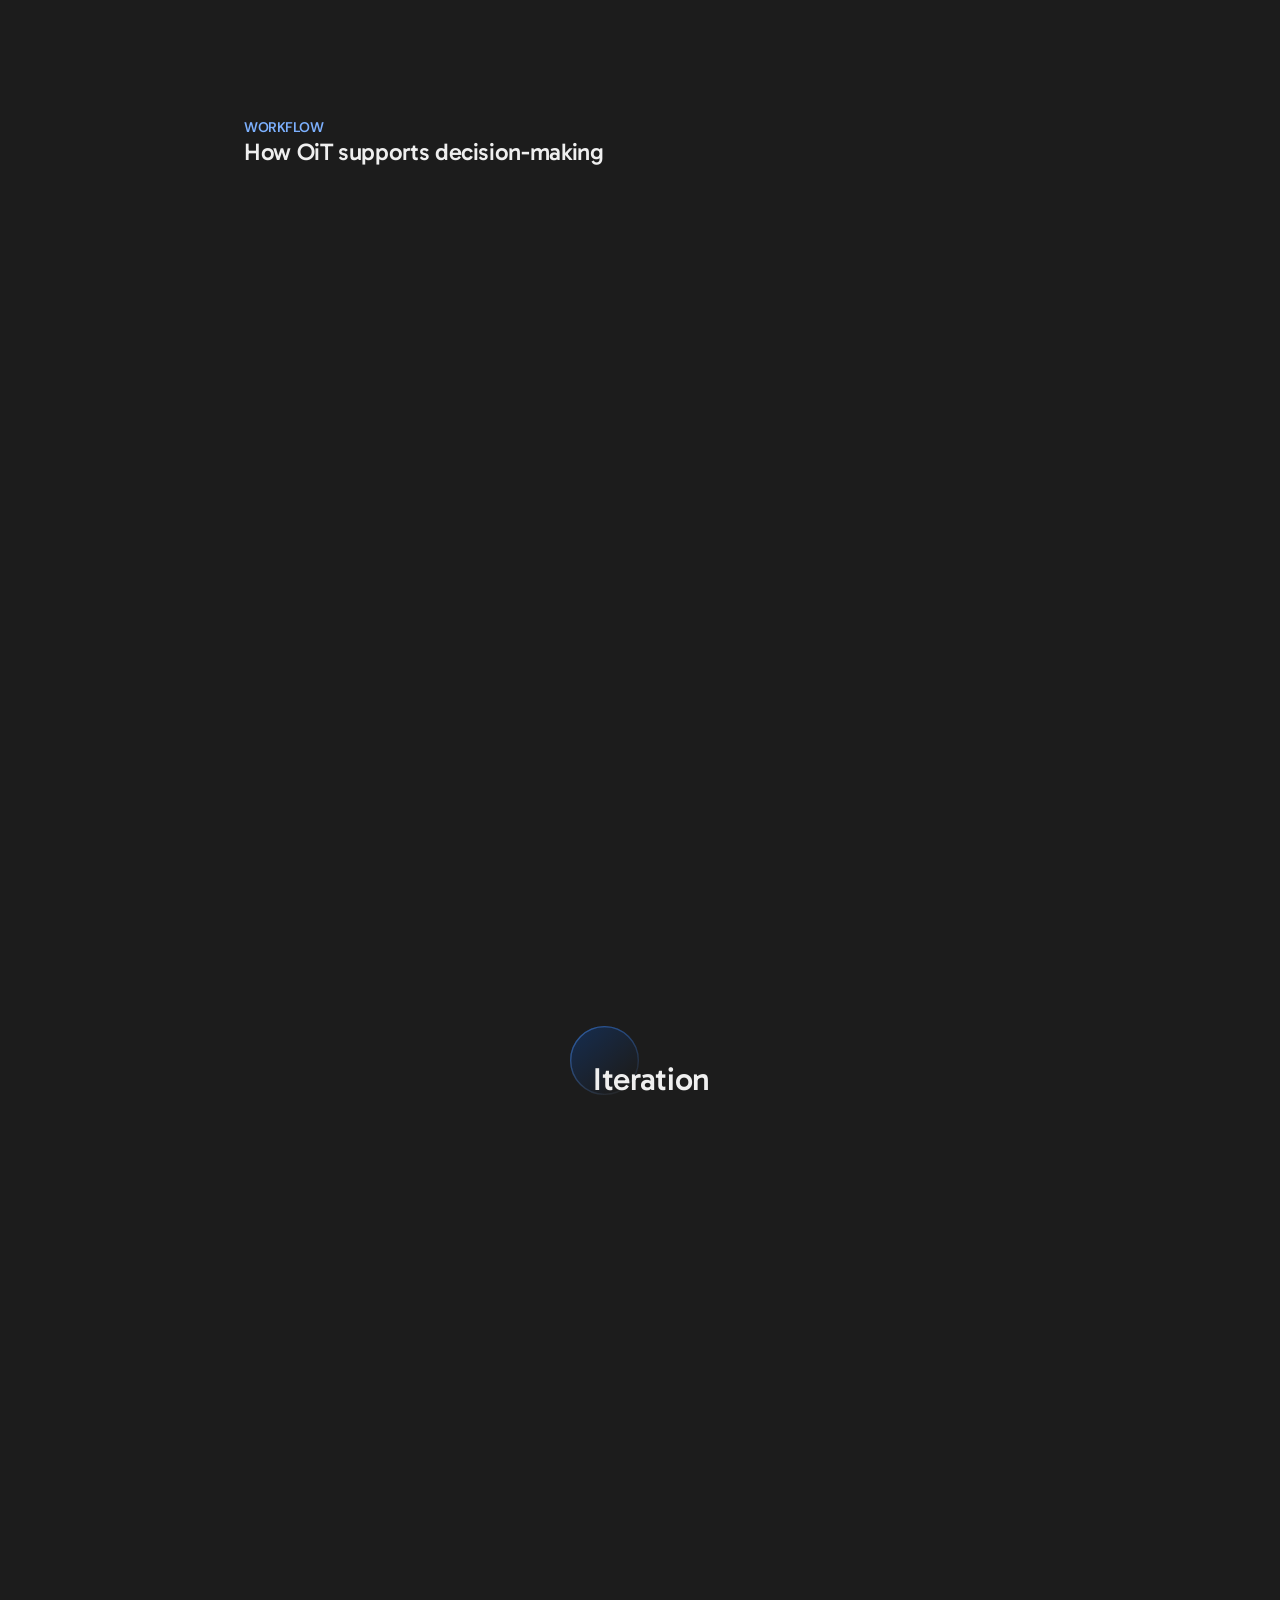
<file: oit.html>
<!doctype html>
<html lang="en">
<head>
<meta charset="utf-8">
<meta name="viewport" content="width=device-width, initial-scale=1, viewport-fit=cover">
<meta name="robots" content="noindex, nofollow, noarchive, nosnippet, noimageindex">
<meta name="robots" content="noai, noimageai">
<meta name="color-scheme" content="dark">
<title>OiT Vision AI — Inken</title>
<link rel="preconnect" href="https://fonts.googleapis.com">
<link rel="preconnect" href="https://fonts.gstatic.com" crossorigin>
<link rel="stylesheet" href="https://fonts.googleapis.com/css2?family=DM+Sans:opsz,wght@9..40,400;9..40,500;9..40,600;9..40,700&family=Gabarito:wght@500;600;700&family=Manrope:wght@700&display=swap">
<link rel="stylesheet" href="css/tokens.css">
<link rel="stylesheet" href="css/typography.css">
<style>
  /* =========================================================
     Project detail — Figma "做网页" 659:548 (1280 wide, always dark)
       ≥1240px  the Figma layout at its fixed sizes
       640–1239 fluid, same structure
       ≤760px   stacked; everything from "More Details" down is left out,
                the footer stays (same phone cut-off as the Mercury page)
     ========================================================= */
  :root {
    --accent: #7CB0FE;        /* Branding/blue2 */
    --ink: #EFEFEF;           /* titles */
    --sub: #777777;           /* labels and the copyright line */
    --body: #B1B1B1;          /* body copy */
    --page: var(--bg-dark);
    --video-bg: #1B1B1B;      /* the recordings' own background */
    --gutter: 40px;
  }
  * { box-sizing: border-box; }
  body {
    background: var(--page);
    color: var(--sub);
    overflow-x: clip;
    padding-top: env(safe-area-inset-top, 0px);
    padding-bottom: env(safe-area-inset-bottom, 0px);
  }
  img, video { display: block; max-width: 100%; }
  h1, h2, h3, p, dl, dd, figure { margin: 0; }
  /* phones never fetch the "More Details" images: their <picture> only has a real source above 760px */
  .details picture { display: contents; }
  .details source { display: none; }

  .page { display: flex; flex-direction: column; align-items: center; gap: 48px; }
  .page > * { width: 100%; }

  /* ---------- Text styles used across the page ---------- */
  .t3 {                      /* All/title3 */
    font-family: var(--font-display);
    font-size: var(--text-title3-size);
    line-height: var(--text-title3-lh);
    letter-spacing: -0.36px;
    font-weight: var(--weight-medium);
    color: var(--ink);
  }
  .t2 {                      /* All/title2 */
    font-family: var(--font-display);
    font-size: var(--text-title2-size);
    line-height: var(--text-title2-lh);
    letter-spacing: -0.32px;
    font-weight: var(--weight-medium);
    color: var(--ink);
  }
  .body {                    /* All/body */
    font-size: var(--text-body-size);
    line-height: var(--text-body-lh);
    letter-spacing: -0.48px;
    font-weight: var(--weight-regular);   /* All/body regular */
    color: var(--body);
  }
  .label {                   /* All/label1 */
    font-size: var(--text-label1-size);
    line-height: var(--text-label1-lh);
    font-weight: var(--weight-semibold);
    text-transform: uppercase;
  }

  /* Small heading over a block: blue label + title3 */
  .ptitle { display: flex; flex-direction: column; gap: 2px; }
  .ptitle .label { color: var(--accent); }

  /* Section heading: a glassy blue ring behind the start of the title */
  .ring-title { position: relative; align-self: center; width: auto; padding: 35px 0 0 23px; }
  .ring-title img { position: absolute; left: 0; top: 0; width: 69px; height: 69px; }
  .ring-title h2 { position: relative; white-space: nowrap; }

  /* ---------- Header ---------- */
  .header { display: flex; align-items: center; justify-content: center; gap: 40px; padding: 0 60px 0 120px; }
  .header__text { flex: none; width: 365px; display: flex; flex-direction: column; align-items: flex-start; gap: 12px; }
  .header__kicker {
    font-family: var(--font-display);
    font-size: 20px; line-height: 24px; letter-spacing: -0.4px;
    font-weight: var(--weight-medium);
    color: var(--accent);
  }
  .header h1 { width: 213px; height: 88px; }
  .header h1 img { width: 100%; height: 100%; }
  .header__sub { max-width: 351px; }
  .header__art { flex: 1 1 0; min-width: 0; aspect-ratio: 1920 / 1080; overflow: hidden; }
  .header__art img { width: 100%; height: 100%; object-fit: cover; }

  /* ---------- Context / domain ---------- */
  .facts { display: flex; gap: 110px; width: 792px; }
  .facts > div { flex: 1 1 0; min-width: 0; display: flex; flex-direction: column; gap: 4px; }


  /* ---------- Background / problem ---------- */
  .intro { display: flex; flex-direction: column; gap: 20px; width: 792px; }
  .intro__row { display: flex; align-items: center; gap: 24px; }
  .intro__row img { flex: none; width: 389px; height: auto; aspect-ratio: 389 / 223.816; object-fit: cover; }
  .intro__row img.round { border-radius: 12px; }
  .intro__row p { flex: 1 1 0; min-width: 0; }

  /* ---------- Solution ---------- */
  .sol-title { display: flex; flex-direction: column; align-items: center; gap: 12px; width: 1120px; max-width: calc(100% - 2 * var(--gutter)); }
  .sol-title__mark { display: flex; flex-direction: column; align-items: center; }
  .sol-title__mark img { width: 108px; height: 109px; }
  .sol-title__mark span { margin-top: -31px; color: var(--accent); }
  .sol-title h2 { max-width: 818px; text-align: center; }

  /* video (or image) on the left, 360px text on the right */
  .step { display: flex; align-items: center; justify-content: center; gap: 32px; width: 1044px; }
  .step__media { flex: none; width: 652px; }
  .step__text { flex: none; width: 360px; display: flex; flex-direction: column; gap: 8px; }
  .step__text .label { color: var(--accent); }
  .step__text img { width: 100%; height: auto; }
  .step__text img.fit { height: var(--h); object-fit: contain; }

  .screens { display: flex; align-items: center; gap: 60px; width: 1044px; }
  .screens > img:first-child { flex: 1 1 0; min-width: 0; height: auto; }
  .screens > img:last-child { flex: none; width: 347px; height: auto; }
  .full { width: 1044px; height: auto; }

  /* Video: the box takes the video's own aspect ratio (from its width/height
     attributes), so there are never bars around the picture */
  /* Edges: a playing video is drawn on its own layer, and while the page scrolls that
     layer lands on fractions of a pixel and shows a line along its edge. So the
     video is made 2px bigger than its box on every side and the box clips it: the
     layer's edges always sit outside what is visible. The trimmed strip is the
     recordings' own #1B1B1B border, so nothing visible is lost. The box is its own
     composited layer, so the clip moves with it while scrolling. */
  .vid { position: relative; overflow: hidden; background: var(--video-bg); transform: translateZ(0); }
  .vid video { width: calc(100% + 4px); max-width: none; height: auto; margin: -2px; object-fit: cover; background: var(--video-bg); }
  .vid__toggle {
    position: absolute;
    right: 12px;
    bottom: 12px;
    display: grid;
    place-items: center;
    width: 36px;
    height: 36px;
    padding: 0;
    border: 0;
    border-radius: 50%;
    background: rgba(239, 239, 239, .16);
    color: #fff;
    cursor: pointer;
    opacity: 0;
    transition: opacity .2s ease;
  }
  .vid__toggle svg { width: 14px; height: 14px; }
  .vid__toggle .i-play { display: none; }
  .vid.is-paused .vid__toggle .i-play { display: block; }
  .vid.is-paused .vid__toggle .i-pause { display: none; }
  /* shown on hover / keyboard focus, and always while paused */
  .vid:hover .vid__toggle, .vid__toggle:focus-visible, .vid.is-paused .vid__toggle { opacity: 1; }
  .vid__toggle:focus-visible { outline: 2px solid var(--accent); outline-offset: 3px; }
  /* touch: a 44px target around the 36px button */
  @media (pointer: coarse) {
    .vid__toggle::before { content: ""; position: absolute; inset: -4px; }
  }

  /* ---------- More details (desktop and tablet only) ---------- */
  .details { display: flex; flex-direction: column; align-items: center; gap: 48px; }
  .details > * { width: 792px; }
  .details > .ring-title { width: auto; }
  .details .block img, .details .final { width: 100%; height: auto; }
  .details .block { display: flex; flex-direction: column; gap: 20px; }
  .details .final { width: 100%; }

  /* ---------- Footer (Figma "thanks", dark) ---------- */
  .footer { display: flex; flex-direction: column; align-items: center; padding: 70px 24px 50px; }
  .thanks { display: flex; flex-direction: column; align-items: center; text-align: center; }
  .thanks__ring { width: 124px; height: 124px; margin-top: 7.6px; }
  .thanks__title { margin-top: -39px; text-wrap: balance; }
  .thanks__sub { margin-top: 10px; }
  .thanks__sub a { color: inherit; text-decoration: underline; text-underline-position: from-font; text-decoration-skip-ink: none; text-decoration-thickness: 1px; }
  .thanks__sub a:focus-visible { outline: 2px solid var(--accent); outline-offset: 2px; border-radius: 2px; }
  .footer__end { display: flex; flex-direction: column; align-items: center; gap: 8px; width: 100%; padding-top: 50px; }
  .footer__art { width: 100%; max-width: 1200px; height: auto; }
  .footer__copy {
    text-align: center; color: var(--sub);
    font-size: var(--text-label2-size); line-height: var(--text-label2-lh); letter-spacing: var(--text-label2-ls); font-weight: var(--weight-medium);
  }

  /* hover effects only where hovering exists */
  @media (hover: hover) and (pointer: fine) {
    .thanks__sub a:hover { color: var(--ink); }
  }

  /* =========================================================
     Tablet — fluid
     ========================================================= */
  @media (max-width: 1239px) {
    :root { --gutter: 30px; }
    .header { padding: 0 var(--gutter) 0 calc(var(--gutter) + 52px); gap: 32px; }
    .header__text { width: min(365px, 40%); }
    .facts, .intro, .step, .screens, .full, .details > * {
      width: calc(100% - 2 * var(--gutter)); max-width: 1044px;
    }
    .facts, .intro, .details > * { max-width: 792px; }
    .details > .ring-title { width: auto; }
    .facts { gap: 48px; }
    .step__media { flex: 1 1 0; min-width: 0; }
    .step__text { width: 300px; }
    .screens { gap: 32px; }
    .screens > img:last-child { width: 30%; }
    .intro__row img { width: 48%; }
  }

  /* =========================================================
     Phone — stacked; "More Details" and everything after it
     (up to the footer) is left out
     ========================================================= */
  @media (max-width: 760px) {
    :root { --gutter: 16px; }
    .page { gap: 40px; }
    /* art above the title, as on the other detail pages */
    .header { flex-direction: column-reverse; align-items: stretch; gap: 24px; padding: 6px var(--gutter) 0; }
    .header__art { flex: none; width: 100%; }
    .header__text { width: auto; }
    .header__kicker { font-size: 16px; line-height: 20px; }
    .header h1 { width: 170px; height: auto; aspect-ratio: 213 / 88; }
    .facts { flex-direction: column; gap: 16px; }
    .intro__row { flex-direction: column; align-items: stretch; gap: 16px; }
    .intro__row img { width: 100%; }
    .t2 { font-size: 24px; line-height: 28px; }
    .t3 { font-size: 20px; line-height: 24px; }
    .sol-title__mark img { width: 80px; height: 81px; }
    .sol-title__mark span { margin-top: -24px; }
    .step { flex-direction: column; align-items: stretch; gap: 16px; }
    /* stacked: size by content (flex: 1 1 0 would start at 0 height, and the video box clips) */
    .step__media { flex: none; width: 100%; }
    .step__text { width: auto; }
    .step__text img { max-width: 382px; }
    .screens { flex-direction: column; gap: 16px; }
    .screens > img:first-child { flex: none; width: 100%; }
    .screens > img:last-child { width: min(100%, 347px); }
    .details { display: none; }
    .footer { padding: 32px var(--gutter) 16px; }
    /* ring at half the desktop size, still tucked behind the top of the title */
    .thanks__ring { width: 62px; height: 62px; margin-top: 0; }
    .thanks__title { font-size: 24px; line-height: 28px; margin-top: -20px; }
    .thanks__sub { text-wrap: balance; }
    .footer__end { padding-top: 32px; }
    .footer__copy { font-size: var(--text-mobile-label1-size); line-height: var(--text-mobile-label1-lh); }
    .body { font-size: 15px; line-height: 21px; }
  }

  @media (prefers-reduced-motion: reduce) {
    .vid__toggle { transition: none; }
  }
</style>
</head>
<body>
<main class="page">

  <header class="header">
    <div class="header__text">
      <p class="header__kicker">Envisioning the future for AI</p>
      <h1><img src="assets/oit/logo.png" alt="OiT" width="808" height="332"></h1>
      <p class="body header__sub">A data visualization application that helps structural engineers make informed decisions among thousands of generated options.</p>
    </div>
    <div class="header__art"><img src="assets/oit/header.jpg" alt="OiT concept: glowing design seeds floating over a 3D map of generated options" width="3808" height="2088"></div>
  </header>

  <dl class="facts">
    <div><dt class="label">Context</dt><dd class="body">Solo passion project<br>Vision for the future of AI</dd></div>
    <div><dt class="label">Domain</dt><dd class="body">Generative design, Gen AI, Machine Learning, AEC, Architecture &amp; Engineering, Manufacturing</dd></div>
  </dl>

  <section class="intro" aria-labelledby="bg-title">
    <div class="ptitle">
      <p class="label">Background</p>
      <h2 class="t3" id="bg-title">Generative Design for Structural Engineers</h2>
    </div>
    <div class="intro__row">
      <img src="assets/oit/background.png" alt="Generative design software showing a grid of generated structural designs" width="690" height="397" loading="lazy">
      <p class="body">Generative design is an advanced design exploration process. Engineers input performance goals and constraints into the system, which then generates and evaluates numerous design alternatives.</p>
    </div>
  </section>

  <section class="intro" aria-labelledby="problem-title">
    <div class="ptitle">
      <p class="label">Problem</p>
      <h2 class="t3" id="problem-title">The intelligence system generated thousands of viable design options</h2>
    </div>
    <div class="intro__row">
      <img class="round" src="assets/oit/problem.png" alt="An engineer at a screen, overwhelmed by thousands of generated design options" width="772" height="436" loading="lazy">
      <p class="body">While technically optimized, the sheer volume of objective solutions makes comparison and decision-making difficult. How might we introduce subjective guidance to help engineers efficiently navigate and select from these options?</p>
    </div>
  </section>

  <div class="sol-title">
    <p class="sol-title__mark"><img src="assets/oit/ring-solution.svg" alt=""><span class="t2">SOLUTION</span></p>
    <h2 class="t2">OiT, a multi-dimensional dashboard that helps decision-making from thousands of generated options.</h2>
  </div>

  <section class="step" aria-labelledby="step1">
    <figure class="vid step__media">
      <video muted playsinline loop preload="metadata" width="774" height="566" aria-label="Screen recording: uploading the requirement documents">
        <source data-src="assets/oit/upload.mp4" type="video/mp4">
      </video>
    </figure>
    <div class="step__text">
      <p class="label">Step 1</p>
      <h3 class="t3" id="step1">Requirements clarification</h3>
      <p class="body">The system automatically analyzes the requirements document to extract key metrics. Users can then adjust and prioritize these criteria, enabling the generation of design seeds based on defined requirements.</p>
      <img src="assets/oit/step1.png" alt="Sliders for each extracted metric, with a priority set on each" width="382" height="215" loading="lazy">
    </div>
  </section>

  <section class="step" aria-labelledby="step2">
    <figure class="vid step__media">
      <video muted playsinline loop preload="metadata" width="774" height="566" aria-label="Screen recording: zooming into the map of generated design seeds to check one">
        <source data-src="assets/oit/zoom-check.mp4" type="video/mp4">
      </video>
    </figure>
    <div class="step__text">
      <p class="label">Step 2</p>
      <h3 class="t3" id="step2">Generated design options</h3>
      <p class="body">An interactive data visualization displaying iteration results, data flow, and the full set of generated design options.</p>
      <img src="assets/oit/step2.jpg" alt="Actions on a design seed: check group details and design seeds, or change range data for each group" width="1191" height="789" loading="lazy">
    </div>
  </section>

  <div class="screens">
    <img src="assets/oit/homepage.jpg" alt="The OiT home screen on a tablet: design seeds grouped by region on a 3D map" width="1432" height="860" loading="lazy">
    <img src="assets/oit/homepage-legend.png" alt="Callouts: toolbar, design ranking, design seeds model view, seeds region data chart, and generate a new round of iteration" width="710" height="790" loading="lazy">
  </div>
  <img class="full" src="assets/oit/region-detail.jpg" alt="How the map reads: region sequence, highest ranking in the region and iteration sequence, with legends for seeds, ranking and iteration frequency" width="2340" height="1720" loading="lazy">
  <img class="full" src="assets/oit/data-detail.jpg" alt="3D view of the map: design seeds, region groups, highest ranking in the region, data communication and iteration sequence" width="2340" height="1486" loading="lazy">

  <section class="step" aria-labelledby="step3">
    <figure class="vid step__media">
      <video muted playsinline loop preload="metadata" width="774" height="566" aria-label="Screen recording: checking a design seed in the 3D view">
        <source data-src="assets/oit/3d-view.mp4" type="video/mp4">
      </video>
    </figure>
    <div class="step__text">
      <p class="label">Step 3</p>
      <h3 class="t3" id="step3">Objective filtering based on design metrics</h3>
      <p class="body">Review detailed information for each design seed, then filter and select those that fall within the defined requirement range.</p>
      <img class="fit" style="--h: 215px" src="assets/oit/step3.png" alt="Filter panel with a range for each design metric" width="382" height="215" loading="lazy">
    </div>
  </section>

  <section class="step" aria-labelledby="step4">
    <figure class="vid step__media">
      <video muted playsinline loop preload="metadata" width="774" height="566" aria-label="Screen recording: picking preferred seeds and generating a new iteration">
        <source data-src="assets/oit/iterate.mp4" type="video/mp4">
      </video>
    </figure>
    <div class="step__text">
      <p class="label">Step 4</p>
      <h3 class="t3" id="step4">Subjective decision based on generative iteration</h3>
      <p class="body">Based on user-selected seeds, the system initiates a new iteration cycle to generate results that better align with subjective preferences.</p>
      <img class="fit" style="--h: 133px" src="assets/oit/step4.jpg" alt="Selected preferred seeds, then generate new iteration, then compare design seeds" width="794" height="188" loading="lazy">
    </div>
  </section>

  <section class="step" aria-labelledby="step5">
    <figure class="vid step__media">
      <video muted playsinline loop preload="metadata" width="774" height="566" aria-label="Screen recording: comparing the shortlisted design seeds side by side">
        <source data-src="assets/oit/compare.mp4" type="video/mp4">
      </video>
    </figure>
    <div class="step__text">
      <p class="label">Step 5</p>
      <h3 class="t3" id="step5">Compare among the selected seeds to identify the most suitable option</h3>
      <p class="body">After narrowing choices through objective filtering and iterative refinement, the shortlisted designs are reviewed and evaluated to support a final selection, or initiate a new iteration cycle.</p>
    </div>
  </section>

  <div class="details">
    <div class="ring-title"><img src="assets/oit/ring-small.svg" alt=""><h2 class="t2">More Details</h2></div>

    <section class="block" aria-labelledby="journey-title">
      <div class="ptitle">
        <p class="label">Journey map</p>
        <h3 class="t3" id="journey-title">How do structural engineers make decisions from thousands of generated options?</h3>
      </div>
      <picture><source media="(min-width: 761px)" srcset="assets/oit/journey.png"><img src="[data-uri]" alt="Journey map: from the problem definition through the generated options to the final pick, with objectives and pain points at each stage" width="2340" height="1238" loading="lazy"></picture>
    </section>

    <section class="block" aria-labelledby="flow-title">
      <div class="ptitle">
        <p class="label">Workflow</p>
        <h3 class="t3" id="flow-title">How OiT supports decision-making</h3>
      </div>
      <picture><source media="(min-width: 761px)" srcset="assets/oit/workflow.png"><img src="[data-uri]" alt="Workflow: requirements go in, OiT generates and groups design seeds, and the engineer filters, iterates and compares" width="3648" height="1206" loading="lazy"></picture>
    </section>

    <div class="ring-title"><img src="assets/oit/ring-small.svg" alt=""><h2 class="t2">Iteration</h2></div>

    <section class="block" aria-label="Iteration">
      <picture><source media="(min-width: 761px)" srcset="assets/oit/info-arch.png"><img src="[data-uri]" alt="Information architecture sketches: requirement analysis, homepage and design seeds" width="2340" height="808" loading="lazy"></picture>
      <picture><source media="(min-width: 761px)" srcset="assets/oit/iteration.png"><img src="[data-uri]" alt="Visualization explorations: bar chart, relationship diagram and tree diagram" width="2340" height="1010" loading="lazy"></picture>
    </section>

    <div class="ring-title"><img src="assets/oit/ring-small.svg" alt=""><h2 class="t2">Final Visuals</h2></div>

    <picture><source media="(min-width: 761px)" srcset="assets/oit/final.jpg"><img class="final" src="[data-uri]" alt="Final visuals: OiT screens on tablets laid out in a grid" width="2568" height="1018" loading="lazy"></picture>
  </div>

  <footer class="footer">
    <div class="thanks">
      <img class="thanks__ring" src="assets/oit/ring-thanks.svg" alt="" width="124" height="124" loading="lazy">
      <p class="t2 thanks__title">Interested in the story behind it?</p>
      <p class="body thanks__sub">For more information, please feel free to <a href="https://www.linkedin.com/in/iz-ux/" target="_blank" rel="noopener">contact me</a> for a chat : )</p>
    </div>
    <div class="footer__end">
      <img class="footer__art" src="assets/oit/illustration.png" alt="" width="2952" height="405" loading="lazy">
      <p class="footer__copy">© 2027 Inken Zhou. All rights reserved. All images, videos and illustrations on this site were created by Inken.</p>
    </div>
  </footer>

</main>

<script>
// Videos: muted loops that play while at least half on screen and pause when
// scrolled away. The file is only fetched once the video gets near the screen.
// With reduced motion, or when the browser refuses autoplay (e.g. iOS Low Power
// Mode), the video waits with a play button instead.
(() => {
  const reduce = matchMedia("(prefers-reduced-motion: reduce)").matches;
  const PLAY = '<svg class="i-play" viewBox="0 0 14 14" aria-hidden="true"><path d="M3 1.5v11l9-5.5z" fill="currentColor"/></svg>';
  const PAUSE = '<svg class="i-pause" viewBox="0 0 14 14" aria-hidden="true"><path d="M3 1.5h3v11H3zM8 1.5h3v11H8z" fill="currentColor"/></svg>';

  document.querySelectorAll(".vid").forEach(fig => {
    const video = fig.querySelector("video");
    const source = video.querySelector("source[data-src]");
    const button = document.createElement("button");
    button.type = "button";
    button.className = "vid__toggle";
    button.innerHTML = PLAY + PAUSE;
    fig.appendChild(button);

    let inView = false, userPaused = reduce;
    const load = () => {
      if (!source.dataset.src) return;
      source.src = source.dataset.src;
      delete source.dataset.src;
      video.load();
    };
    const setPaused = paused => {
      fig.classList.toggle("is-paused", paused);
      button.setAttribute("aria-label", paused ? "Play video" : "Pause video");
    };
    const play = () => { load(); video.play().then(() => setPaused(false), () => setPaused(true)); };
    const pause = () => { video.pause(); setPaused(true); };
    setPaused(true);

    button.addEventListener("click", () => {
      if (video.paused) { userPaused = false; play(); }
      else { userPaused = true; pause(); }
    });

    // fetch a screen ahead, so playback can start as soon as it is in view
    new IntersectionObserver(([e]) => { if (e.isIntersecting) load(); }, { rootMargin: "100% 0px" }).observe(fig);
    new IntersectionObserver(([e]) => {
      inView = e.isIntersecting;
      if (inView && !userPaused) play();
      else if (!inView && !video.paused) { video.pause(); setPaused(true); }
    }, { threshold: 0.5 }).observe(fig);
  });
})();
</script>
</body>
</html>
</file>
<file: css/tokens.css>
/* =========================================================
   Portfolio Design System — tokens
   Source: Figma "My design system" (Font frame 1:662, Color frame 1:884)
   ========================================================= */

/* Fonts (DM Sans, Gabarito, Manrope, Poppins) are loaded by a <link> in each page's <head>,
   not @import here, so the browser can fetch them without waiting for this file. */

:root {
  /* ---------- Fonts ---------- */
  --font-sans:    "DM Sans", system-ui, -apple-system, "Segoe UI", sans-serif; /* body, labels */
  --font-display: "Gabarito", var(--font-sans);                                /* deco1–3, title1–3, title5 */
  --font-cta:     "Manrope", var(--font-sans);                                /* buttons */
  --font-submark: "Poppins", var(--font-sans);                                /* section labels (Web-submark) */

  /* ---------- Foreground ---------- */
  --fg-header:     #292424; /* Headers   · Figma: Foreground/primary */
  --fg-stroke:     #3A3232; /* Stroke    · Figma: Foreground/secondary-illustration */
  --fg-subheader:  #595454; /* Subheader · Figma: Foreground/third */
  --fg-body:       #696969; /* Body      · Figma: Foreground/body */
  --fg-subtitle:   #777777; /* Subtitle */
  --fg-notes:      #969592; /* Notes */
  --fg-g1:         #181818; /* Section headings on color sheet · Figma: g1 */

  /* ---------- Background ---------- */
  --bg-white:       #FFFFFF; /* White */
  --bg-detail:      #F5F5F5; /* Detail page backfill · Figma: Background/project */
  --bg-main:        #EFEFEF; /* Main page backfill */
  --bg-secondary:   #E5E5E5; /* Secondary section */
  --bg-enhance:     #CBCBCB; /* Enhancement part     · Figma: Background/third */
  --bg-dark:        var(--bg-dark-primary);   /* alias, kept for existing pages */
  --background-dark: var(--bg-dark-secondary); /* alias, kept for existing pages */

  /* ---------- Foreground-dark (Figma) ---------- */
  --fg-dark-primary:  #F5F5F5; /* dark-primary: headings/text on dark pages */
  --fg-dark-body:     #B1B1B1; /* dark-body: body text on dark pages */

  /* ---------- Background-dark (Figma) ---------- */
  --bg-dark-primary:   #1C1C1C; /* Dark-primary: main page BG for dark page */
  --bg-dark-secondary: #353535; /* Dark-secondary: cards / surfaces on dark pages */

  /* ---------- Branding / highlight ---------- */
  --brand-yellow-1: #FFD900; /* Yellow decoration · Figma: Branding/main */
  --brand-yellow-2: #E6BC12;
  --brand-orange-1: #E9641B; /* Figma: Branding/orange main */
  --brand-orange-2: #FF8D4E;
  --brand-blue-1:   #4B5DFF;
  --brand-blue-2:   #7CB0FE;
  --brand-yahoo-1:  #7D2EFF; /* Figma: Branding/purple 1 */
  --brand-dark:     #DCCCFF; /* Brand purple on dark pages */
  --brand-siemens-1:#009A9F;

  /* ---------- Type scale (Figma text styles "All/*") ---------- */
  /* Figma letter-spacing % → em (e.g. -3% = -0.03em)              */
  --text-deco1-size: 128px;    --text-deco1-lh: 100px;    --text-deco1-ls: -0.03em;
  --text-deco2-size: 96px;     --text-deco2-lh: 100px;    --text-deco2-ls: -0.03em;
  --text-deco3-size: 64px;     --text-deco3-lh: 100px;    --text-deco3-ls: 0;
  --text-title1-size: 40px;    --text-title1-lh: 46px;    --text-title1-ls: -0.01em;
  --text-title2-size: 32px;    --text-title2-lh: 36px;    --text-title2-ls: -0.01em;
  --text-title3-size: 24px;    --text-title3-lh: 28px;    --text-title3-ls: -0.015em;
  --text-title4-size: 20px;    --text-title4-lh: 24px;    --text-title4-ls: -0.02em;
  --text-title5-size: 18px;    --text-title5-lh: 24px;    --text-title5-ls: -0.03em;
  --text-headline-size: 18px;  --text-headline-lh: 24px;  --text-headline-ls: -0.03em;
  --text-body-size: 16px;      --text-body-lh: 22px;      --text-body-ls: -0.03em;
  --text-body-regular-size: 16px; --text-body-regular-lh: 22px; --text-body-regular-ls: -0.03em; /* body at 400, for long grey text */
  --text-paragraph-size: 16px; --text-paragraph-lh: 22px; --text-paragraph-ls: -0.03em;
  --text-label1-size: 14px;    --text-label1-lh: 18px;    --text-label1-ls: 0;
  --text-label2-size: 14px;    --text-label2-lh: 18px;    --text-label2-ls: -0.02em;
  --text-mobile-body-size: 14px;   --text-mobile-body-lh: 18px;   --text-mobile-body-ls: -0.02em;
  --text-cta-size: 18px;           --text-cta-lh: 24px;           --text-cta-ls: 0.012em; /* Figma: Web-context big (Bold) */
  --text-mobile-label1-size: 13px; --text-mobile-label1-lh: 18px; --text-mobile-label1-ls: 0;
  --text-submark-size: 16px;       --text-submark-lh: normal;     --text-submark-ls: normal; /* Figma: Web-submark */

  --weight-regular: 400;
  --weight-medium: 500;
  --weight-semibold: 600;
  --weight-bold: 700;

  /* ---------- Semantic aliases ---------- */
  --color-text:        var(--fg-header);
  --color-text-strong: var(--fg-stroke);
  --color-text-sub:    var(--fg-subheader);
  --color-text-body:   var(--fg-body);      /* #696969: 4.8:1 on --bg-main, 5.0:1 on --bg-detail */
  --color-text-muted:  var(--fg-subtitle);
  --color-border:      var(--bg-enhance);
  --color-page:        var(--bg-detail);
  --color-surface:     var(--bg-white);
  --color-accent:      var(--brand-yellow-1);
  --color-accent-alt:  var(--brand-blue-1);    /* numbers (deco3) */
  --btn-slab-color:    var(--brand-orange-1);  /* button shadow slab */
  --btn-slab-hover:    #AC4A14;                /* orange + 26% black overlay */
}

/* Dark page variant: add data-theme="dark" to <html> or any section */
[data-theme="dark"] {
  --color-text:        var(--fg-dark-primary);
  --color-text-strong: #EFEFEF;
  --color-text-sub:    #CBCBCB;
  --color-text-body:   var(--fg-dark-body);
  --color-text-muted:  #969592;
  --color-border:      #3A3232;
  --color-page:        var(--bg-dark-primary);
  --color-surface:     #292424;
}
</file>
<file: css/typography.css>
/* =========================================================
   Typography styles — one class per Figma text style (All/*)
   ========================================================= */

body {
  margin: 0;
  font-family: var(--font-sans);
  font-size: var(--text-paragraph-size);
  line-height: var(--text-paragraph-lh);
  letter-spacing: var(--text-paragraph-ls);
  color: var(--color-text);
  background: var(--color-page);
  font-variation-settings: "opsz" 14;
  -webkit-font-smoothing: antialiased;
}

/* All/Deco1 — decoration on home page */
.t-deco1 {
  font-family: var(--font-display);
  font-size: var(--text-deco1-size);
  line-height: var(--text-deco1-lh);
  letter-spacing: var(--text-deco1-ls);
  font-weight: var(--weight-bold);
  text-transform: uppercase;
  color: var(--color-accent);
}

/* All/Deco2 — decoration on home page for project */
.t-deco2 {
  font-family: var(--font-display);
  font-size: var(--text-deco2-size);
  line-height: var(--text-deco2-lh);
  letter-spacing: var(--text-deco2-ls);
  font-weight: var(--weight-bold);
  text-transform: uppercase;
  color: var(--color-accent);
}

/* All/Deco3 — numbers */
.t-deco3 {
  font-family: var(--font-display);
  font-size: var(--text-deco3-size);
  line-height: var(--text-deco3-lh);
  letter-spacing: var(--text-deco3-ls);
  font-weight: var(--weight-bold);
  color: var(--color-accent-alt);
}

/* All/title1 — biggest text on pre/project thumb */
.t-title1 {
  font-family: var(--font-display);
  font-size: var(--text-title1-size);
  line-height: var(--text-title1-lh);
  letter-spacing: var(--text-title1-ls);
  font-weight: var(--weight-medium);
  color: var(--color-text);
}

/* All/title2 — detail title on project page */
.t-title2 {
  font-family: var(--font-display);
  font-size: var(--text-title2-size);
  line-height: var(--text-title2-lh);
  letter-spacing: var(--text-title2-ls);
  font-weight: var(--weight-medium);
  color: var(--color-text);
}

/* All/title3 — homepage title */
.t-title3 {
  font-family: var(--font-display);
  font-size: var(--text-title3-size);
  line-height: var(--text-title3-lh);
  letter-spacing: var(--text-title3-ls);
  font-weight: var(--weight-medium);
  color: var(--color-text);
}

/* All/title4 */
.t-title4 {
  font-size: var(--text-title4-size);
  line-height: var(--text-title4-lh);
  letter-spacing: var(--text-title4-ls);
  font-weight: var(--weight-medium);
  color: var(--color-text);
}

/* title5 (local style in Figma) */
.t-title5 {
  font-family: var(--font-display);
  font-size: var(--text-title5-size);
  line-height: var(--text-title5-lh);
  letter-spacing: var(--text-title5-ls);
  font-weight: var(--weight-medium);
  color: var(--color-text);
}

/* All/Headline */
.t-headline {
  font-size: var(--text-headline-size);
  line-height: var(--text-headline-lh);
  letter-spacing: var(--text-headline-ls);
  font-weight: var(--weight-medium);
  color: var(--color-text-sub);
}

/* All/body */
.t-body {
  font-size: var(--text-body-size);
  line-height: var(--text-body-lh);
  letter-spacing: var(--text-body-ls);
  font-weight: var(--weight-medium);
  color: var(--color-text-body);
}

/* All/body regular — body at 400 for longer grey text (lists, captions under stats) */
.t-body-regular {
  font-size: var(--text-body-regular-size);
  line-height: var(--text-body-regular-lh);
  letter-spacing: var(--text-body-regular-ls);
  font-weight: var(--weight-regular);
  color: var(--color-text-body);
}

/* Web/Paragraph */
.t-paragraph {
  font-size: var(--text-paragraph-size);
  line-height: var(--text-paragraph-lh);
  letter-spacing: var(--text-paragraph-ls);
  font-weight: var(--weight-regular);
  color: var(--color-text);
}

/* All/label1 */
.t-label1 {
  font-size: var(--text-label1-size);
  line-height: var(--text-label1-lh);
  letter-spacing: var(--text-label1-ls);
  font-weight: var(--weight-semibold);
  text-transform: uppercase;
  color: var(--color-text-body);
}

/* All/label2 */
.t-label2 {
  font-size: var(--text-label2-size);
  line-height: var(--text-label2-lh);
  letter-spacing: var(--text-label2-ls);
  font-weight: var(--weight-medium);
  color: var(--color-text-body);
}

/* All/mobile body */
.t-mobile-body {
  font-size: var(--text-mobile-body-size);
  line-height: var(--text-mobile-body-lh);
  letter-spacing: var(--text-mobile-body-ls);
  font-weight: var(--weight-medium);
  color: var(--color-text-body);
}

/* All/mobile label1 */
.t-mobile-label1 {
  font-size: var(--text-mobile-label1-size);
  line-height: var(--text-mobile-label1-lh);
  letter-spacing: var(--text-mobile-label1-ls);
  font-weight: var(--weight-semibold);
  text-transform: uppercase;
  color: var(--color-text-body);
}

/* Web/submark — section labels ("The challenge", "Solution") */
.t-submark {
  font-family: var(--font-submark);
  font-size: var(--text-submark-size);
  line-height: var(--text-submark-lh);
  letter-spacing: var(--text-submark-ls);
  font-weight: var(--weight-medium);
  text-transform: uppercase;
  color: var(--color-text-muted);
}
</file>
<file: css/buttons.css>
/* =========================================================
   Button — CTA (Figma: button frame 12:2, "enhanced CTA" / "Back")
   Pill with a 3px dark stroke sitting on an orange "shadow" slab.
   Hover lifts the pill 5px and darkens the slab; click fills it with --bg-main.

   <a class="btn" href="#">Check more <svg class="btn__icon">…</svg></a>
   <a class="btn btn--sm" href="#">More <svg class="btn__icon">…</svg></a>
   ========================================================= */

.btn {
  --btn-lift: 0px;          /* pill offset from rest position */
  --btn-depth: 6px;         /* visible slab below the pill */
  --btn-slab: var(--btn-slab-color);

  display: inline-flex;
  align-items: center;
  justify-content: center;
  gap: 8px;
  box-sizing: border-box;
  height: 56px;
  padding: 13px 31px;       /* Figma 16/34 with a 3px inside stroke */
  border: 3px solid var(--fg-stroke);
  border-radius: 50px;
  background: var(--bg-white);
  color: var(--fg-header);
  font-family: var(--font-cta);
  font-size: var(--text-cta-size);
  line-height: var(--text-cta-lh);
  letter-spacing: var(--text-cta-ls);
  font-weight: var(--weight-bold);
  text-decoration: none;
  white-space: nowrap;
  cursor: pointer;
  /* slab = orange fill (inset 3px) over a dark outline, same width as the pill */
  box-shadow:
    0 var(--btn-depth) 0 -3px var(--btn-slab),
    0 var(--btn-depth) 0 0 var(--fg-stroke);
  transform: translateY(var(--btn-lift));
  transition: transform .15s ease, box-shadow .15s ease, background-color .1s ease;
}

/* Small — Figma "default more button" (21:50): 48px tall, padding 12/24 */
.btn--sm {
  height: 48px;
  padding: 9px 21px;        /* Figma 12/24 with a 3px inside stroke */
}

.btn:hover {
  --btn-lift: -5px;
  --btn-depth: 11px;
  --btn-slab: var(--btn-slab-hover);
}

.btn:active {
  background: var(--bg-main);
}

.btn:focus-visible {
  outline: 2px solid var(--brand-blue-1);
  outline-offset: 4px;
}

.btn__icon {
  width: 24px;
  height: 24px;
  flex-shrink: 0;
  color: var(--fg-stroke);
}
</file>
